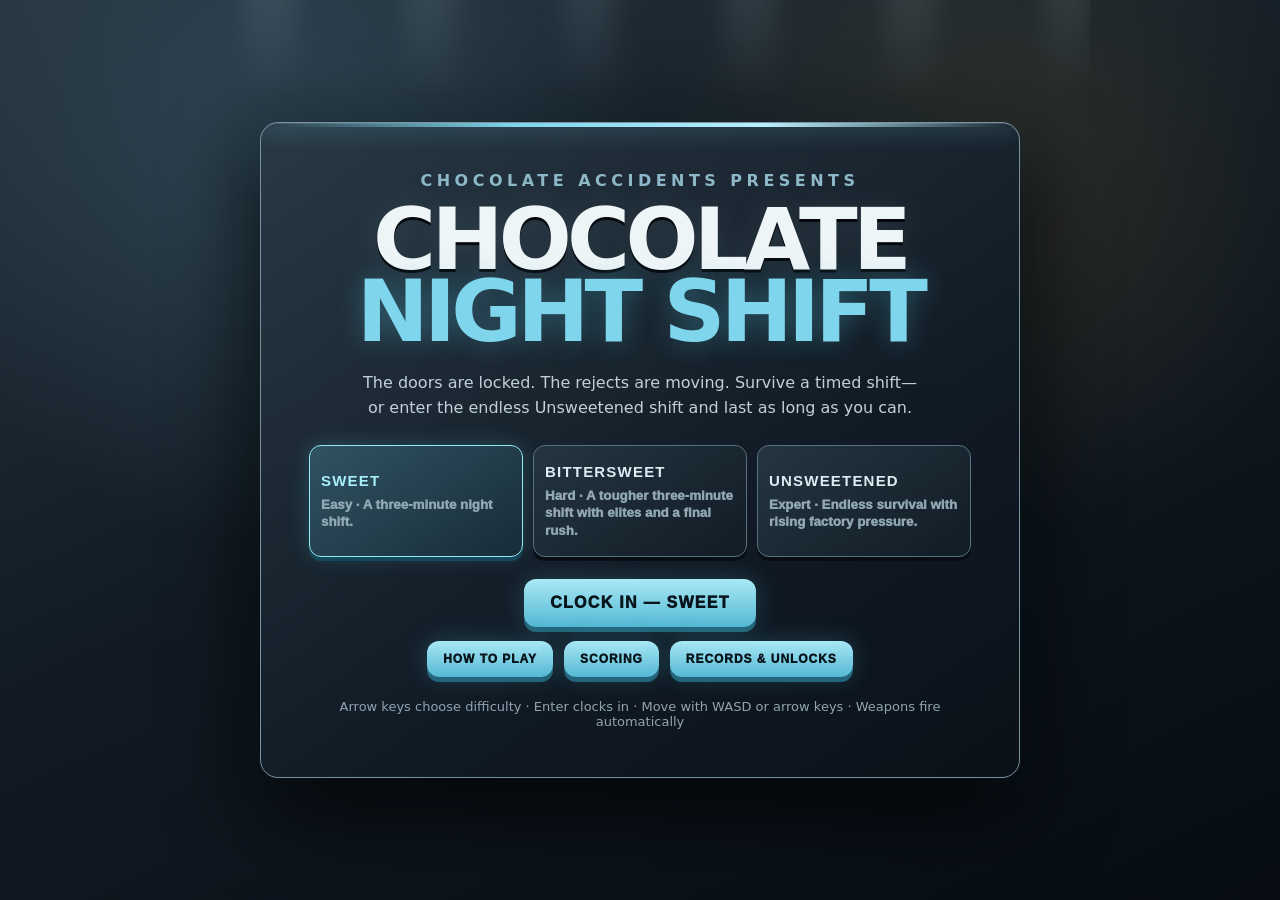
<file: minigames/chocolate-night-shift/index.html>
<!doctype html>
<html lang="en">
<head>
  <meta charset="utf-8" />
  <meta name="viewport" content="width=device-width,initial-scale=1,maximum-scale=1,user-scalable=no" />
  <title>Chocolate Night Shift</title>
  <style>
    :root{--cream:#f7e8c9;--amber:#ffb229;--red:#bd3939;--brown:#2a1415;--panel:#261719e8;--cyan:#33d8df;--magenta:#ec4d9d;--yellow:#ffd84a}
    *{box-sizing:border-box}html,body{width:100%;height:100%;margin:0;overflow:hidden;background:#120b0d;color:var(--cream);font-family:Inter,ui-sans-serif,system-ui,sans-serif;touch-action:none}
    canvas{display:block;width:100%;height:100%;background:#1a1114}
    #hud{position:fixed;inset:0;pointer-events:none;padding:14px;display:grid;grid-template-columns:1fr auto 1fr;align-items:start;text-shadow:0 2px 3px #000}
    .brand{font-weight:950;text-transform:uppercase;letter-spacing:.08em;font-size:clamp(14px,2vw,22px)}.brand small{display:block;color:var(--amber);font-size:.55em;letter-spacing:.26em}.score-panel{margin-top:10px;padding:8px 10px;width:max-content;min-width:155px;background:#07111ad9;border:1px solid #52717e;border-radius:8px;text-shadow:none}.score-line{display:flex;justify-content:space-between;gap:16px;color:#a9eef9;font:900 13px/1 ui-monospace,monospace}.score-line b{color:#fff;font-size:16px}.quota-line{margin-top:7px;color:#9dafb8;font:800 9px/1.2 ui-monospace,monospace;letter-spacing:.04em}.quota-line.met{color:#82e8a0}.quota-progress{height:4px;margin-top:4px;border-radius:4px;background:#18313d;overflow:hidden}.quota-progress i{display:block;height:100%;width:0;background:#65d5e8;transition:width .2s}
    #timer{font:900 clamp(22px,4vw,38px)/1 ui-monospace,monospace;background:#1a0f11cc;border:1px solid #805148;padding:9px 15px;border-radius:12px}
    #chainHud{position:fixed;left:50%;top:72px;transform:translateX(-50%);z-index:4;width:min(290px,70vw);pointer-events:none;text-align:center;text-transform:uppercase;text-shadow:0 3px 12px #000}.chain-count{font-weight:950;font-size:clamp(18px,3vw,28px);letter-spacing:.08em;color:#89e8f5}.chain-multiplier{display:inline-block;margin-top:3px;padding:4px 9px;border:1px solid #5cb7c8;border-radius:999px;background:#07131cdb;color:#a9eff8;font:900 12px/1 ui-monospace,monospace}.chain-timer{height:6px;margin-top:7px;border:1px solid #5c7884;border-radius:7px;background:#07131c;overflow:hidden}.chain-timer i{display:block;height:100%;width:100%;background:#66dbea;transition:width .08s linear}.chain-warm .chain-count,.chain-warm .chain-multiplier{color:#ffe17a}.chain-warm .chain-timer i{background:#f2ce54}.chain-hot .chain-count,.chain-hot .chain-multiplier{color:#ffbd61}.chain-hot .chain-timer i{background:#f49a3f}.chain-max .chain-count,.chain-max .chain-multiplier{color:#ff78c3}.chain-max .chain-timer i{background:linear-gradient(90deg,#ff66bd,#62e4f1)}
    #effectHud{position:fixed;z-index:4;top:122px;right:18px;padding:8px 12px;border:1px solid #d9b84e;border-radius:9px;background:#09141de8;color:#ffe582;font:900 12px/1 system-ui;text-transform:uppercase;box-shadow:0 0 16px #e4bd4238}
    #pickupFeed{position:fixed;z-index:4;top:164px;right:18px;width:min(250px,42vw);display:flex;flex-direction:column;gap:7px;pointer-events:none}.pickup-note{display:grid;grid-template-columns:42px 1fr;align-items:center;gap:8px;min-height:48px;padding:4px 10px 4px 5px;border:1px solid #56717e;border-radius:10px;background:#07131ceb;box-shadow:0 5px 18px #0009;animation:pickupIn .18s ease-out,pickupOut .35s 3.45s forwards}.pickup-note img{width:42px;height:42px;object-fit:contain}.pickup-note b{display:block;color:#f2fbfd;font-size:11px;text-transform:uppercase;letter-spacing:.04em}.pickup-note small{display:block;color:#b9cbd2;font-size:10px;line-height:1.25}@keyframes pickupIn{from{opacity:0;transform:translateX(25px)}to{opacity:1;transform:none}}@keyframes pickupOut{to{opacity:0;transform:translateX(18px)}}
    #stats{justify-self:end;text-align:right;font-weight:800}.meter{margin:6px 0 9px}.meter-label{display:flex;justify-content:space-between;align-items:center;gap:14px;font-size:10px;letter-spacing:.13em;text-transform:uppercase;margin-bottom:3px}.meter-label b{font-size:11px}.meter-label span:last-child{font:800 10px/1 ui-monospace,monospace;letter-spacing:.03em}.bar{width:min(30vw,260px);overflow:hidden}.fill{height:100%;transition:width .2s}.health-meter .meter-label{color:#ffd8d8}.health-meter .bar{height:16px;border:2px solid #ffd3d7;background:#310d15;border-radius:5px;box-shadow:0 0 0 1px #691d2a,0 2px 8px #000b}.hp{background:repeating-linear-gradient(135deg,#bd263d 0 10px,#ec5362 10px 20px);box-shadow:inset 0 1px #ffb3b8}.xp-meter .meter-label{color:#a9f4ff}.xp-meter .bar{height:10px;border:1px solid #a9f4ff;background:#071e2a;border-radius:10px;box-shadow:0 0 0 1px #1c6f82,0 0 10px #35d6ed33}.xp{background:linear-gradient(90deg,#1fb8d0,#74ecff);box-shadow:0 0 10px #62eaff}
    #start,#level,#end,#pauseMenu{position:fixed;inset:0;display:flex;align-items:center;justify-content:center;background:radial-gradient(circle at 50% 35%,#632b27dd,#110a0df5);padding:20px;z-index:5}
    .cardbox{width:min(760px,100%);border:1px solid #a27055;background:linear-gradient(145deg,#32191cf3,#180e11f8);border-radius:24px;padding:clamp(22px,5vw,48px);box-shadow:0 20px 80px #000b,inset 0 1px #ffffff18;text-align:center}
    #start{isolation:isolate;overflow:hidden;background:radial-gradient(circle at 22% 18%,#4f7f9638 0 8%,transparent 31%),radial-gradient(circle at 78% 20%,#8e723128 0 7%,transparent 29%),linear-gradient(155deg,#26343f 0%,#111a23 48%,#070c13 100%)}
    #start::before{content:"";position:absolute;inset:0;z-index:-2;background:linear-gradient(90deg,transparent 49.7%,#7691a011 50%,transparent 50.3%),linear-gradient(0deg,transparent 49.7%,#7691a00e 50%,transparent 50.3%);background-size:112px 112px;transform:perspective(700px) rotateX(58deg) scale(1.65) translateY(17%);transform-origin:center bottom;opacity:.7}
    #start::after{content:"";position:absolute;z-index:-1;width:min(900px,90vw);height:190px;left:50%;top:-88px;transform:translateX(-50%);background:repeating-linear-gradient(90deg,transparent 0 54px,#d5edf660 55px 105px,transparent 106px 160px);filter:blur(13px);opacity:.43;mask-image:linear-gradient(#000,transparent)}
    #start .cardbox{position:relative;border:1px solid #7992a0;background:linear-gradient(145deg,#293945f2,#111b25f8 62%,#0a1119fa);box-shadow:0 28px 90px #000d,0 0 45px #4fa9ca18,inset 0 1px #e5f7ff24;border-radius:18px;overflow:hidden}
    #start .cardbox::before{content:"";position:absolute;left:0;right:0;top:0;height:4px;background:linear-gradient(90deg,#7fd5eb00,#7fd5eb,#b9efff,#7fd5eb00);box-shadow:0 0 22px #7fd5ebaa}
    #start .kicker{color:#8eb8c9}#start h1{color:#eef5f7;text-shadow:0 3px 0 #05090e,0 0 32px #a9d7e41f}#start h1 span{color:#7fd5eb;text-shadow:0 0 26px #51bad75c}#start .story{color:#c1d0d8}#start .controls{color:#8fa5b0}
    #start button{background:linear-gradient(#a8e8f5,#54b8d3);color:#07141b;box-shadow:0 5px 0 #23657a,0 0 24px #56c8e63b}#start button:active{box-shadow:0 1px 0 #23657a}
    .difficulty-grid{display:grid;grid-template-columns:repeat(3,1fr);gap:10px;margin:22px 0}.difficulty{min-height:112px;padding:14px 11px;text-align:left;background:linear-gradient(145deg,#243541,#111c25)!important;border:1px solid #58717e!important;color:#dcecf2!important;box-shadow:0 4px 0 #080e13!important;letter-spacing:0!important;text-transform:none!important}.difficulty b{display:block;text-transform:uppercase;letter-spacing:.08em;font-size:15px}.difficulty small{display:block;margin-top:7px;color:#91a8b3;line-height:1.3}.difficulty.selected{border-color:#94e8f8!important;background:linear-gradient(145deg,#315262,#172c38)!important;box-shadow:0 4px 0 #15485a,0 0 20px #60d5eb36!important}.difficulty.selected b{color:#a8effb}.difficulty:disabled{opacity:.42;cursor:not-allowed;filter:grayscale(.5)}.difficulty:disabled::after{content:"Coming Soon";display:block;margin-top:8px;color:#b6c1c6;text-transform:uppercase;font-size:9px;letter-spacing:.12em}.difficulty:active{transform:none!important}
    #level,#end{background:radial-gradient(circle at 50% 35%,#3b60755c,#050a11ed);backdrop-filter:blur(5px)}
    #level .cardbox,#end .cardbox{position:relative;border:1px solid #738c99;background:linear-gradient(145deg,#293944f5,#111b24fa 64%,#091018fc);border-radius:18px;box-shadow:0 28px 90px #000d,0 0 40px #4ca9c51a,inset 0 1px #e6f8ff20;overflow:hidden}#end .cardbox{max-height:92vh;overflow:auto}
    #level .cardbox::before,#end .cardbox::before{content:"";position:absolute;left:0;right:0;top:0;height:3px;background:linear-gradient(90deg,#69cbe400,#69cbe4,#c0f3ff,#69cbe400);box-shadow:0 0 18px #62cde6a6}
    #level .upgrade-title,#end h1{color:#eff7fa;text-shadow:0 2px #04080d}#end h1 span{color:#7fd5eb}#level .sub,#end .story{color:#bdcdd5}#end .kicker{color:#89b7ca}
    #level .choice{background:linear-gradient(145deg,#263c49,#14232e);border:1px solid #607e8d;box-shadow:0 7px 0 #070d12;color:#eaf4f7}#level .choice:hover{border-color:#83dff2;box-shadow:0 7px 0 #070d12,0 0 18px #5bcce538}#level .choice.selected{border-color:#9cecff;outline:3px solid #68d8ef;outline-offset:3px;transform:translateY(-4px);box-shadow:0 9px 0 #070d12,0 0 28px #5bdcf080;background:linear-gradient(145deg,#315267,#172f3e)}#level .choice.selected b{color:#c8f7ff}#level .choice b{color:#88def0}#level .choice small{color:#afc3cc}.upgrade-controls{margin:18px auto 0;max-width:520px;color:#c5d6dd;font-size:12px;font-weight:800;letter-spacing:.03em}.upgrade-controls strong{color:#9cecff}.hold-track{height:8px;margin-top:9px;border:1px solid #557482;border-radius:8px;background:#07131b;overflow:hidden}.hold-track i{display:block;width:0;height:100%;background:linear-gradient(90deg,#55c9e1,#b7f4ff);box-shadow:0 0 12px #75e7ff;transition:width .05s linear}.level-actions{display:flex;justify-content:center;margin-top:18px}.reroll{padding:11px 18px!important;font-size:12px!important;background:linear-gradient(#8599a3,#536772)!important;color:#f1f7f9!important;box-shadow:0 4px 0 #253640!important}.reroll:disabled{opacity:.4;cursor:not-allowed}
    #end .report div{background:#0b151e;border:1px solid #496877}#end .report b{color:#8be2f2}#end .report small{color:#93aab5}#level button,#end button{background:linear-gradient(#a8e8f5,#54b8d3);color:#07141b;box-shadow:0 5px 0 #23657a}#level button:active,#end button:active{box-shadow:0 1px 0 #23657a}
    h1{font-size:clamp(42px,9vw,86px);line-height:.84;margin:0;text-transform:uppercase;letter-spacing:-.055em;color:#fff1cc}h1 span{display:block;color:var(--amber)}
    .kicker{text-transform:uppercase;letter-spacing:.28em;color:#d98f73;font-weight:900;margin-bottom:13px}.story{max-width:560px;margin:24px auto;color:#e5cdb6;line-height:1.55}.report{display:grid;grid-template-columns:repeat(4,1fr);gap:10px;margin:24px 0}#end .report{grid-template-columns:repeat(3,1fr)}.report div{background:#180e11;border:1px solid #70473f;border-radius:12px;padding:13px 7px}.report b{display:block;color:#ffca58;font-size:24px}.report small{text-transform:uppercase;letter-spacing:.08em;color:#bda395;font-size:10px}
    button{border:0;border-radius:12px;background:linear-gradient(#ffd467,#e99822);color:#30150f;font-weight:950;text-transform:uppercase;letter-spacing:.08em;padding:15px 26px;font-size:16px;box-shadow:0 5px 0 #8d4817;cursor:pointer}button:active{transform:translateY(4px);box-shadow:0 1px 0 #8d4817}.welcome-actions,.end-actions{display:flex;justify-content:center;gap:11px;flex-wrap:wrap;margin-top:14px}.welcome-actions button,.end-actions button{font-size:12px;padding:11px 16px}.welcome-actions .secondary{background:linear-gradient(#718894,#485e69);color:#eff8fa;box-shadow:0 5px 0 #263943}.end-actions{margin-top:0}
    .controls{margin-top:22px;color:#bda395;font-size:13px}.hidden{display:none!important}
    #level{background:radial-gradient(circle at 50% 35%,#3b60755c,#050a11ed)}.upgrade-title{margin:0 0 8px;font-size:clamp(26px,5vw,46px)}.sub{color:#d5b99f;margin-bottom:20px}.choices{display:grid;grid-template-columns:repeat(3,1fr);gap:12px}.choice{min-height:180px;text-align:left;background:linear-gradient(145deg,#452227,#251418);border:1px solid #89584b;box-shadow:0 7px 0 #10090b;color:#f8e6c8;padding:18px;letter-spacing:0;text-transform:none}.choice:hover{border-color:#ffcb58;transform:translateY(-2px)}.choice b{display:block;color:#ffca58;text-transform:uppercase;letter-spacing:.05em;font-size:17px;margin:9px 0}.choice .icon{font-size:30px}.choice small{color:#cdb09b;line-height:1.4;display:block}
    #message{position:fixed;left:50%;top:24%;transform:translate(-50%,-50%);font-weight:950;text-transform:uppercase;letter-spacing:.12em;color:#ffd46b;font-size:clamp(22px,5vw,42px);text-shadow:0 4px 15px #000;opacity:0;pointer-events:none;transition:opacity .25s;z-index:3;text-align:center}
    #joystick{position:fixed;left:22px;bottom:22px;width:126px;height:126px;border-radius:50%;background:#f1dbc21c;border:2px solid #f7dcb04a;display:none;z-index:2}.stick{position:absolute;width:54px;height:54px;border-radius:50%;background:#f5c56f99;left:34px;top:34px;border:2px solid #fff7}
    #pause{position:fixed;right:16px;bottom:18px;z-index:3;padding:11px 14px;pointer-events:auto;display:block}
    #pauseMenu{z-index:6;background:#080c1370;backdrop-filter:blur(2px)}.pausebox{width:min(500px,100%);border:1px solid #71818c;background:linear-gradient(145deg,#263039f5,#11171df8);border-radius:22px;padding:30px;box-shadow:0 22px 80px #000d;text-align:center}.pausebox h2{font-size:clamp(30px,7vw,48px);margin:0 0 8px;text-transform:uppercase}.brightness-setting{margin:26px 0 22px;text-align:left;background:#0c1218b8;border:1px solid #52616b;border-radius:15px;padding:18px}.brightness-heading{display:flex;justify-content:space-between;gap:12px;font-weight:900;text-transform:uppercase;letter-spacing:.07em;margin-bottom:13px}.brightness-heading output{color:#8dd8ee}.brightness-setting input{width:100%;accent-color:#75cbe5}.range-labels{display:flex;justify-content:space-between;color:#9eb0ba;font-size:11px;text-transform:uppercase;margin-top:7px}.pause-actions{display:grid;grid-template-columns:repeat(2,minmax(0,1fr));gap:12px;margin-top:24px}.pause-actions button{width:100%;min-height:56px;padding:12px 14px;font-size:12px;line-height:1.2}.pause-actions .wide{grid-column:1/-1}.pause-option{background:linear-gradient(#7d929d,#506570);color:#f5f8f9;box-shadow:0 5px 0 #273943}.pause-primary{background:linear-gradient(#a8e8f5,#54b8d3);color:#07141b;box-shadow:0 5px 0 #23657a}.secondary{background:linear-gradient(#7d8f99,#52636d);color:#f5f0df;box-shadow:0 5px 0 #27343b}
    #infoModal{position:fixed;inset:0;z-index:8;display:flex;align-items:center;justify-content:center;padding:20px;background:#02070ddd;backdrop-filter:blur(7px)}.infobox{width:min(780px,100%);max-height:90vh;overflow:auto;text-align:left;border:1px solid #7494a3;border-radius:18px;background:linear-gradient(145deg,#263944,#0c151e);box-shadow:0 25px 90px #000;padding:clamp(22px,5vw,40px)}.infobox h2{margin:0;color:#b7f2ff;text-transform:uppercase;font-size:clamp(28px,6vw,46px);line-height:1}.info-intro{color:#bdcdd5;line-height:1.5}.info-grid{display:grid;grid-template-columns:repeat(2,1fr);gap:12px;margin:20px 0}.info-section{border:1px solid #415f6d;border-radius:12px;background:#08131b;padding:15px}.info-section h3{margin:0 0 9px;color:#82deef;text-transform:uppercase;font-size:13px;letter-spacing:.08em}.info-section p,.info-section li{color:#c5d2d8;font-size:13px;line-height:1.45}.info-section p{margin:6px 0}.info-section ul{margin:6px 0;padding-left:18px}.ring-key{display:grid;grid-template-columns:auto 1fr;gap:12px;align-items:center;margin:11px 0}.ring-demo{width:38px;height:38px;border:4px solid;border-radius:50%;box-sizing:border-box}.ring-demo.orange{border-color:#ffb14f;box-shadow:0 0 12px #ffb14f}.ring-demo.purple{border-color:#a879ff;box-shadow:0 0 14px #a879ff}.ring-key b{display:block;color:#f2f8fa;font-size:13px}.ring-key small{color:#aebfc7;line-height:1.35}.pickup-guide{display:grid;grid-template-columns:repeat(3,1fr);gap:9px}.pickup-guide div{padding:8px;border:1px solid #294451;border-radius:9px;text-align:center}.pickup-guide img{display:block;width:55px;height:55px;object-fit:contain;margin:auto}.pickup-guide b{display:block;color:#f4fbfd;font-size:11px}.pickup-guide small{color:#aebfc7;font-size:10px;line-height:1.25}.score-table{width:100%;border-collapse:collapse;font-size:12px;color:#c9d8de}.score-table th,.score-table td{padding:7px;border-bottom:1px solid #294451;text-align:left}.score-table th{color:#85e0ef;text-transform:uppercase;font-size:10px}.score-table td:first-child{font-weight:900;color:#f1f8fa}.info-close{display:block;margin:8px auto 0}
    @media(pointer:coarse),(max-width:700px){#joystick{display:block}.choices,.info-grid{grid-template-columns:1fr}.choice{min-height:105px}.cardbox{max-height:92vh;overflow:auto}#stats{font-size:12px}.bar{width:28vw}.brand{max-width:34vw}.score-panel{min-width:0;width:34vw;padding:6px}.score-line{font-size:9px}.score-line b{font-size:12px}.quota-line{font-size:7px}#chainHud{top:66px;width:52vw}.chain-count{font-size:15px}.chain-multiplier{font-size:9px}.report,#end .report{grid-template-columns:repeat(2,1fr)}.difficulty-grid{grid-template-columns:1fr}.difficulty{min-height:80px}.pause-actions{grid-template-columns:1fr}.pause-actions .wide{grid-column:auto}}
    @media(max-width:520px){.pickup-guide{grid-template-columns:repeat(2,1fr)}#effectHud{top:112px;right:8px;font-size:10px}#pickupFeed{top:148px;right:8px;width:min(210px,55vw)}.pickup-note{grid-template-columns:34px 1fr;min-height:40px}.pickup-note img{width:34px;height:34px}}
  </style>
</head>
<body>
  <canvas id="game"></canvas>
  <div id="hud" class="hidden"><div class="brand">Chocolate <small>Night Shift</small><div class="score-panel"><div class="score-line"><span>Score</span><b id="scoreText">0</b></div><div id="quotaText" class="quota-line">Quota 0 / 10 · 0:30</div><div class="quota-progress"><i id="quotaFill"></i></div></div></div><div id="timer">03:00</div><div id="stats"><div id="levelText">LEVEL 1</div><div class="meter health-meter"><div class="meter-label"><b>♥ Health</b><span id="hpText">100 / 100</span></div><div class="bar"><div id="hpFill" class="fill hp" style="width:100%"></div></div></div><div class="meter xp-meter"><div class="meter-label"><b>✦ Experience</b><span id="xpText">0 / 8</span></div><div class="bar"><div id="xpFill" class="fill xp" style="width:0%"></div></div></div><div id="kills">0 REJECTS</div></div></div>
  <div id="chainHud" class="hidden"><div id="chainCount" class="chain-count">2 Kill Chain</div><div id="chainMultiplier" class="chain-multiplier">×1 Score</div><div class="chain-timer"><i id="chainFill"></i></div></div>
  <div id="effectHud" class="hidden">⚡ Espresso Boost · 8.0s</div>
  <div id="pickupFeed" aria-live="polite" aria-label="Collected power-ups"></div>
  <div id="message"></div>
  <div id="start"><div class="cardbox"><div class="kicker">Chocolate Accidents presents</div><h1>Chocolate <span>Night Shift</span></h1><p class="story">The doors are locked. The rejects are moving. Survive a timed shift—or enter the endless Unsweetened shift and last as long as you can.</p><div class="difficulty-grid" aria-label="Difficulty"><button class="difficulty selected" data-mode="sweet"><b>Sweet</b><small>Easy · A three-minute night shift.</small></button><button class="difficulty" data-mode="bittersweet"><b>Bittersweet</b><small>Hard · A tougher three-minute shift with elites and a final rush.</small></button><button class="difficulty" data-mode="unsweetened"><b>Unsweetened</b><small>Expert · Endless survival with rising factory pressure.</small></button></div><button id="clockIn">Clock In — Sweet</button><div class="welcome-actions"><button id="howToPlay" class="secondary">How to Play</button><button id="welcomeScoring" class="secondary">Scoring</button><button id="progressButton" class="secondary">Records & Unlocks</button></div><div class="controls">Arrow keys choose difficulty · Enter clocks in · Move with WASD or arrow keys · Weapons fire automatically</div></div></div>
  <div id="level" class="hidden"><div class="cardbox"><h2 class="upgrade-title">Management Approved an Upgrade</h2><div class="sub">Choose responsibly. This decision will be used against you.</div><div id="choices" class="choices"></div><div class="upgrade-controls"><div id="holdInstruction">Use <strong>Left / Right</strong> to highlight · Press <strong>Enter</strong> or hold <strong>Up for 1 second</strong> to select</div><div class="hold-track" aria-hidden="true"><i id="holdFill"></i></div></div><div class="level-actions"><button id="reroll" class="reroll hidden">Reroll Options · 1 Left</button></div></div></div>
  <div id="end" class="hidden"><div class="cardbox"><div class="kicker" id="endKicker">Shift Report</div><h1 id="endTitle">Clocked <span>Out</span></h1><div id="report" class="report"></div><p id="endText" class="story"></p><div id="detailedReport" class="info-section"></div><div class="end-actions"><button id="restart">Work Another Shift</button><button id="endScoring" class="secondary">Score Explanation</button></div></div></div>
  <div id="pauseMenu" class="hidden"><div class="pausebox"><div id="pauseMain"><div class="kicker">Shift Paused</div><h2>Night Shift Paused</h2><div class="sub">Take a breath. The rejects will wait. Press Enter to resume.</div><div class="pause-actions"><button id="resume" class="pause-primary">Resume Shift</button><button id="openBrightness" class="pause-option">Brightness Settings</button><button id="restartShift" class="pause-option">Restart Shift</button><button id="homeScreen" class="pause-option">Return to Home Screen</button></div></div><div id="brightnessPanel" class="hidden"><div class="kicker">Pause Settings</div><h2>Brightness</h2><div class="sub">Adjust room visibility without changing the HUD.</div><div class="brightness-setting"><div class="brightness-heading"><label for="brightness">Screen Brightness</label><output id="brightnessValue">100%</output></div><input id="brightness" type="range" min="70" max="150" step="5" value="100"><div class="range-labels"><span>Darker</span><span>Normal</span><span>Brighter</span></div></div><div class="pause-actions"><button id="backFromBrightness" class="pause-primary">Back to Pause Menu</button><button id="normalBrightness" class="pause-option">Reset to Normal</button></div></div></div></div>
  <div id="infoModal" class="hidden" role="dialog" aria-modal="true" aria-labelledby="infoTitle"><div class="infobox"><div class="kicker">Employee Handbook</div><h2 id="infoTitle">How to Play</h2><div id="infoBody"></div><button id="resetProgress" class="secondary hidden">Reset Unlocks & Records</button><button id="closeInfo" class="info-close">Close</button></div></div>
  <div id="joystick"><div class="stick"></div></div><button id="pause" class="hidden">Pause</button>
<script>
(() => {
  const cvs=document.querySelector('#game'),ctx=cvs.getContext('2d'); let W,H,dpr;
  const $=s=>document.querySelector(s), hud=$('#hud'), levelUI=$('#level'), startUI=$('#start'), endUI=$('#end');
  let running=false,paused=false,last=0,time=0,spawnClock=0,shotClock=0,whipClock=0,splashClock=0,shake=0,messageT=0,nextWave=1,lastPressureMinute=2,brightness=1,selectedMode='sweet',rerolls=0,eliteClock=0,lastOffered=[],currentOptions=[],selectedUpgradeIndex=0,upgradeHoldArmed=true,upgradeHoldStart=0,upgradeHoldToken=0,suppressUpUntilRelease=false,score=0,chainKills=0,chainTime=0,chainWindow=4,quotaKills=0,quotaClock=30,quotaIndex=0,quotaSuccess=0;
  let player,enemies,shots,enemyShots,gems,pickups,particles,vents,puddles,hazards,containment,floats,kills,damageDone,damageTaken,level,xp,xpNeed,upgrades,floorPattern,ceilingLights,keys={},killStats,weaponDamage,highestChain,highestMultiplier,miniBossesDefeated,combatClock,antiKite,nextHazard,nextContainment,nextBoss,activeBoss,phaseIndex,dashClock,dashCooldown,speedBoost,barrierHits,evolutions,progress,audioCtx,pickupNotifications=[];
  const world={w:2600,h:1800},mobScale=.7; const colors=['#33d8df','#ec4d9d','#ffd84a','#181416','#65e36e','#a879ff'];
  const maxLevels={marks:5,cannon:5,whip:5,splash:5,whipRange:3,whipWidth:3,whipStrike:2,shoes:5,dash:3,armor:4,regen:4,barrier:3,espresso:5,recipe:5,sample:4,snack:4,chain:3,multiplier:3,quota:3};
  const loadSprite=src=>{let img=new Image();img.src=src;return img};
  const pickupSprites={health:loadSprite('assets/pickup_health.png'),magnet:loadSprite('assets/pickup_magnet.png'),speed:loadSprite('assets/pickup_speed.png'),score:loadSprite('assets/pickup_score.png'),perfect:loadSprite('assets/pickup_perfect.png'),upgrade:loadSprite('assets/pickup_upgrade.png')};
  const pickupNames={health:'First Aid',magnet:'Experience Magnet',speed:'Espresso Boost',score:'Approval Token',perfect:'Perfect Batch',upgrade:'Boss Upgrade'};
  const chrisSprites={
    idle:loadSprite('assets/chris_idle.png'),
    down:['assets/chris_walk1.png','assets/chris_walk2.png'].map(loadSprite),
    up:['assets/chris_away1.png','assets/chris_away2.png'].map(loadSprite),
    left:['assets/chris_left1.png','assets/chris_left2.png','assets/chris_left3.png','assets/chris_left4.png'].map(loadSprite),
    right:['assets/chris_right1.png','assets/chris_right2.png','assets/chris_right3.png','assets/chris_right4.png'].map(loadSprite)
  };
  const enemySprites={
    truffle:{
      idle:loadSprite('assets/rejected_truffle_idle.png'),
      down:['assets/rejected_truffle_fwd1.png','assets/rejected_truffle_fwd2.png'].map(loadSprite),
      up:['assets/rejected_truffle_away1.png','assets/rejected_truffle_away2.png'].map(loadSprite),
      left:['assets/rejected_truffle_left1.png','assets/rejected_truffle_left2.png'].map(loadSprite),
      right:['assets/rejected_truffle_right1.png','assets/rejected_truffle_right2.png'].map(loadSprite)
    },
    gummy:{
      idle:loadSprite('assets/gummy_misprint_idle.png'),
      down:['assets/gummy_misprint_fwd1.png','assets/gummy_misprint_fwd2.png'].map(loadSprite),
      up:['assets/gummy_misprint_away1.png','assets/gummy_misprint_away2.png'].map(loadSprite),
      left:['assets/gummy_misprint_left1.png','assets/gummy_misprint_left2.png'].map(loadSprite),
      right:['assets/gummy_misprint_right1.png','assets/gummy_misprint_right2.png'].map(loadSprite)
    },
    blob:{
      down:['assets/ganache_blob_fwd1.png','assets/ganache_blob_fwd2.png','assets/ganache_blob_fwd3.png','assets/ganache_blob_fwd4.png'].map(loadSprite),
      up:['assets/ganache_blob_away1.png','assets/ganache_blob_away2.png','assets/ganache_blob_away3.png','assets/ganache_blob_away4.png'].map(loadSprite),
      left:['assets/ganache_blob_left1.png','assets/ganache_blob_left2.png','assets/ganache_blob_left3.png','assets/ganache_blob_left4.png'].map(loadSprite),
      right:['assets/ganache_blob_right1.png','assets/ganache_blob_right2.png','assets/ganache_blob_right3.png','assets/ganache_blob_right4.png'].map(loadSprite)
    }
  };
  const floorTileSize=128;
  const floorTiles=['assets/tiles1.png','assets/tiles2.png','assets/tiles3.png','assets/tiles4.png','assets/tiles5.png'].map(loadSprite);
  function resize(){dpr=Math.min(devicePixelRatio||1,2);W=innerWidth;H=innerHeight;cvs.width=W*dpr;cvs.height=H*dpr;ctx.setTransform(dpr,0,0,dpr,0,0)} addEventListener('resize',resize);resize();
  const rnd=(a,b)=>a+Math.random()*(b-a), clamp=(v,a,b)=>Math.max(a,Math.min(b,v));
  const isExpert=()=>selectedMode==='unsweetened',isHardMode=()=>selectedMode!=='sweet',modeName=()=>isExpert()?'Unsweetened':selectedMode==='bittersweet'?'Bittersweet':'Sweet',formatTime=value=>`${Math.floor(value/60)}:${String(Math.floor(value%60)).padStart(2,'0')}`;
  function loadProgress(){let base={best:{sweet:0,bittersweet:0,unsweetened:0},achievements:[],records:{truffle:0,gummy:0,blob:0,ranged:0,boss:0},unlocks:['standard'],palette:'standard',challenge:false};try{return Object.assign(base,JSON.parse(localStorage.getItem('cnsProgressV44'))||{})}catch(e){return base}}
  function tone(freq=440,duration=.08,volume=.025){try{audioCtx=audioCtx||new (window.AudioContext||window.webkitAudioContext)();let o=audioCtx.createOscillator(),g=audioCtx.createGain();o.frequency.value=freq;o.type='triangle';g.gain.setValueAtTime(volume,audioCtx.currentTime);g.gain.exponentialRampToValueAtTime(.0001,audioCtx.currentTime+duration);o.connect(g).connect(audioCtx.destination);o.start();o.stop(audioCtx.currentTime+duration)}catch(e){}}
  function showPickupNotification(type,effect){pickupNotifications.push({type,effect,life:3.8});if(pickupNotifications.length>8)pickupNotifications.shift();renderPickupFeed()}
  function renderPickupFeed(){const feed=$('#pickupFeed');feed.innerHTML=pickupNotifications.map(n=>`<div class="pickup-note"><img src="assets/pickup_${n.type}.png" alt=""><span><b>${pickupNames[n.type]}</b><small>${n.effect}</small></span></div>`).join('')}
  function updatePickupNotifications(dt){if(!pickupNotifications.length)return;let before=pickupNotifications.length;pickupNotifications.forEach(n=>n.life-=dt);pickupNotifications=pickupNotifications.filter(n=>n.life>0);if(pickupNotifications.length!==before)renderPickupFeed()}
  function saveProgress(){try{localStorage.setItem('cnsProgressV44',JSON.stringify(progress))}catch(e){}}
  function unlock(id,label){if(!progress.achievements.includes(id)){progress.achievements.push(id);flash(`Achievement: ${label}`);saveProgress()}}
  function expertPhase(){return time<180?0:time<360?1:time<540?2:3}
  function evolutionName(){return evolutions.cyclone?'Ribbon Cyclone':evolutions.sweep?'Factory Sweep':evolutions.barrier?'Tempered Barrier':''}
  function reset(){
    pickupNotifications=[];$('#pickupFeed').innerHTML='';
    progress=loadProgress();player={x:world.w/2,y:world.h/2,r:15.3,hp:100,maxHp:100,speed:235,ifr:0,pickup:85,damage:1,direction:'down',moving:false};
    enemies=[];shots=[];enemyShots=[];gems=[];pickups=[];particles=[];vents=[];puddles=[];hazards=[];containment=null;floats=[];suppressUpUntilRelease=false;kills=0;damageDone=0;damageTaken=0;killStats={truffle:0,gummy:0,blob:0,ranged:0,boss:0};weaponDamage={marks:0,cannon:0,whip:0,splash:0};highestChain=0;highestMultiplier=1;miniBossesDefeated=0;combatClock=0;antiKite=0;nextHazard=210;nextContainment=145;nextBoss=rnd(190,250);activeBoss=null;phaseIndex=0;dashClock=0;dashCooldown=0;speedBoost=0;barrierHits=0;evolutions={cyclone:false,sweep:false,barrier:false};level=1;xp=0;xpNeed=8;time=0;spawnClock=0;shotClock=0;whipClock=1;splashClock=2;nextWave=1;lastPressureMinute=2;rerolls=isHardMode()?1:0;eliteClock=isExpert()?32:38;lastOffered=[];currentOptions=[];score=0;chainKills=0;chainTime=0;chainWindow=4;quotaKills=0;quotaClock=30;quotaIndex=0;quotaSuccess=0;$('#chainHud').classList.add('hidden');
    upgrades={marks:1,cannon:0,whip:0,splash:0,whipRange:0,whipWidth:0,whipStrike:0,shoes:0,dash:0,armor:0,regen:0,barrier:0,espresso:0,recipe:0,sample:0,snack:0,chain:0,multiplier:0,quota:0};
    const floorCols=Math.ceil(world.w/floorTileSize),floorRows=Math.ceil(world.h/floorTileSize);
    floorPattern=Array.from({length:floorCols*floorRows},()=>Math.floor(Math.random()*floorTiles.length));
    ceilingLights=Array.from({length:16},()=>({type:'normal',base:rnd(.72,1.04),phase:rnd(0,Math.PI*2),speed:rnd(.35,.8),next:0,flicker:0,flickerLevel:1,glitchTime:0,toggle:0,on:true}));
    const lightOrder=Array.from({length:16},(_,i)=>i).sort(()=>Math.random()-.5),flickerRanges=[[2.2,4.1],[3.8,6.7],[6.2,10.5]];
    lightOrder.slice(0,3).forEach((index,i)=>Object.assign(ceilingLights[index],{type:'flicker',interval:flickerRanges[i],next:rnd(...flickerRanges[i])}));
    Object.assign(ceilingLights[lightOrder[3]],{type:'glitch',next:rnd(4.5,8.5)});
    for(let row=0;row<3;row++)for(let col=0;col<3;col++)vents.push({x:(col+1)*world.w/4,y:(row+1)*world.h/4,t:rnd(2,9),enemyTick:0});
    $('#reroll').classList.toggle('hidden',!isHardMode());$('#reroll').disabled=rerolls<=0;$('#reroll').textContent=`Reroll Options · ${rerolls} Left`;
    updateHud();
  }
  function begin(){reset();startUI.classList.add('hidden');endUI.classList.add('hidden');$('#pauseMenu').classList.add('hidden');hud.classList.remove('hidden');$('#pause').classList.remove('hidden');running=true;paused=false;$('#pause').textContent='Pause';last=performance.now();requestAnimationFrame(loop);}
  function spawn(forcedType='',interceptor=false){
    const a=Math.random()*Math.PI*2,dist=interceptor?rnd(330,470):Math.max(W,H)*.68+100,lead=interceptor?150:0,cx=player.x+Math.cos(a)*dist+(player.moving?(player.direction==='right'?lead:player.direction==='left'?-lead:0):0),cy=player.y+Math.sin(a)*dist+(player.moving?(player.direction==='down'?lead:player.direction==='up'?-lead:0):0);
    let type=forcedType||'truffle';if(!forcedType){if(time>65&&Math.random()<.34)type='gummy';if(time>120&&Math.random()<.22)type='blob';if(isExpert()&&time>185&&Math.random()<.12)type='ranged'}
    let data=type==='gummy'?{r:11,hp:8,s:112,c:'#db314d'}:type==='blob'?{r:27,hp:58,s:35,c:'#6f351f'}:type==='ranged'?{r:14,hp:32,s:48,c:'#3d8da1'}:{r:12.75,hp:20,s:54,c:'#432017'},elite=isHardMode()&&time>35&&eliteClock<=0&&!forcedType;data.r*=mobScale;
    if(isHardMode()){data={...data,hp:Math.ceil(data.hp*1.25),s:data.s*1.08};if(isExpert()){let minute=Math.floor(time/60);data.hp=Math.ceil(data.hp*(1+minute*.12));data.s*=Math.min(1.45,1+minute*.05)}if(elite){data.r*=1.22;data.hp=Math.ceil(data.hp*2.4);data.s*=1.12;let pressure=isExpert()?Math.floor(time/60):0,center=Math.max(11,27-pressure*1.8);eliteClock=rnd(center*.82,center*1.18)}}
    enemies.push({x:clamp(cx,30,world.w-30),y:clamp(cy,30,world.h-30),type,...data,max:data.hp,hit:0,vx:0,vy:0,direction:'down',animOffset:Math.random()*2,elite,age:0,ability:rnd(.8,2.2),puddleClock:rnd(2.5,4),interceptor});
  }
  function spawnBoss(){let minute=Math.floor(time/60),hp=850*(1+minute*.18);activeBoss={x:clamp(player.x+rnd(-500,500),100,world.w-100),y:clamp(player.y+rnd(-500,500),100,world.h-100),type:'boss',name:['The Seized Depositor','Boiler Bloom','The Night Foreman'][miniBossesDefeated%3],r:42,hp,max:hp,s:48+minute*2,c:'#b4559a',hit:0,vx:0,vy:0,direction:'down',animOffset:0,elite:true,age:0,ability:2,puddleClock:3};enemies.push(activeBoss);tone(120,.35,.05);flash(`MINI-BOSS: ${activeBoss.name}`)}
  function startHazard(){let x=clamp(player.x+rnd(-360,360),140,world.w-140),y=clamp(player.y+rnd(-260,260),140,world.h-140);hazards.push({x,y,r:rnd(90,135),warn:2.2,life:5,tick:0});flash('Warning: floor overload incoming')}
  function startContainment(){containment={x:clamp(player.x+rnd(-220,220),150,world.w-150),y:clamp(player.y+rnd(-220,220),150,world.h-150),r:115,warn:2,life:10,held:0};flash('Containment zone: stand inside for a reward')}
  function fire(){if(!upgrades.cannon||!enemies.length)return;let target=enemies[0],best=1e9;for(const e of enemies){let d=(e.x-player.x)**2+(e.y-player.y)**2;if(d<best){best=d;target=e}}let a=Math.atan2(target.y-player.y,target.x-player.x),n=upgrades.cannon>=4?2:1;for(let i=0;i<n;i++){let aa=a+(i-(n-1)/2)*.16;shots.push({x:player.x,y:player.y,vx:Math.cos(aa)*520,vy:Math.sin(aa)*520,r:6+upgrades.cannon,life:1.35,d:11+upgrades.cannon*5})}}
  function quotaTarget(){if(isExpert())return Math.min(40,14+quotaIndex*3);return(selectedMode==='bittersweet'?12:8)+quotaIndex*(selectedMode==='bittersweet'?4:3)}
  function chainMultiplier(){let base=chainKills>=20?2:chainKills>=10?1.5:chainKills>=5?1.25:1;return base+upgrades.multiplier*.1}
  function awardKill(e){combatClock=0;antiKite=Math.max(0,antiKite-2);chainKills=chainTime>0?chainKills+1:1;let multiplier=chainMultiplier(),base=e.type==='boss'?350:e.elite?100:e.type==='ranged'?35:e.type==='blob'?40:e.type==='gummy'?20:10;if(isHardMode())base=Math.round(base*1.5);let points=Math.round(base*multiplier);score+=points;quotaKills++;chainWindow=(multiplier>=2?5:4)+upgrades.chain*.8;chainTime=chainWindow;highestChain=Math.max(highestChain,chainKills);highestMultiplier=Math.max(highestMultiplier,multiplier);killStats[e.type]=(killStats[e.type]||0)+1;floats.push({x:e.x,y:e.y-25,text:`+${points}${e.elite?' ELITE':''}`,life:1,score:true,c:e.elite?'#c9a7ff':multiplier>=2?'#ff78c3':'#8fe9f5'})}
  function completeQuota(){let target=quotaTarget(),met=quotaKills>=target,reward=100+upgrades.quota*50;if(met){score+=reward;quotaSuccess++;flash(`Production quota met: +${reward}`)}else flash('Production quota missed');quotaIndex++;quotaKills=0;quotaClock=30}
  function dropPickup(e){if(e.type==='boss'){pickups.push({x:e.x,y:e.y,type:'upgrade',r:15});return}let roll=Math.random();if(roll<.025)pickups.push({x:e.x,y:e.y,type:'health',r:11});else if(roll<.04)pickups.push({x:e.x,y:e.y,type:'magnet',r:11});else if(roll<.055)pickups.push({x:e.x,y:e.y,type:'speed',r:11});else if(roll<.08)pickups.push({x:e.x,y:e.y,type:'score',r:11});else if(roll<.086)pickups.push({x:e.x,y:e.y,type:'perfect',r:13})}
  function hurtEnemy(e,d,kx=0,ky=0,source='marks'){let dealt=Math.min(e.hp,Math.round(source==='vent'?d:d*player.damage));e.hp-=dealt;damageDone+=dealt;if(source in weaponDamage)weaponDamage[source]+=dealt;e.hit=.08;e.vx+=kx;e.vy+=ky;floats.push({x:e.x,y:e.y-12,text:dealt,life:.65});for(let i=0;i<3&&particles.length<240;i++)particles.push({x:e.x,y:e.y,vx:rnd(-80,80),vy:rnd(-80,80),life:.35,c:e.elite?'#a879ff':'#ffd06a'});if(e.hp<=0){kills++;awardKill(e);dropPickup(e);gems.push({x:e.x,y:e.y,r:e.elite?10:e.type==='blob'?8:6,v:e.elite?4:e.type==='blob'?3:1});if(e.type==='boss'){miniBossesDefeated++;activeBoss=null;player.hp=Math.min(player.maxHp,player.hp+20);score+=500;flash('Mini-boss cleared: upgrade, +20 health, +500')}return true}return false}
  function gain(v){xp+=v;while(xp>=xpNeed){xp-=xpNeed;level++;xpNeed=Math.floor(xpNeed*1.28+3);if(pool.some(o=>upgrades[o[0]]<maxLevels[o[0]]))showLevel();else{player.hp=Math.min(player.maxHp,player.hp+10);score+=50;flash('Max loadout: +10 health, +50 score')}break}updateHud()}
  const pool=[
    ['marks','◉','Registration Marks','WEAPON · More damage, speed, and another uniquely colored mark.'],['cannon','●','Cocoa Cannon','WEAPON · Auto-fire cocoa at the nearest reject.'],['whip','➰','Ribbon Whip','WEAPON · Increase ribbon damage. Evolves with max Speed or Range.'],['splash','◌','Molten Splash','WEAPON · Drop hot chocolate puddles that damage crowds.'],['whipRange','↔','Ribbon Reach','WEAPON · Longer whip. Max with Ribbon Whip unlocks Factory Sweep.'],['whipWidth','▰','Wide Ribbon','WEAPON · A wider, easier-to-land whip strike.'],['whipStrike','×2','Double Pull','WEAPON · Add another alternating ribbon strike.'],['shoes','↟','Comfortable Shoes','MOVEMENT · Move 10% faster.'],['dash','➤','Emergency Dash','MOVEMENT · Double-tap a direction to dash with brief invulnerability.'],['armor','◆','Apron Armor','DEFENSE · Reduce incoming damage by 8% per level.'],['regen','＋','First Aid','DEFENSE · Slowly restore health during the shift.'],['barrier','⬡','Safety Barrier','DEFENSE · Block occasional hits. Max with Marks unlocks Tempered Barrier.'],['espresso','⚡','Espresso Shot','WEAPON · Weapons attack 12% faster. Max with Ribbon Whip unlocks Ribbon Cyclone.'],['recipe','✦','Recipe Card','WEAPON · All attacks deal 15% more damage.'],['sample','◎','Sample Cup','UTILITY · Increase pickup range and cocoa-bean value.'],['snack','♥','Emergency Snack','DEFENSE · Add 20 max health and heal 20.'],['chain','⛓','Chain Clipboard','SCORING · Extend the kill-chain window.'],['multiplier','×','Premium Batch','SCORING · Add 0.1 to active score multipliers.'],['quota','✓','Quota Bonus','SCORING · Add 50 points to every completed quota.']
  ];
  const weaponKeys=new Set(['marks','cannon','whip','splash','whipRange','whipWidth','whipStrike','espresso','recipe']);
  function shuffled(list){let a=[...list];for(let i=a.length-1;i>0;i--){let j=Math.floor(Math.random()*(i+1));[a[i],a[j]]=[a[j],a[i]]}return a}
  function buildOptions(avoid=[]){let available=pool.filter(o=>upgrades[o[0]]<maxLevels[o[0]]),candidates=available.filter(o=>!avoid.includes(o[0]));if(candidates.length<3)candidates=available;let chosen=[],add=o=>{if(o&&!chosen.includes(o))chosen.push(o)},weapons=candidates.filter(o=>weaponKeys.has(o[0])),damageBehind=combatClock>8||kills<Math.max(2,level*2);if(level<=3||damageBehind)add(shuffled(weapons.filter(o=>upgrades[o[0]]>0)).at(0)||shuffled(weapons).at(0));if(isHardMode()){let owned=weapons.filter(o=>upgrades[o[0]]>0);if(owned.length&&Math.random()<.72)add(shuffled(owned).at(0));if(!chosen.some(o=>weaponKeys.has(o[0])))add(shuffled(weapons).at(0))}let weighted=[];for(const o of candidates){let weight=weaponKeys.has(o[0])?2:1;if(upgrades[o[0]]>0)weight+=1;for(let i=0;i<weight;i++)weighted.push(o)}for(const o of shuffled(weighted))if(chosen.length<3)add(o);for(const o of shuffled(available))if(chosen.length<3)add(o);return chosen.slice(0,3)}
  function updateHoldInstruction(message=''){if(message){$('#holdInstruction').innerHTML=message;return}$('#holdInstruction').innerHTML=upgradeHoldArmed?'Use <strong>Left / Right</strong> to highlight · Press <strong>Enter</strong> or hold <strong>Up for 1 second</strong> to select':'Release <strong>Up</strong>, then hold it for 1 second to select'}
  function cancelUpgradeHold(){upgradeHoldStart=0;upgradeHoldToken++;$('#holdFill').style.width='0%';updateHoldInstruction()}
  function startUpgradeHold(){if(!upgradeHoldArmed||upgradeHoldStart||levelUI.classList.contains('hidden'))return;upgradeHoldStart=performance.now();let token=++upgradeHoldToken;function tick(now){if(token!==upgradeHoldToken||!upgradeHoldStart||levelUI.classList.contains('hidden'))return;let elapsed=now-upgradeHoldStart,progress=Math.min(1,elapsed/1000),remaining=Math.max(0,(1000-elapsed)/1000);$('#holdFill').style.width=`${progress*100}%`;updateHoldInstruction(`Keep holding <strong>Up</strong> · ${remaining.toFixed(1)} seconds`);if(progress>=1){upgradeHoldStart=0;upgradeHoldArmed=false;suppressUpUntilRelease=true;keys.ArrowUp=false;confirmUpgradeSelection();return}requestAnimationFrame(tick)}requestAnimationFrame(tick)}
  function updateChoiceHighlight(){document.querySelectorAll('#choices .choice').forEach((button,index)=>{let selected=index===selectedUpgradeIndex;button.classList.toggle('selected',selected);button.setAttribute('aria-selected',selected);if(selected)button.scrollIntoView({block:'nearest',inline:'nearest'})})}
  function moveUpgradeSelection(direction){if(levelUI.classList.contains('hidden')||!currentOptions.length)return;cancelUpgradeHold();selectedUpgradeIndex=(selectedUpgradeIndex+direction+currentOptions.length)%currentOptions.length;updateChoiceHighlight()}
  function confirmUpgradeSelection(){if(levelUI.classList.contains('hidden')||!currentOptions[selectedUpgradeIndex])return;choose(currentOptions[selectedUpgradeIndex][0])}
  function renderChoices(avoid=[]){cancelUpgradeHold();currentOptions=buildOptions(avoid);selectedUpgradeIndex=0;lastOffered=currentOptions.map(o=>o[0]);$('#choices').innerHTML='';currentOptions.forEach((o,index)=>{let b=document.createElement('button');b.className='choice';b.innerHTML=`<span class="icon">${o[1]}</span><b>${o[2]}</b><small>${o[3]}<br><br>Level ${upgrades[o[0]]} / ${maxLevels[o[0]]}</small>`;b.onclick=()=>choose(o[0]);b.onmouseenter=()=>{cancelUpgradeHold();selectedUpgradeIndex=index;updateChoiceHighlight()};b.onfocus=()=>{selectedUpgradeIndex=index;updateChoiceHighlight()};$('#choices').appendChild(b)});updateChoiceHighlight();$('#reroll').disabled=rerolls<=0;$('#reroll').textContent=`Reroll Options · ${rerolls} Left`}
  function showLevel(){paused=true;upgradeHoldArmed=!keys.ArrowUp;levelUI.classList.remove('hidden');renderChoices(lastOffered)}
  function checkEvolutions(){if(upgrades.whip>=5&&upgrades.espresso>=5&&!evolutions.cyclone){evolutions.cyclone=true;flash('EVOLUTION: Ribbon Cyclone')}else if(upgrades.whip>=5&&upgrades.whipRange>=3&&!evolutions.sweep){evolutions.sweep=true;flash('EVOLUTION: Factory Sweep')}if(upgrades.marks>=5&&upgrades.barrier>=3&&!evolutions.barrier){evolutions.barrier=true;barrierHits=Math.max(barrierHits,3);flash('EVOLUTION: Tempered Barrier')}}
  function choose(k){cancelUpgradeHold();upgrades[k]++;tone(660,.14,.035);if(k==='shoes')player.speed*=1.1;if(k==='recipe')player.damage*=1.15;if(k==='sample')player.pickup+=35;if(k==='snack'){player.maxHp+=20;player.hp=Math.min(player.maxHp,player.hp+20)}if(k==='barrier')barrierHits=Math.max(barrierHits,1+upgrades.barrier);checkEvolutions();levelUI.classList.add('hidden');paused=false;last=performance.now();updateHud()}
  function updateCeilingLights(dt){for(const light of ceilingLights||[]){light.flicker=Math.max(0,light.flicker-dt);if(light.type==='flicker'){light.next-=dt;if(light.next<=0){light.flicker=rnd(.07,.18);light.flickerLevel=rnd(.22,.55);light.next=rnd(...light.interval)}}else if(light.type==='glitch'){if(light.glitchTime>0){light.glitchTime-=dt;light.toggle-=dt;if(light.toggle<=0){light.on=!light.on;light.toggle=rnd(.055,.16)}if(light.glitchTime<=0){light.on=true;light.next=rnd(4.5,9)}}else{light.next-=dt;if(light.next<=0){light.glitchTime=rnd(.38,.85);light.toggle=.01;light.on=false}}}}}
  function update(dt){
    time+=dt;combatClock+=dt;updatePickupNotifications(dt);updateCeilingLights(dt);if(isHardMode())eliteClock-=dt;if(chainTime>0){chainTime=Math.max(0,chainTime-dt);if(chainTime===0)chainKills=0}quotaClock-=dt;if(quotaClock<=0)completeQuota();player.ifr=Math.max(0,player.ifr-dt);dashCooldown=Math.max(0,dashCooldown-dt);speedBoost=Math.max(0,speedBoost-dt);if(upgrades.regen&&player.hp>0)player.hp=Math.min(player.maxHp,player.hp+dt*upgrades.regen*.18);messageT-=dt;if(messageT<=0)$('#message').style.opacity=0;
    let dx=(keys.ArrowRight||keys.d?1:0)-(keys.ArrowLeft||keys.a?1:0)+joy.x,dy=(keys.ArrowDown||keys.s?1:0)-(keys.ArrowUp||keys.w?1:0)+joy.y,rawLen=Math.hypot(dx,dy),l=rawLen||1;player.moving=rawLen>.08;if(player.moving){if(Math.abs(dx)>Math.abs(dy))player.direction=dx<0?'left':'right';else player.direction=dy<0?'up':'down'}
    if(upgrades.dash&&player.moving&&(keys[' ']||keys.Shift)&&dashCooldown<=0){dashClock=.16;dashCooldown=Math.max(1.5,3.4-upgrades.dash*.55);player.ifr=Math.max(player.ifr,.28);keys[' ']=false;keys.Shift=false;flash('Emergency dash')}
    dashClock=Math.max(0,dashClock-dt);let moveSpeed=player.speed*(speedBoost>0?1.35:1)*(dashClock>0?2.8:1);player.x=clamp(player.x+dx/l*moveSpeed*dt,40,world.w-40);player.y=clamp(player.y+dy/l*moveSpeed*dt,40,world.h-40);
    if(nextWave===1&&time>35){flash('Rush order: double production!');nextWave++}else if(nextWave===2&&time>65){flash('Gummy swarm released!');nextWave++}else if(nextWave===3&&time>120){flash('Chocolate blobs detected!');nextWave++}else if(nextWave===4&&time>(isHardMode()?150:160)){flash(isExpert()?'Endless pressure engaged!':selectedMode==='bittersweet'?'Final rush: inspection is coming!':'Final inspection!');nextWave++}if(isExpert()){let pressureMinute=Math.floor(time/60);if(pressureMinute>=3&&pressureMinute>lastPressureMinute){lastPressureMinute=pressureMinute;flash(`Pressure level ${pressureMinute}: production escalating`)}}
    if(isExpert()){let phase=expertPhase();if(phase!==phaseIndex){phaseIndex=phase;flash(['','Phase 2: mixed rush','Phase 3: hazardous production','Phase 4: critical overrun'][phase])}antiKite=clamp(antiKite+(combatClock>7?dt*(combatClock>14?1.3:.55):-dt),0,12);if(antiKite>4&&Math.random()<dt*(.2+antiKite*.035))spawn('gummy',true);if(time>=nextHazard&&phase>=2){startHazard();nextHazard=time+rnd(34,52)}if(time>=nextContainment){startContainment();nextContainment=time+rnd(70,95)}if(time>=nextBoss&&!activeBoss){spawnBoss();nextBoss=time+rnd(190,290)}}
    spawnClock-=dt;let hard=isHardMode(),expert=isExpert(),gap=Math.max(expert?.1:.12,(hard?.62:.72)-time/(expert?520:hard?450:400)),burst=expert?(time>480?5:time>300?4:time>150?3:time>35?2:1):hard?(time>150?3:time>35?2:1):(time>35?2:1),maxEnemies=expert?Math.min(360,125+Math.floor(time/60)*30):240;if(expert&&progress.challenge)gap*=.88;if(spawnClock<=0){for(let i=0;i<burst&&enemies.length<maxEnemies;i++)spawn();spawnClock=gap}
    shotClock-=dt;if(shotClock<=0){fire();shotClock=Math.max(.18,.84*Math.pow(.88,upgrades.espresso))}
    whipClock-=dt;if(upgrades.whip&&whipClock<=0){let strikes=1+upgrades.whipStrike+(evolutions.cyclone?2:0),dirX=Math.abs(dx)+Math.abs(dy)?dx/l:1,dirY=Math.abs(dx)+Math.abs(dy)?dy/l:0;for(let strike=0;strike<strikes;strike++){let side=(Math.floor(time*2)+strike)%2?1:-1,len=(115+upgrades.whip*24+upgrades.whipRange*38)*(evolutions.sweep?1.35:1),nx=-dirY*side,ny=dirX*side;for(let ei=enemies.length-1;ei>=0;ei--){let e=enemies[ei],rx=e.x-player.x,ry=e.y-player.y,along=rx*nx+ry*ny,across=Math.abs(rx*dirX+ry*dirY);if(along>0&&along<len&&across<22+upgrades.whip*3+upgrades.whipWidth*10){if(hurtEnemy(e,14+upgrades.whip*7,nx*190,ny*190,'whip'))enemies.splice(ei,1)}}if(particles.length<240)particles.push({x:player.x+nx*len*.55,y:player.y+ny*len*.55,vx:nx*80,vy:ny*80,life:.42,maxLife:.42,c:'#f45ab0',r:len,w:9+upgrades.whip*1.4+upgrades.whipWidth*3,kind:'ribbon'})}whipClock=Math.max(.32,(evolutions.cyclone?.7:1.55)*Math.pow(.88,upgrades.espresso))}
    splashClock-=dt;if(upgrades.splash&&splashClock<=0){puddles.push({x:player.x+rnd(-100,100),y:player.y+rnd(-100,100),r:34+upgrades.splash*7,life:2.5+upgrades.splash*.35,tick:0});splashClock=Math.max(1.1,3.8*Math.pow(.88,upgrades.espresso))}
    for(const v of vents){v.t-=dt;v.enemyTick-=dt;if(v.t<-1.2){v.t=rnd(7,12);v.enemyTick=0}if(v.t<0&&v.t>-.85){if(Math.hypot(v.x-player.x,v.y-player.y)<55&&player.ifr<=0)damagePlayer(14);if(v.enemyTick<=0){for(let ei=enemies.length-1;ei>=0;ei--){let e=enemies[ei];if(Math.hypot(v.x-e.x,v.y-e.y)<58+e.r&&hurtEnemy(e,18,0,0,'vent'))enemies.splice(ei,1)}v.enemyTick=.42}}}
    const markCount=Math.min(6,3+Math.floor(upgrades.marks/2)),orbit=55+upgrades.marks*3;
    for(let pi=puddles.length-1;pi>=0;pi--){let p=puddles[pi];p.life-=dt;p.tick-=dt;if(p.hostile){if(p.tick<=0&&Math.hypot(player.x-p.x,player.y-p.y)<player.r+p.r&&player.ifr<=0){damagePlayer(6);p.tick=.6}}else if(p.tick<=0){for(let ei=enemies.length-1;ei>=0;ei--){let e=enemies[ei];if(Math.hypot(e.x-p.x,e.y-p.y)<e.r+p.r&&hurtEnemy(e,4+upgrades.splash*2,0,0,'splash'))enemies.splice(ei,1)}p.tick=.28}if(p.life<=0)puddles.splice(pi,1)}
    for(let ei=enemies.length-1;ei>=0;ei--){let e=enemies[ei],a=Math.atan2(player.y-e.y,player.x-e.x),distance=Math.hypot(player.x-e.x,player.y-e.y),moveX=Math.cos(a),moveY=Math.sin(a);e.age+=dt;e.ability-=dt;e.puddleClock-=dt;if(e.type==='gummy'){let flank=Math.sin(e.age*1.7+e.animOffset)*.72,fx=-moveY*flank,fy=moveX*flank;moveX=moveX*.72+fx;moveY=moveY*.72+fy}else if(e.type==='ranged'){let desired=distance<250?-1:distance>390?1:0;moveX*=desired;moveY*=desired;if(e.ability<=0&&distance<520){enemyShots.push({x:e.x,y:e.y,vx:Math.cos(a)*185,vy:Math.sin(a)*185,r:9,life:3,warn:.65});e.ability=rnd(2.2,3.4)}}else if(e.type==='boss'){moveX+=Math.sin(e.age*1.4)*.45;moveY+=Math.cos(e.age*1.2)*.45;if(e.ability<=0){for(let n=0;n<6;n++){let ba=n*Math.PI/3;enemyShots.push({x:e.x,y:e.y,vx:Math.cos(ba)*155,vy:Math.sin(ba)*155,r:11,life:4,warn:.8})}e.ability=3.2}}if(e.type==='blob'&&e.puddleClock<=0){puddles.push({x:e.x,y:e.y,r:30,life:5,tick:0,hostile:true});e.puddleClock=rnd(3.8,5.5)}let agingBoost=isHardMode()?clamp((e.age-12)/10,0,.35):0,pursuit=e.s*(1+agingBoost);e.direction=Math.abs(moveX)>Math.abs(moveY)?(moveX<0?'left':'right'):(moveY<0?'up':'down');e.x+=(moveX*pursuit+e.vx)*dt;e.y+=(moveY*pursuit+e.vy)*dt;e.vx*=Math.pow(.03,dt);e.vy*=Math.pow(.03,dt);e.hit=Math.max(0,e.hit-dt);
      if(Math.hypot(e.x-player.x,e.y-player.y)<e.r+player.r&&player.ifr<=0){let contact=e.type==='blob'?18:10;if(isHardMode())contact=Math.ceil(contact*(isExpert()?1.3:1.2));if(e.elite)contact=Math.ceil(contact*1.5);damagePlayer(contact)}
      for(let m=0;m<markCount;m++){let ma=time*2.4+m*Math.PI*2/markCount,mx=player.x+Math.cos(ma)*orbit,my=player.y+Math.sin(ma)*orbit;if(Math.hypot(e.x-mx,e.y-my)<e.r+10){if(!e.mark||time-e.mark>.32){e.mark=time;if(hurtEnemy(e,7+upgrades.marks*3,Math.cos(ma)*120,Math.sin(ma)*120,'marks')){enemies.splice(ei,1);break}}}}
    }
    for(let i=shots.length-1;i>=0;i--){let s=shots[i];s.x+=s.vx*dt;s.y+=s.vy*dt;s.life-=dt;let gone=s.life<=0;for(let ei=enemies.length-1;ei>=0&&!gone;ei--){let e=enemies[ei];if(Math.hypot(s.x-e.x,s.y-e.y)<s.r+e.r){if(hurtEnemy(e,s.d,0,0,'cannon'))enemies.splice(ei,1);gone=true}}if(gone)shots.splice(i,1)}
    for(let i=enemyShots.length-1;i>=0;i--){let s=enemyShots[i];s.warn-=dt;if(s.warn<=0){s.x+=s.vx*dt;s.y+=s.vy*dt;s.life-=dt;if(Math.hypot(s.x-player.x,s.y-player.y)<s.r+player.r&&player.ifr<=0){damagePlayer(12);enemyShots.splice(i,1);continue}}if(s.life<=0)enemyShots.splice(i,1)}
    for(let i=hazards.length-1;i>=0;i--){let h=hazards[i];h.warn-=dt;if(h.warn<=0){h.life-=dt;h.tick-=dt;if(h.tick<=0&&Math.hypot(h.x-player.x,h.y-player.y)<h.r+player.r&&player.ifr<=0){damagePlayer(9);h.tick=.65}}if(h.life<=0)hazards.splice(i,1)}
    if(containment){containment.warn-=dt;if(containment.warn<=0){containment.life-=dt;if(Math.hypot(player.x-containment.x,player.y-containment.y)<containment.r)containment.held+=dt;if(containment.held>=6){score+=350;player.hp=Math.min(player.maxHp,player.hp+18);pickups.push({x:containment.x,y:containment.y,type:'perfect',r:13});flash('Containment complete: +350 and +18 health');containment=null}else if(containment.life<=0){flash('Containment opportunity expired');containment=null}}}
    for(let i=pickups.length-1;i>=0;i--){let p=pickups[i],d=Math.hypot(p.x-player.x,p.y-player.y);if(d<player.pickup){let a=Math.atan2(player.y-p.y,player.x-p.x);p.x+=Math.cos(a)*330*dt;p.y+=Math.sin(a)*330*dt}if(d<24){tone(p.type==='perfect'?880:520,.1,.025);let effect='';if(p.type==='health'){player.hp=Math.min(player.maxHp,player.hp+20);effect='Restored 20 Health'}else if(p.type==='magnet'){for(const g of gems){g.x=player.x;g.y=player.y}effect='Pulled in every cocoa bean'}else if(p.type==='speed'){speedBoost=8;effect='+35% movement for 8 seconds'}else if(p.type==='score'){score+=250;effect='+250 points'}else if(p.type==='perfect'){chainTime=Math.max(chainTime,chainWindow+3);effect='Kill chain extended by 3 seconds'}else if(p.type==='upgrade'){gain(xpNeed);effect='Upgrade choice unlocked'}showPickupNotification(p.type,effect);pickups.splice(i,1)}}
    for(let i=gems.length-1;i>=0;i--){let g=gems[i],d=Math.hypot(g.x-player.x,g.y-player.y);if(d<player.pickup){let a=Math.atan2(player.y-g.y,player.x-g.x),sp=d<35?600:300;g.x+=Math.cos(a)*sp*dt;g.y+=Math.sin(a)*sp*dt}if(d<22){let value=g.v;if(isHardMode()&&upgrades.sample>=2)value+=Math.floor(upgrades.sample/2);gain(value);gems.splice(i,1)}}
    for(let i=particles.length-1;i>=0;i--){let p=particles[i];p.x+=p.vx*dt;p.y+=p.vy*dt;p.life-=dt;if(p.life<=0)particles.splice(i,1)}for(let i=floats.length-1;i>=0;i--){floats[i].y-=(floats[i].score?48:35)*dt;floats[i].life-=dt;if(floats[i].life<=0)floats.splice(i,1)}
    if(!isExpert()&&time>=180)finish(true); updateHud();updateEffectHud();
  }
  function damagePlayer(n){if(barrierHits>0){barrierHits--;player.ifr=.55;flash(`Safety barrier blocked damage${barrierHits?` · ${barrierHits} left`:''}`);return}n=Math.max(1,Math.ceil(n*(1-upgrades.armor*.08)));player.hp-=n;damageTaken+=n;player.ifr=.72;shake=8;flash(player.hp/player.maxHp<.25?'LOW HEALTH — find a health drop!':'Quality control violation!');if(player.hp<=0)finish(false)}
  function flash(t){$('#message').textContent=t;$('#message').style.opacity=1;messageT=1.1}
  function updateEffectHud(){let effect=$('#effectHud');effect.classList.toggle('hidden',speedBoost<=0);if(speedBoost>0)effect.textContent=`⚡ Espresso Boost · ${speedBoost.toFixed(1)}s`}
  function updateHud(){if(!player)return;$('#timer').textContent=isExpert()?formatTime(time):`${String(Math.max(0,Math.floor((180-time)/60))).padStart(2,'0')}:${String(Math.max(0,Math.ceil(180-time)%60)).padStart(2,'0')}`;$('#hpFill').style.width=`${100*player.hp/player.maxHp}%`;$('#hpText').textContent=`${Math.max(0,Math.ceil(player.hp))} / ${player.maxHp}`;$('#xpFill').style.width=`${100*xp/xpNeed}%`;$('#xpText').textContent=`${Math.floor(xp)} / ${xpNeed}`;$('#levelText').textContent=`LEVEL ${level} · ${modeName().toUpperCase()}${isExpert()?' · ENDLESS':''}`;$('#kills').textContent=`${kills} REJECTS`;$('#scoreText').textContent=Math.floor(score).toLocaleString();let target=quotaTarget(),quota=$('#quotaText');quota.textContent=`Quota ${quotaKills} / ${target} · 0:${String(Math.max(0,Math.ceil(quotaClock))).padStart(2,'0')}`;quota.classList.toggle('met',quotaKills>=target);$('#quotaFill').style.width=`${Math.min(100,100*quotaKills/target)}%`;let chain=$('#chainHud'),showChain=chainKills>=2&&chainTime>0,multiplier=chainMultiplier();chain.classList.toggle('hidden',!showChain);chain.classList.remove('chain-warm','chain-hot','chain-max');if(chainKills>=20)chain.classList.add('chain-max');else if(chainKills>=10)chain.classList.add('chain-hot');else if(chainKills>=5)chain.classList.add('chain-warm');$('#chainCount').textContent=`${chainKills} Kill Chain`;$('#chainMultiplier').textContent=`×${multiplier} Score`;$('#chainFill').style.width=`${100*chainTime/chainWindow}%`}
  function scoreRating(){let letters=['D','C','B','A','S'];if(isExpert()){let requirements=[[3500,120],[7500,240],[14000,360],[24000,480]],i=0;while(i<requirements.length&&score>=requirements[i][0]&&time>=requirements[i][1])i++;return letters[i]}let cuts=selectedMode==='bittersweet'?[2500,4500,7000,10000]:[1600,3000,5000,7500],i=0;while(i<cuts.length&&score>=cuts[i])i++;return letters[i]}
  function ratingName(letter){return({D:'Survived by Running',C:'Shift Completed',B:'Productive',A:'Quality-Control Specialist',S:'Reject Eradicator'})[letter]}
  function openGuide(type){let expert=isExpert(),hard=isHardMode(),mode=modeName();$('#infoTitle').textContent=type==='how'?'How to Play':`${mode} Scoring`;if(type==='how'){$('#infoBody').innerHTML=`<p class="info-intro">${expert?'Unsweetened is endless: the timer counts upward, factory pressure rises every minute, and the run ends only when Health reaches zero.':'Survive the full three-minute shift while your weapons automatically clean up escaped chocolate rejects.'}</p><div class="info-grid"><section class="info-section"><h3>Move & Survive</h3><ul><li>Move with WASD, arrow keys, or the mobile joystick.</li><li>Attacks fire automatically—your job is positioning and crowd control.</li><li>Avoid rejects and active steam vents. If Health reaches zero, the shift ends.</li></ul></section><section class="info-section"><h3>Level Up</h3><ul><li>Defeated rejects drop cyan cocoa beans. Collect them for Experience.</li><li>Choose upgrades with the mouse or touch.</li><li>Keyboard: Left/Right highlights a card; press Enter or hold Up for one second to select.</li></ul></section><section class="info-section"><h3>${expert?'Endless Pressure':'Build Your Loadout'}</h3><p>${expert?'Enemy health, speed, group size, and elite frequency increase as the endless shift continues. Quotas repeat every 30 seconds with a capped target.':'Improve Registration Marks or add the Cocoa Cannon, Ribbon Whip, and Molten Splash. Utility upgrades improve speed, attack rate, damage, pickup range, or Health.'}</p></section><section class="info-section"><h3>Play for Score</h3><p>Keep killing to build chains and meet each 30-second production quota. Simply outrunning the rejects earns a much lower rating.</p></section></div>`}else{let values=hard?['15','30','60','150']:['10','20','40','—'],ranges=expert?['Any run','3,500 + 2:00','7,500 + 4:00','14,000 + 6:00','24,000 + 8:00']:selectedMode==='bittersweet'?['Below 2,500','2,500–4,499','4,500–6,999','7,000–9,999','10,000+']:['Below 1,600','1,600–2,999','3,000–4,999','5,000–7,499','7,500+'];$('#infoBody').innerHTML=`<p class="info-intro">${expert?'Unsweetened ratings require both the listed score and survival time. Enemy values match Bittersweet, while a small time bonus rewards endurance without replacing active play.':`The final D–S rating is based on total score. ${hard?'Bittersweet enemies award 50% more points, but its rating requirements are higher.':'Sweet uses the standard enemy values and rating requirements.'}`}</p><div class="info-grid"><section class="info-section"><h3>Reject Values</h3><table class="score-table"><tr><th>Reject</th><th>Base Points</th></tr><tr><td>Rejected Truffle</td><td>${values[0]}</td></tr><tr><td>Gummy Misprint</td><td>${values[1]}</td></tr><tr><td>Ganache Blob</td><td>${values[2]}</td></tr><tr><td>Elite Reject</td><td>${values[3]}</td></tr></table></section><section class="info-section"><h3>Kill Chains</h3><table class="score-table"><tr><th>Chain</th><th>Multiplier</th></tr><tr><td>1–4 kills</td><td>1×</td></tr><tr><td>5–9 kills</td><td>1.25×</td></tr><tr><td>10–19 kills</td><td>1.5×</td></tr><tr><td>20+ kills</td><td>2×</td></tr></table><p>Keep defeating rejects before the chain timer expires.</p></section><section class="info-section"><h3>Bonuses</h3><ul><li>Production quota met: +100 every 30 seconds</li><li>${expert?'Endurance: +25 per completed 30 seconds':'Survive the shift: +500'}</li><li>Player level: +50 per level</li><li>Remaining Health: up to +200</li></ul></section><section class="info-section"><h3>${mode} Ratings</h3><table class="score-table"><tr><th>Grade</th><th>${expert?'Requirement':'Final Score'}</th></tr>${['D','C','B','A','S'].map((grade,index)=>`<tr><td>${grade}</td><td>${ranges[index]}</td></tr>`).join('')}</table></section></div>`}$('#infoModal').classList.remove('hidden');$('#closeInfo').focus()}
  function closeGuide(){$('#infoModal').classList.add('hidden')}
  function guideWithRings(type){enhancedGuide(type);if(type==='how')$('#infoBody').insertAdjacentHTML('beforeend',`<section class="info-section"><h3>Enemy Warning Rings</h3><div class="ring-key"><span class="ring-demo orange"></span><span><b>Orange Aging Ring</b><small>Appears when a non-elite reject survives longer than 12 seconds in Bittersweet or Unsweetened. Its pursuit speed then rises gradually, reaching a 35% bonus. Defeat older rejects before they become difficult to outrun.</small></span></div><div class="ring-key"><span class="ring-demo purple"></span><span><b>Purple Elite Ring</b><small>Marks an elite reject. Elites are 22% larger, have 2.4× health, move 12% faster, inflict 50% more contact damage, award 150 Expert points before multipliers, and drop four Experience.</small></span></div><p>The glowing rings pulse around the enemy. They are different from orange floor-hazard warnings and the large cyan containment circle.</p></section>`)}
  function guideWithPickups(type){guideWithRings(type);if(type==='how')$('#infoBody').insertAdjacentHTML('beforeend',`<section class="info-section"><h3>Factory Power-Up Key</h3><p>Collected power-ups appear in separate stacked notifications, so several rewards can be read at once.</p><div class="pickup-guide"><div><img src="assets/pickup_health.png"><b>First Aid</b><small>Red medical tin · Restores 20 Health, up to maximum.</small></div><div><img src="assets/pickup_magnet.png"><b>Experience Magnet</b><small>Symmetrical cyan cocoa magnet · Pulls every Experience bean on the floor to Chris.</small></div><div><img src="assets/pickup_speed.png"><b>Espresso Boost</b><small>Yellow espresso cup · Raises movement speed 35% for 8 seconds; remaining time appears in the HUD.</small></div><div><img src="assets/pickup_score.png"><b>Approval Token</b><small>Upright green inspection stamp and seal · Immediately adds 250 points.</small></div><div><img src="assets/pickup_perfect.png"><b>Perfect Batch</b><small>Segmented milk-chocolate bar with quality band · Extends the active kill-chain window by 3 seconds.</small></div><div><img src="assets/pickup_upgrade.png"><b>Boss Upgrade</b><small>Purple industrial clipboard · Grants enough Experience to open an upgrade choice.</small></div></div></section>`)}
  function enhancedGuide(type){if(type==='progress'){progress=loadProgress();$('#infoTitle').textContent='Records & Unlocks';$('#infoBody').innerHTML=`<div class="info-grid"><section class="info-section"><h3>Personal Bests</h3><p>Sweet: ${Math.floor(progress.best.sweet||0).toLocaleString()} points<br>Bittersweet: ${Math.floor(progress.best.bittersweet||0).toLocaleString()} points<br>Unsweetened: ${formatTime(progress.best.unsweetened||0)}</p></section><section class="info-section"><h3>Enemy Records</h3><p>Truffles ${progress.records.truffle||0} · Gummies ${progress.records.gummy||0} · Blobs ${progress.records.blob||0} · Ranged ${progress.records.ranged||0} · Bosses ${progress.records.boss||0}</p></section><section class="info-section"><h3>Achievements</h3><p>${progress.achievements.length?progress.achievements.join(' · '):'No achievements yet.'}</p></section><section class="info-section"><h3>Cosmetics & Challenges</h3><p>${progress.unlocks.includes('cyan')?'Cyan ceiling-light palette unlocked.':'Survive six Expert minutes to unlock a cyan palette.'}</p><button class="secondary" data-progress="palette" ${progress.unlocks.includes('cyan')?'':'disabled'}>${progress.palette==='cyan'?'Use Standard Palette':'Use Cyan Palette'}</button><p>${progress.unlocks.includes('challenge')?'Overtime modifier unlocked: 12% faster Expert spawning, with no score advantage.':'Defeat two mini-bosses in one run to unlock Overtime.'}</p><button class="secondary" data-progress="challenge" ${progress.unlocks.includes('challenge')?'':'disabled'}>Overtime: ${progress.challenge?'On':'Off'}</button></section></div>`;$('#infoModal').classList.remove('hidden');$('#resetProgress').classList.remove('hidden');return}openGuide(type);$('#resetProgress').classList.remove('hidden');let body=$('#infoBody');if(type==='how')body.insertAdjacentHTML('beforeend',`<div class="info-grid"><section class="info-section"><h3>Enemy Roles</h3><ul><li>Truffles pursue directly; Gummies flank; Blobs leave dangerous ganache.</li><li>Cyan ranged rejects telegraph shots before firing.</li><li>Expert mini-bosses arrive every 3–5 minutes with a visible health bar and guaranteed reward.</li></ul></section><section class="info-section"><h3>Expert Events</h3><ul><li>Avoiding combat gradually calls interceptors—active fighting lowers the pressure.</li><li>Orange floor warnings activate after a safe delay.</li><li>Remain in a cyan containment ring for six seconds to earn health and score.</li></ul></section><section class="info-section"><h3>Pickups & Dash</h3><p>Health, magnets, speed boosts, score tokens, and rare Perfect Batches may drop. With Emergency Dash, press Space or Shift while moving.</p></section><section class="info-section"><h3>Evolutions</h3><p>Max Ribbon + Espresso: Ribbon Cyclone. Max Ribbon + Ribbon Reach: Factory Sweep. Max Marks + Safety Barrier: Tempered Barrier.</p></section></div>`);else body.insertAdjacentHTML('beforeend',`<div class="info-section"><h3>Additional Expert Scoring</h3><p>Ranged Rejects: 53 base points. Mini-bosses: 525 base points plus a 500-point clear bonus. Containment completion: 350. Score Token: 250. Quota Bonus upgrades add 50 per level. Final reports track survival, damage, enemy types, chains, quotas, mini-bosses, best weapon, and personal best.</p></div><div class="info-section"><h3>Local Unlocks</h3><p>Achievements, enemy records, palettes, and challenge modifiers are stored only in this browser. They never increase base stats.</p></div>`)}
  function finish(win){if(!running)return;running=false;paused=true;let expert=isExpert(),completionBonus=!expert&&win?500:0,timeBonus=expert?Math.floor(time/30)*25:0,levelBonus=level*50,healthBonus=expert?0:Math.round(200*Math.max(0,player.hp)/player.maxHp),oldBest=progress.best[selectedMode]||0;score+=completionBonus+timeBonus+levelBonus+healthBonus;progress.best[selectedMode]=Math.max(oldBest,expert?time:score);for(const k of Object.keys(killStats))progress.records[k]=(progress.records[k]||0)+killStats[k];if(kills>=100)unlock('reject100','Reject Recall');if(highestChain>=20)unlock('chain20','Perfect Production Run');if(expert&&time>=360){unlock('expert6','Six Minutes After Midnight');if(!progress.unlocks.includes('cyan'))progress.unlocks.push('cyan')}if(miniBossesDefeated>=2){unlock('boss2','Accident Investigator');if(!progress.unlocks.includes('challenge'))progress.unlocks.push('challenge')}saveProgress();$('#chainHud').classList.add('hidden');$('#pauseMenu').classList.add('hidden');$('#pause').classList.add('hidden');hud.classList.add('hidden');endUI.classList.remove('hidden');let name=modeName(),rating=scoreRating(),mostWeapon=Object.entries(weaponDamage).sort((a,b)=>b[1]-a[1])[0];$('#endKicker').textContent=expert?`${name} Endless Run Ended`:win?`${name} Shift Survived`:`${name} Incident Report`;$('#endTitle').innerHTML=expert?'Factory <span>Overrun</span>':win?'Clocked <span>Out</span>':'Shift <span>Failed</span>';$('#report').innerHTML=`<div><b>${level}</b><small>Level</small></div><div><b>${kills}</b><small>Rejects</small></div><div><b>${Math.floor(score).toLocaleString()}</b><small>Score</small></div><div><b>${rating}</b><small>${ratingName(rating)}</small></div><div><b>${damageDone}</b><small>Damage</small></div><div><b>${formatTime(time)}</b><small>${expert?'Time Survived':'Worked'}</small></div>`;let owned=pool.filter(o=>upgrades[o[0]]).map(o=>`${o[2]} ${upgrades[o[0]]}`).join(' · '),quotaSummary=expert?`${quotaSuccess} across ${quotaIndex} completed quota periods`:`${quotaSuccess} of 6`,personal=expert?(time>oldBest?`New best by ${formatTime(time-oldBest)}!`:`Best: ${formatTime(oldBest)}`):(score>oldBest?'New high score!':`Best: ${Math.floor(oldBest).toLocaleString()}`);$('#endText').textContent=`${name} loadout: ${owned}. ${evolutionName()?`Evolution: ${evolutionName()}. `:''}Bonuses: ${completionBonus} shift, ${timeBonus} time, ${levelBonus} level, ${healthBonus} health.`;$('#detailedReport').innerHTML=`<h3>Detailed Shift Report</h3><table class="score-table"><tr><td>Defeated by type</td><td>Truffle ${killStats.truffle} · Gummy ${killStats.gummy} · Blob ${killStats.blob} · Ranged ${killStats.ranged}</td></tr><tr><td>Damage taken</td><td>${damageTaken}</td></tr><tr><td>Highest chain / multiplier</td><td>${highestChain} / ×${highestMultiplier.toFixed(2)}</td></tr><tr><td>Quotas completed</td><td>${quotaSummary}</td></tr><tr><td>Mini-bosses defeated</td><td>${miniBossesDefeated}</td></tr><tr><td>Most effective weapon</td><td>${mostWeapon[0]} · ${mostWeapon[1].toLocaleString()} damage</td></tr><tr><td>Personal best</td><td>${personal}</td></tr></table>`}
  function draw(){
    ctx.clearRect(0,0,W,H);let camX=player?player.x-W/2:world.w/2-W/2,camY=player?player.y-H/2:world.h/2-H/2;if(shake){camX+=rnd(-shake,shake);camY+=rnd(-shake,shake);shake*=.82}
    ctx.save();ctx.translate(-camX,-camY);ctx.fillStyle='#45515e';ctx.fillRect(0,0,world.w,world.h);
    const floorCols=Math.ceil(world.w/floorTileSize),floorRows=Math.ceil(world.h/floorTileSize);
    if(floorPattern)for(let row=0;row<floorRows;row++)for(let col=0;col<floorCols;col++){const tile=floorTiles[floorPattern[row*floorCols+col]];if(tile.complete&&tile.naturalWidth)ctx.drawImage(tile,col*floorTileSize,row*floorTileSize,floorTileSize+1,floorTileSize+1)}
    ctx.save();ctx.globalAlpha=.53;ctx.fillStyle='#8b3f3d';for(let x=180;x<world.w;x+=520){ctx.fillRect(x,100,130,world.h-200);ctx.fillStyle='rgba(45,24,28,.55)';ctx.fillRect(x+14,100,8,world.h-200);ctx.fillStyle='#8b3f3d'}ctx.restore();
    for(const v of vents){ctx.fillStyle='#3e3535';ctx.beginPath();ctx.arc(v.x,v.y,22,0,7);ctx.fill();ctx.strokeStyle='#71615d';ctx.lineWidth=3;for(let i=-12;i<=12;i+=8){ctx.beginPath();ctx.moveTo(v.x+i,v.y-14);ctx.lineTo(v.x+i,v.y+14);ctx.stroke()}if(v.t<1.2&&v.t>0){ctx.strokeStyle='#ffb12b';ctx.lineWidth=5;ctx.beginPath();ctx.arc(v.x,v.y,38+Math.sin(time*14)*5,0,7);ctx.stroke()}if(v.t<0){ctx.fillStyle='#ece3d044';ctx.beginPath();ctx.arc(v.x,v.y,60,0,7);ctx.fill()}}
    for(const h of hazards){ctx.save();ctx.globalAlpha=h.warn>0?.28+.18*Math.sin(time*12):.42;ctx.fillStyle=h.warn>0?'#ffb33b':'#ff4b42';ctx.strokeStyle='#ffd88a';ctx.lineWidth=5;ctx.beginPath();ctx.arc(h.x,h.y,h.r,0,7);ctx.fill();ctx.stroke();ctx.restore()}if(containment){ctx.save();ctx.globalAlpha=.35+.15*Math.sin(time*5);ctx.strokeStyle=containment.warn>0?'#8be8ff':'#76ffb0';ctx.lineWidth=7;ctx.setLineDash([18,12]);ctx.beginPath();ctx.arc(containment.x,containment.y,containment.r,0,7);ctx.stroke();ctx.restore()}
    for(const g of gems){ctx.fillStyle='#55e2dc';ctx.save();ctx.translate(g.x,g.y);ctx.rotate(time*2);ctx.fillRect(-g.r,-g.r,g.r*2,g.r*2);ctx.restore()}
    for(const p of puddles){ctx.globalAlpha=Math.min(.75,p.life);ctx.fillStyle='#7d351e';ctx.beginPath();ctx.arc(p.x,p.y,p.r*(1+Math.sin(time*5)*.03),0,7);ctx.fill();ctx.strokeStyle='#d37434';ctx.lineWidth=3;ctx.stroke();ctx.globalAlpha=1}
    for(const s of shots){ctx.fillStyle='#6b311e';ctx.beginPath();ctx.arc(s.x,s.y,s.r,0,7);ctx.fill();ctx.strokeStyle='#d29052';ctx.stroke()}
    for(const s of enemyShots){ctx.save();ctx.globalAlpha=s.warn>0?.25+.25*Math.sin(time*16):1;ctx.fillStyle=s.warn>0?'#ffdc70':'#53d9f2';ctx.strokeStyle='#dffbff';ctx.lineWidth=2;ctx.beginPath();ctx.arc(s.x,s.y,s.r+(s.warn>0?6:0),0,7);ctx.fill();ctx.stroke();ctx.restore()}
    for(const p of particles){let particleAlpha=clamp(p.life/(p.maxLife||.35),0,1);ctx.globalAlpha=particleAlpha;ctx.fillStyle=p.c;if(p.kind==='ribbon'){let speed=Math.hypot(p.vx,p.vy)||1,ux=p.vx/speed,uy=p.vy/speed,half=p.r*.5,bend=Math.sin((1-particleAlpha)*Math.PI)*18,startX=p.x-ux*half,startY=p.y-uy*half,endX=p.x+ux*half,endY=p.y+uy*half,controlX=p.x-uy*bend,controlY=p.y+ux*bend;ctx.save();ctx.lineCap='round';ctx.lineJoin='round';const ribbonPath=()=>{ctx.beginPath();ctx.moveTo(startX,startY);ctx.quadraticCurveTo(controlX,controlY,endX,endY)};ctx.strokeStyle='#4a163d';ctx.lineWidth=p.w+7;ribbonPath();ctx.stroke();ctx.strokeStyle=p.c;ctx.lineWidth=p.w;ribbonPath();ctx.stroke();ctx.globalAlpha=particleAlpha*.78;ctx.strokeStyle='#ffd9ef';ctx.lineWidth=2.5;ribbonPath();ctx.stroke();ctx.restore()}else ctx.fillRect(p.x,p.y,4,4);ctx.globalAlpha=1}
    if(player){ctx.save();ctx.globalCompositeOperation='screen';let floorGlow=ctx.createRadialGradient(player.x,player.y+12,8,player.x,player.y+12,190);floorGlow.addColorStop(0,'rgba(255,207,126,.52)');floorGlow.addColorStop(.36,'rgba(231,157,76,.25)');floorGlow.addColorStop(1,'rgba(231,157,76,0)');ctx.fillStyle=floorGlow;ctx.fillRect(player.x-190,player.y-178,380,380);ctx.restore();
      let mc=Math.min(6,3+Math.floor(upgrades.marks/2)),orb=55+upgrades.marks*3;for(let m=0;m<mc;m++){let a=time*2.4+m*Math.PI*2/mc,x=player.x+Math.cos(a)*orb,y=player.y+Math.sin(a)*orb;ctx.strokeStyle=colors[m%colors.length];ctx.lineWidth=4;ctx.beginPath();ctx.arc(x,y,9,0,7);ctx.moveTo(x-14,y);ctx.lineTo(x+14,y);ctx.moveTo(x,y-14);ctx.lineTo(x,y+14);ctx.stroke()}}
    ctx.restore();
    const ambientAlpha=clamp(.65-(brightness-1)*.5,.35,.78);ctx.fillStyle=`rgba(1,4,10,${ambientAlpha})`;ctx.fillRect(0,0,W,H);
    ctx.save();ctx.globalCompositeOperation='screen';for(let row=0;row<4;row++)for(let col=0;col<4;col++){const light=ceilingLights?.[row*4+col],lightX=(col+.5)*world.w/4-camX,lightY=(row+.5)*world.h/4-camY,radius=255;if(light&&lightX>-radius&&lightX<W+radius&&lightY>-radius&&lightY<H+radius){let strength=light.base*(.9+Math.sin(time*light.speed+light.phase)*.1)*brightness;if(light.flicker>0)strength*=light.flickerLevel;if(light.type==='glitch'&&light.glitchTime>0)strength*=(light.on ? .72 : .06);let ceilingGlow=ctx.createRadialGradient(lightX,lightY,18,lightX,lightY,radius),cyan=progress?.palette==='cyan';ceilingGlow.addColorStop(0,cyan?`rgba(160,242,255,${.28*strength})`:`rgba(214,229,236,${.27*strength})`);ceilingGlow.addColorStop(.22,cyan?`rgba(94,213,239,${.19*strength})`:`rgba(184,211,224,${.18*strength})`);ceilingGlow.addColorStop(.64,`rgba(132,175,198,${.07*strength})`);ceilingGlow.addColorStop(1,'rgba(112,158,184,0)');ctx.fillStyle=ceilingGlow;ctx.fillRect(lightX-radius,lightY-radius,radius*2,radius*2)}}ctx.restore();
    const edgeAlpha=clamp(.94-(brightness-1)*.25,.72,.98);let grad=ctx.createRadialGradient(W/2,H/2,90,W/2,H/2,Math.max(W,H)*.68);grad.addColorStop(0,'rgba(0,0,0,0)');grad.addColorStop(.42,'rgba(1,4,9,.24)');grad.addColorStop(1,`rgba(0,2,7,${edgeAlpha})`);ctx.fillStyle=grad;ctx.fillRect(0,0,W,H);
    ctx.save();ctx.translate(-camX,-camY);for(const e of enemies){let boss=e.type==='boss',blob=e.type==='blob',shadowW=boss?54:blob?31:Math.max(14,e.r*1.35),shadowH=boss?15:blob?10:Math.max(6,e.r*.48);ctx.save();ctx.globalAlpha=boss?.4:.32;ctx.fillStyle='#00030a';ctx.shadowColor='#000';ctx.shadowBlur=boss?14:9;ctx.beginPath();ctx.ellipse(e.x,e.y+(boss?28:blob?20:e.r*.72),shadowW,shadowH,0,0,Math.PI*2);ctx.fill();ctx.restore()}if(player){ctx.save();ctx.globalAlpha=.38;ctx.fillStyle='#00030a';ctx.shadowColor='#000';ctx.shadowBlur=10;ctx.beginPath();ctx.ellipse(player.x,player.y+26,20,7,0,0,Math.PI*2);ctx.fill();ctx.restore()}ctx.restore();
    ctx.save();ctx.translate(-camX,-camY);for(const p of pickups){let pc={health:'#ff6477',magnet:'#75f3ff',speed:'#ffdc63',score:'#9eff79',perfect:'#fff4b0',upgrade:'#c99bff'}[p.type],sprite=pickupSprites[p.type],size=p.type==='upgrade'?58:p.type==='perfect'?50:46,bob=Math.sin(time*3+p.x*.01)*3;ctx.save();ctx.shadowColor=pc;ctx.shadowBlur=p.type==='upgrade'?22:15;if(sprite&&sprite.complete&&sprite.naturalWidth)ctx.drawImage(sprite,p.x-size/2,p.y-size/2+bob,size,size);else{ctx.fillStyle=pc;ctx.beginPath();ctx.arc(p.x,p.y+bob,p.r,0,7);ctx.fill()}if(player&&Math.hypot(p.x-player.x,p.y-player.y)<115){ctx.shadowBlur=5;ctx.fillStyle='#f5fbff';ctx.font='900 11px system-ui';ctx.textAlign='center';ctx.fillText(pickupNames[p.type],p.x,p.y-size/2-9+bob)}ctx.restore()}ctx.restore();
    ctx.save();ctx.translate(-camX,-camY);for(const e of enemies){const set=enemySprites[e.type],frames=set&&set[e.direction],fps=e.type==='gummy'?7:e.type==='blob'?6:5,sprite=frames&&frames[Math.floor((time+e.animOffset)*fps)%frames.length],eliteScale=e.elite?1.22:1,aged=isHardMode()&&e.age>12&&!e.elite;if(e.elite||aged){const aging=aged?clamp((e.age-12)/10,0,1):0,aura=aged?'#ffb14f':'#a879ff';ctx.save();ctx.strokeStyle=aura;ctx.globalAlpha=aged?.35+aging*.3:.78;ctx.lineWidth=aged?2.5:3;ctx.shadowColor=aura;ctx.shadowBlur=aged?8+aging*8:14;ctx.beginPath();ctx.arc(e.x,e.y,e.r+7+Math.sin(time*(aged?3.5:5)+e.animOffset)*2,0,7);ctx.stroke();ctx.restore()}if(sprite&&sprite.complete&&sprite.naturalWidth){const width=(e.type==='gummy'?54:e.type==='blob'?82:51)*mobScale*eliteScale,height=(e.type==='blob'?72:e.type==='gummy'?54:51)*mobScale*eliteScale;ctx.save();if(e.hit>0){ctx.globalAlpha=.55;ctx.globalCompositeOperation='screen'}ctx.drawImage(sprite,e.x-width/2,e.y-height*.58,width,height);ctx.restore()}else{ctx.save();ctx.fillStyle=e.hit?'#fff0c4':e.c;ctx.shadowColor=e.c;ctx.shadowBlur=e.type==='ranged'?10:4;ctx.beginPath();e.type==='ranged'?ctx.rect(e.x-e.r,e.y-e.r,e.r*2,e.r*2):ctx.arc(e.x,e.y,e.r,0,7);ctx.fill();if(e.type==='ranged'){ctx.strokeStyle='#b9f2ff';ctx.lineWidth=3;ctx.stroke();ctx.fillStyle='#e7fbff';ctx.fillRect(e.x-3,e.y-e.r-8,6,10)}ctx.restore()}if(e.type==='boss'){ctx.fillStyle='#160e1b';ctx.fillRect(e.x-62,e.y-e.r-23,124,9);ctx.fillStyle='#ff72c8';ctx.fillRect(e.x-60,e.y-e.r-21,120*e.hp/e.max,5);ctx.fillStyle='#fff';ctx.font='800 11px system-ui';ctx.textAlign='center';ctx.fillText(e.name,e.x,e.y-e.r-29)}}for(const f of floats){ctx.globalAlpha=clamp(f.life/(f.score?1:.65),0,1);ctx.fillStyle=f.c||'#fff2b8';ctx.font=f.score?'900 17px system-ui':'900 15px system-ui';ctx.textAlign='center';ctx.shadowColor=f.score?f.c||'#8fe9f5':'transparent';ctx.shadowBlur=f.score?8:0;ctx.fillText(f.text,f.x,f.y);ctx.globalAlpha=1;ctx.shadowBlur=0}if(player){ctx.globalAlpha=player.ifr>0&&Math.floor(time*15)%2?.35:1;let frames=chrisSprites[player.direction],sprite=player.moving?frames[Math.floor(time*8)%frames.length]:(player.direction==='down'?chrisSprites.idle:frames[0]),forwardScale=player.direction==='down'?.9:1,playerWidth=51*forwardScale,playerHeight=73.1*forwardScale;if(sprite.complete&&sprite.naturalWidth){ctx.drawImage(sprite,player.x-playerWidth/2,player.y-playerHeight/2,playerWidth,playerHeight)}else{ctx.fillStyle='#e9c19a';ctx.beginPath();ctx.arc(player.x,player.y,player.r,0,7);ctx.fill()}ctx.globalAlpha=1}ctx.restore();
  }
  function loop(now){if(!running)return;let dt=Math.min(.033,(now-last)/1000);last=now;if(!paused)update(dt);draw();requestAnimationFrame(loop)}
  function selectDifficulty(button){if(!button||button.disabled)return;selectedMode=button.dataset.mode;document.querySelectorAll('.difficulty').forEach(option=>option.classList.toggle('selected',option===button));$('#clockIn').textContent=`Clock In — ${modeName()}${isExpert()?' Endless':''}`}
  function moveDifficultySelection(direction){let options=[...document.querySelectorAll('.difficulty:not(:disabled)')],index=options.findIndex(option=>option.dataset.mode===selectedMode);selectDifficulty(options[(Math.max(0,index)+direction+options.length)%options.length])}
  addEventListener('keydown',e=>{if(!$('#infoModal').classList.contains('hidden')){if(e.key==='Escape'){e.preventDefault();closeGuide()}return}if(e.key==='ArrowUp'&&suppressUpUntilRelease){e.preventDefault();return}if(!levelUI.classList.contains('hidden')&&['ArrowLeft','ArrowRight','ArrowUp','Enter'].includes(e.key)){e.preventDefault();if(e.key==='ArrowLeft')moveUpgradeSelection(-1);else if(e.key==='ArrowRight')moveUpgradeSelection(1);else if(e.key==='Enter'&&!e.repeat)confirmUpgradeSelection();else if(e.key==='ArrowUp'&&!e.repeat)startUpgradeHold();return}if(paused&&!$('#pauseMenu').classList.contains('hidden')&&e.key==='Enter'){e.preventDefault();if(!$('#pauseMain').classList.contains('hidden')&&!e.repeat)togglePause();return}if(!running&&!startUI.classList.contains('hidden')&&['ArrowLeft','ArrowRight','ArrowUp','ArrowDown','Enter'].includes(e.key)){e.preventDefault();if(e.key==='Enter'){if(!e.repeat)begin()}else moveDifficultySelection(e.key==='ArrowLeft'||e.key==='ArrowUp'?-1:1);return}keys[e.key]=true;keys[e.key.toLowerCase()]=true;if(['ArrowUp','ArrowDown','ArrowLeft','ArrowRight',' '].includes(e.key))e.preventDefault();if(e.key==='Escape')togglePause()});addEventListener('keyup',e=>{keys[e.key]=false;keys[e.key.toLowerCase()]=false;if(e.key==='ArrowUp'){suppressUpUntilRelease=false;if(!levelUI.classList.contains('hidden')){upgradeHoldArmed=true;cancelUpgradeHold()}}});
  function setBrightness(percent,save=true){const value=clamp(Number(percent)||100,70,150);brightness=value/100;$('#brightness').value=value;$('#brightnessValue').textContent=`${value}%`;if(save)try{localStorage.setItem('cnsBrightness',String(value))}catch(e){}}
  function showPauseMain(){$('#pauseMain').classList.remove('hidden');$('#brightnessPanel').classList.add('hidden')}
  function showBrightnessPanel(){$('#pauseMain').classList.add('hidden');$('#brightnessPanel').classList.remove('hidden')}
  function togglePause(){if(!running||!levelUI.classList.contains('hidden'))return;if(paused&&!$('#brightnessPanel').classList.contains('hidden')){showPauseMain();return}paused=!paused;if(paused)showPauseMain();$('#pauseMenu').classList.toggle('hidden',!paused);$('#pause').textContent=paused?'Resume':'Pause';flash(paused?'Shift paused':'Back to work')}
  function restartCurrentShift(){if(!running)return;keys={};joy.x=joy.y=0;stick.style.transform='';reset();showPauseMain();$('#pauseMenu').classList.add('hidden');paused=false;$('#pause').textContent='Pause';last=performance.now();flash('Shift restarted')}
  function returnHome(){running=false;paused=false;keys={};joy.x=joy.y=0;stick.style.transform='';levelUI.classList.add('hidden');endUI.classList.add('hidden');$('#pauseMenu').classList.add('hidden');showPauseMain();hud.classList.add('hidden');$('#pause').classList.add('hidden');$('#pause').textContent='Pause';startUI.classList.remove('hidden');reset();draw()}
  const joy={x:0,y:0};let joyId=null,base=$('#joystick'),stick=base.querySelector('.stick');function moveJoy(e){let t=[...e.touches].find(t=>t.identifier===joyId);if(!t)return;let r=base.getBoundingClientRect(),dx=t.clientX-(r.left+r.width/2),dy=t.clientY-(r.top+r.height/2),l=Math.hypot(dx,dy),m=Math.min(40,l);joy.x=l?dx/l:0;joy.y=l?dy/l:0;stick.style.transform=`translate(${joy.x*m}px,${joy.y*m}px)`}base.addEventListener('touchstart',e=>{joyId=e.changedTouches[0].identifier;moveJoy(e)},{passive:false});base.addEventListener('touchmove',e=>{e.preventDefault();moveJoy(e)},{passive:false});base.addEventListener('touchend',()=>{joyId=null;joy.x=joy.y=0;stick.style.transform=''},{passive:false});
  document.querySelectorAll('.difficulty:not(:disabled)').forEach(button=>button.onclick=()=>selectDifficulty(button));
  $('#reroll').onclick=()=>{if(!isHardMode()||rerolls<=0)return;let avoid=currentOptions.map(o=>o[0]);rerolls--;renderChoices(avoid)};
  $('#clockIn').onclick=begin;$('#restart').onclick=begin;$('#howToPlay').onclick=()=>enhancedGuide('how');$('#welcomeScoring').onclick=()=>enhancedGuide('score');$('#progressButton').onclick=()=>enhancedGuide('progress');$('#endScoring').onclick=()=>enhancedGuide('score');$('#resetProgress').onclick=()=>{if(confirm('Reset all Night Shift achievements, records, palettes, and challenge unlocks?')){try{localStorage.removeItem('cnsProgressV44')}catch(e){}progress=loadProgress();flash('Local progress reset');closeGuide()}};$('#infoBody').onclick=e=>{let action=e.target.dataset.progress;if(!action)return;if(action==='palette')progress.palette=progress.palette==='cyan'?'standard':'cyan';if(action==='challenge')progress.challenge=!progress.challenge;saveProgress();enhancedGuide('progress')};$('#closeInfo').onclick=closeGuide;$('#infoModal').onclick=e=>{if(e.target.id==='infoModal')closeGuide()};$('#pause').onclick=togglePause;$('#resume').onclick=togglePause;$('#openBrightness').onclick=showBrightnessPanel;$('#backFromBrightness').onclick=showPauseMain;$('#restartShift').onclick=restartCurrentShift;$('#homeScreen').onclick=returnHome;$('#brightness').oninput=e=>setBrightness(e.target.value);$('#normalBrightness').onclick=()=>setBrightness(100);let savedBrightness=100;try{savedBrightness=Number(localStorage.getItem('cnsBrightness'))||100}catch(e){}setBrightness(savedBrightness,false);reset();draw();
  $('#howToPlay').onclick=()=>guideWithPickups('how');
})();
</script>
</body>
</html>
</file>
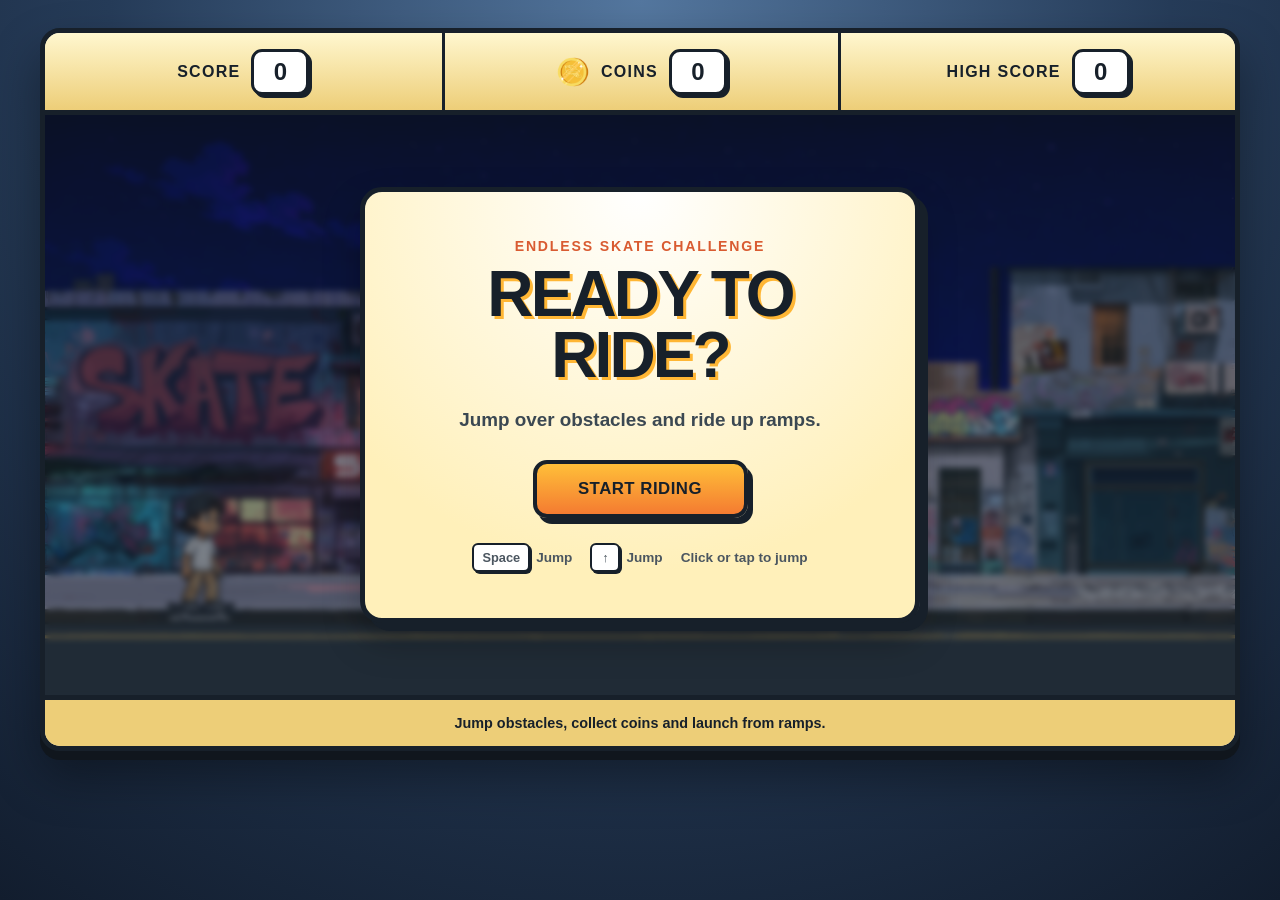
<file: minigames/fredo-skates/index.html>
<!DOCTYPE html>
<html lang="en">
<head>
  <meta charset="UTF-8">

  <meta
    name="viewport"
    content="width=device-width, initial-scale=1.0"
  >

  <title>Fredo Skates</title>
    <link rel="icon" type="image/x-icon" href="images/favicon.ico">
  <link rel="stylesheet" href="style.css">
</head>

<body>

  <main class="page">

    <div id="game-container">

      <!-- Scoreboard -->

      <section id="scoreboard">

        <div class="score-item">
          <span class="score-label">Score</span>
          <span id="score" class="score-value">0</span>
        </div>

        <div class="score-item coin-score">

          <img
            class="score-coin"
            src="images/coin.png"
            alt=""
            draggable="false"
          >

          <span class="score-label">Coins</span>
          <span id="coin-count" class="score-value">0</span>

        </div>

        <div class="score-item">
          <span class="score-label">High Score</span>
          <span id="high-score" class="score-value">0</span>
        </div>

      </section>

      <!-- Game -->

      <section
        id="game-area"
        class="game-paused"
        tabindex="0"
        aria-label="Fredo Skates game"
      >

        <!-- Parallax background: distant skyline -->

        <div
          id="far-city-scroll"
          class="scroll-layer far-city-scroll"
          aria-hidden="true"
        >
          <div class="scroll-copy far-background-copy"></div>
          <div class="scroll-copy far-background-copy"></div>
        </div>

        <!-- Parallax background: neighborhood storefronts -->

        <div
          id="city-scroll"
          class="city-scroll building-layer"
          aria-hidden="true"
        ></div>

        <!-- Reserved extra parallax layer -->

        <div
          id="street-scroll"
          class="scroll-layer street-scroll"
          aria-hidden="true"
        >
          <div class="scroll-copy"></div>
          <div class="scroll-copy"></div>
        </div>

        <!-- Scrolling sidewalk and road -->

        <div
          id="foreground-scroll"
          class="scroll-layer foreground-scroll"
          aria-hidden="true"
        >
          <div class="scroll-copy sidewalk-copy"></div>
          <div class="scroll-copy sidewalk-copy"></div>
        </div>

        <!-- Obstacles created by JavaScript -->

        <div id="obstacles"></div>

        <!-- Player -->

        <div id="player">

          <div class="player-shadow"></div>

<img
  id="player-sprite"
  class="player-sprite"
  src="images/player/idle-0.png"
  alt="Skateboarder"
  draggable="false"
>

        </div>

        <!-- Coin reward -->

        <div id="coin-effect" aria-hidden="true">

          <img
            src="images/coin.png"
            alt=""
            draggable="false"
          >

          <span>+1</span>

        </div>

        <!-- Start and game-over screen -->

        <div id="start-screen">

          <div class="start-card">

            <p class="start-eyebrow">
              Endless Skate Challenge
            </p>

            <h1 id="screen-title">
              Ready to Ride?
            </h1>

            <p id="screen-message">
              Jump over obstacles and ride up ramps.
            </p>

            <button
              id="start-button"
              type="button"
            >
              Start Riding
            </button>

            <div class="controls">

              <span>
                <kbd>Space</kbd>
                Jump
              </span>

              <span>
                <kbd>↑</kbd>
                Jump
              </span>

              <span>
                Click or tap to jump
              </span>

            </div>

          </div>

        </div>

      </section>

      <footer id="game-footer">
        Jump obstacles, collect coins and launch from ramps.
      </footer>

    </div>

  </main>

  <script src="script.js"></script>
  <script>
    window.addEventListener('keydown', (event) => {
      if (event.key === 'Escape' && window.parent && window.parent !== window) {
        event.preventDefault();
        event.stopPropagation();
        window.parent.postMessage({ type: 'arcade-game-exit', game: 'fredo-skates' }, '*');
      }
    }, true);
  </script>


<script>
(function(){
  window.addEventListener('keydown', function(e){
    if(e.key === 'Escape' || e.code === 'Escape'){
      if(window.parent && window.parent !== window){
        e.preventDefault();
        e.stopPropagation();
        if(e.stopImmediatePropagation) e.stopImmediatePropagation();
        window.parent.postMessage({type:'arcade-game-exit'}, '*');
      }
    }
  }, true);
})();
</script>

</body>
</html>
</file>
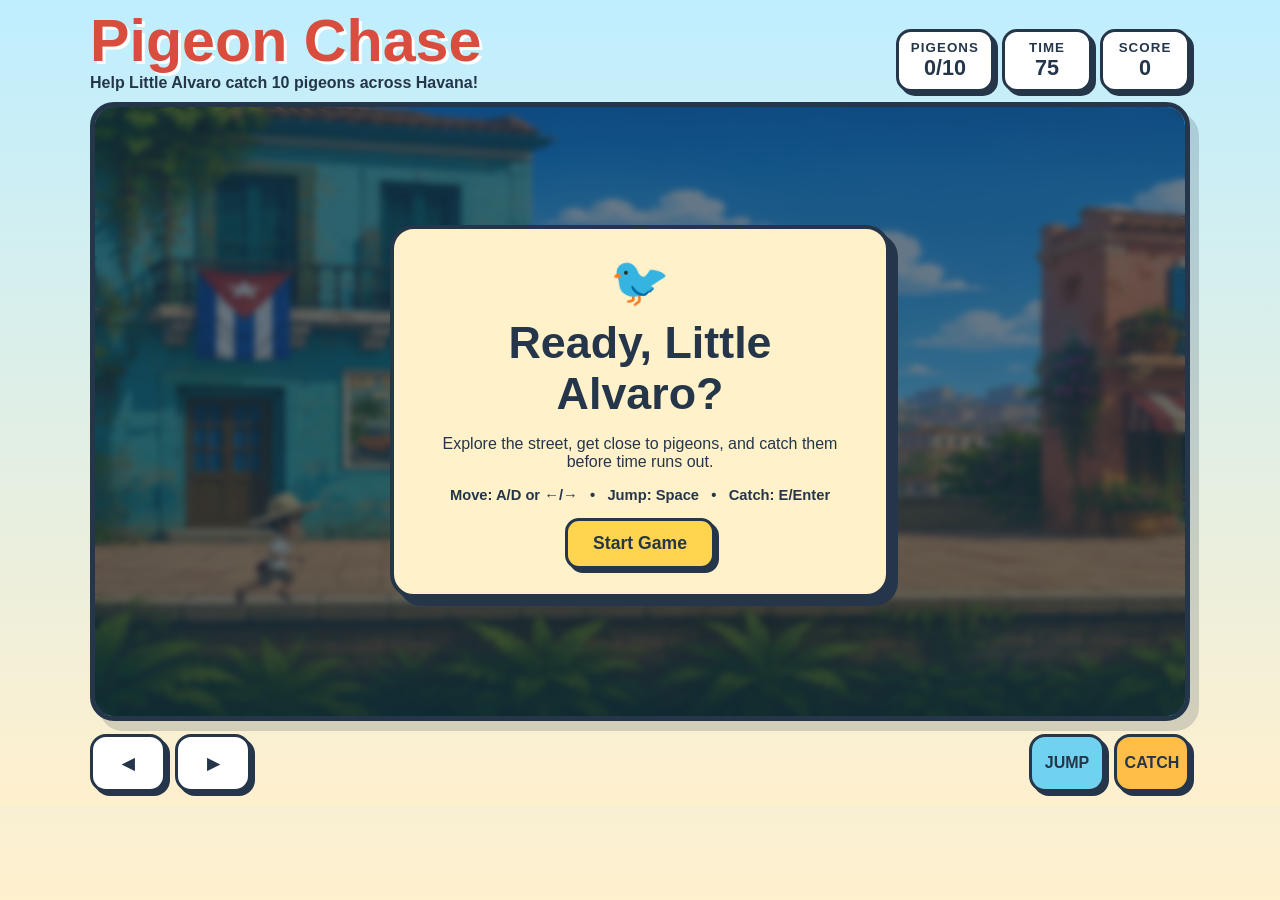
<file: minigames/pigeon-chase/index.html>
<!DOCTYPE html>
<html lang="en">
<head>
  <meta charset="UTF-8">
  <meta name="viewport" content="width=device-width, initial-scale=1, maximum-scale=1, user-scalable=no">
  <title>Pigeon Chase — Little Alvaro</title>
  <link rel="stylesheet" href="style.css">
</head>
<body>
<main class="shell">
  <section class="game-wrap">
    <header class="topbar">
      <div><h1>Pigeon Chase</h1><p>Help Little Alvaro catch 10 pigeons across Havana!</p></div>
      <div class="hud">
        <div><small>Pigeons</small><strong><span id="caught">0</span>/10</strong></div>
        <div><small>Time</small><strong id="time">75</strong></div>
        <div><small>Score</small><strong id="score">0</strong></div>
      </div>
    </header>

    <div id="game" class="game" aria-label="Pigeon Chase game">
      <div id="world" class="world">
        <div class="level-background"></div>
        <div id="finish" class="finish"><span>FINISH</span></div>
        <div id="player" class="player" aria-label="Little Alvaro">
          <div class="shadow"></div>
          <img id="playerSprite" src="images/alvaro/run-1.png" alt="Little Alvaro">
          <div class="catch-ring"></div>
        </div>
      </div>
      <div id="message" class="message"></div>
      <div id="start" class="overlay">
        <div class="panel"><div class="big">🐦</div><h2>Ready, Little Alvaro?</h2>
          <p>Explore the street, get close to pigeons, and catch them before time runs out.</p>
          <p class="keys">Move: A/D or ←/→ &nbsp; • &nbsp; Jump: Space &nbsp; • &nbsp; Catch: E/Enter</p>
          <button id="startBtn">Start Game</button></div>
      </div>
      <div id="end" class="overlay hidden"><div class="panel"><div id="endIcon" class="big">🎉</div>
        <h2 id="endTitle">Great job!</h2><p id="endText"></p><p>Score: <strong id="finalScore">0</strong></p>
        <button id="restartBtn">Play Again</button></div></div>
    </div>

    <div class="controls">
      <div><button id="leftBtn">◀</button><button id="rightBtn">▶</button></div>
      <div><button id="jumpBtn" class="jump">JUMP</button><button id="catchBtn" class="catch">CATCH</button></div>
    </div>
  </section>
</main>
<script src="game.js"></script>
<script>
  window.addEventListener('keydown', (event) => {
    if (event.key === 'Escape' && window.parent && window.parent !== window) {
      event.preventDefault();
      event.stopPropagation();
      window.parent.postMessage({ type: 'arcade-game-exit', game: 'pigeon-chase' }, '*');
    }
  }, true);
</script>

<script>
(function(){
  window.addEventListener('keydown', function(e){
    if(e.key === 'Escape' || e.code === 'Escape'){
      if(window.parent && window.parent !== window){
        e.preventDefault();
        e.stopPropagation();
        if(e.stopImmediatePropagation) e.stopImmediatePropagation();
        window.parent.postMessage({type:'arcade-game-exit'}, '*');
      }
    }
  }, true);
})();
</script>

</body>
</html>
</file>
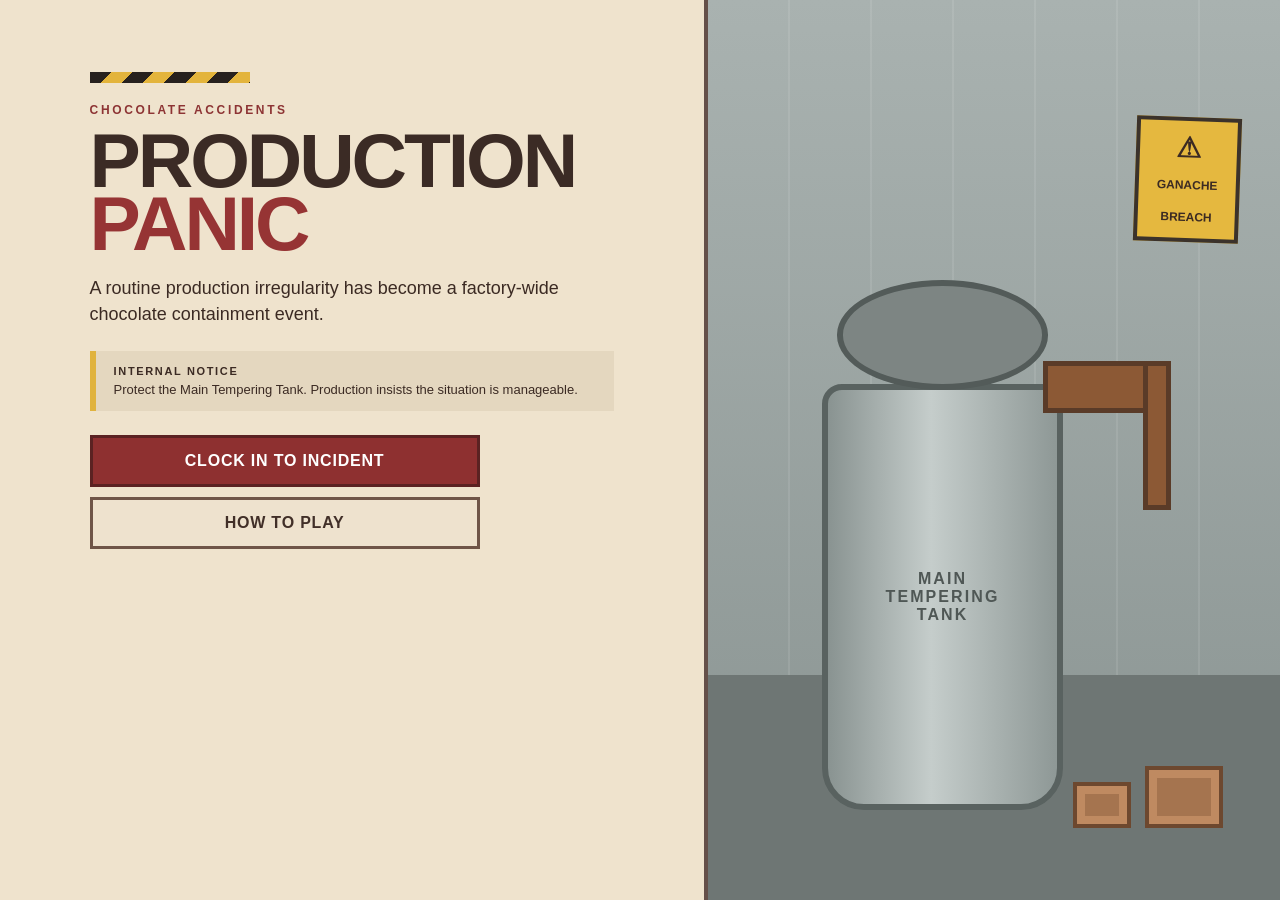
<file: minigames/production-panic/index.html>
<!doctype html>
<html lang="en">
<head>
  <meta charset="utf-8" />
  <meta name="viewport" content="width=device-width,initial-scale=1" />
  <title>Chocolate Accidents: Production Panic</title>
  <link rel="stylesheet" href="styles.css" />
</head>
<body>
  <main id="app">
    <section id="shell">
      <header id="hud" class="hidden">
        <div class="brand"><span class="brand-small">CHOCOLATE ACCIDENTS</span><strong>PRODUCTION PANIC</strong></div>
        <div class="hud-core">
          <div class="hud-stat batch-stat"><span>BATCH INTEGRITY</span><b id="batchValue">100%</b></div>
          <div class="hud-stat pp-stat"><span>POINTS</span><b id="ppValue">400</b></div>
          <div class="hud-stat wave-stat"><span>WAVE</span><b id="waveValue">1/10</b></div>
          <div class="hud-stat incident-stat"><span>CURRENT INCIDENT</span><b id="incidentValue">PREPARING</b></div>
        </div>
        <button id="fullBtn" class="icon-btn" title="Fullscreen">⛶</button><button id="pauseBtn" class="icon-btn" title="Pause">Ⅱ</button>
        <button id="musicBtn" class="icon-btn" title="Music">♫</button>
        <button id="sfxBtn" class="icon-btn" title="SFX">FX</button>
      </header>

      <section id="gameWrap" class="hidden">
        <canvas id="game" width="1280" height="720"></canvas>

        <aside id="equipmentPanel">
          <div class="panel-title">EQUIPMENT BAY <small>SELECT A MACHINE</small></div>
          <div id="towerButtons" class="tower-list"></div>
        </aside>

        <div id="abilityDock" class="ability-dock">
          <button id="nextWaveBtn" class="next-wave-btn" title="Start the next wave early"><b>NEXT WAVE</b><small id="nextWaveText">Ready</small></button>
          <button id="shutdownBtn" class="ability-btn compact-ability" title="Emergency Shutdown"><span>1</span><b>STOP</b><small id="shutdownCd">Ready</small></button>
          <button id="espressoBtn" class="ability-btn compact-ability" title="Espresso Break"><span>2</span><b>ESP</b><small id="espressoCd">Ready</small></button>
        </div>

        <aside id="inspectPanel" class="inspect hidden">
          <button id="inspectClose" class="close">×</button>
          <div class="inspect-kicker">SELECTED EQUIPMENT</div>
          <h2 id="inspectName"></h2>
          <div id="inspectLevel" class="level-tag"></div>
          <p id="inspectDesc"></p>
          <div id="inspectStats" class="stats"></div>
          <button id="upgradeBtn" class="inspect-action">UPGRADE</button>
          <button id="branchABtn" class="inspect-action branch hidden"></button>
          <button id="branchBBtn" class="inspect-action branch hidden"></button>
          <button id="sellBtn" class="inspect-action sell">REMOVE EQUIPMENT</button>
        </aside>

        <div id="announcement" class="announcement hidden"></div>
        <div id="toast" class="toast hidden"></div>
      </section>

      <section id="menu" class="screen menu-screen">
        <div class="menu-card">
          <div class="hazard-stripe"></div>
          <p class="eyebrow">CHOCOLATE ACCIDENTS</p>
          <h1>PRODUCTION<br><em>PANIC</em></h1>
          <p class="menu-copy">A routine production irregularity has become a factory-wide chocolate containment event.</p>
          <div class="notice">
            <b>INTERNAL NOTICE</b>
            <span>Protect the Main Tempering Tank. Production insists the situation is manageable.</span>
          </div>
          <button id="playBtn" class="primary">CLOCK IN TO INCIDENT</button>
          <button id="howBtn" class="secondary">HOW TO PLAY</button>
        </div>
        <div class="menu-art" aria-hidden="true">
          <div class="tank">
            <div class="tank-top"></div><div class="tank-body"><span>MAIN<br>TEMPERING<br>TANK</span></div><div class="pipe p1"></div><div class="pipe p2"></div>
          </div>
          <div class="warning-sign">⚠<br><span>GANACHE<br>BREACH</span></div>
          <div class="crate c1"></div><div class="crate c2"></div>
        </div>
      </section>

      <section id="how" class="screen hidden info-screen">
        <div class="info-card">
          <p class="eyebrow">SHIFT ORIENTATION</p>
          <h2>HOW TO CONTAIN PRODUCTION</h2>
          <div class="how-grid">
            <div><b>1. INSTALL EQUIPMENT</b><p>Choose factory equipment, then move the ghost machine over open factory floor and click to install. Green range means valid; red means blocked. There is no placement grid.</p></div>
            <div><b>2. STOP DEFECTS</b><p>Defects follow the yellow production route toward the Main Tempering Tank. Destroy them before Batch Integrity reaches 0%.</p></div>
            <div><b>3. IMPROVISE</b><p>Upgrade machines, remove bad placements, and use Emergency Shutdown or Espresso Break when production gets unreasonable.</p></div>
            <div><b>4. SURVIVE 10 INCIDENTS</b><p>The final incident contains a major manufacturing disaster. Management would prefer the tank remain usable.</p></div>
          </div>
          <div class="controls-note"><b>Controls:</b> Mouse to build/select • Esc cancels placement/selection, then pauses • 1 Emergency Shutdown • 2 Espresso Break</div>
          <button id="howBack" class="primary">BACK TO CLOCK-IN</button>
        </div>
      </section>

      <section id="pauseScreen" class="overlay hidden">
        <div class="overlay-card"><p class="eyebrow">PRODUCTION HOLD</p><h2>PAUSED</h2><p>No defects are currently advancing. This may be the calmest the factory has been all day.</p><button id="resumeBtn" class="primary">RESUME PRODUCTION</button><button id="restartBtn" class="secondary">RESTART SHIFT</button></div>
      </section>

      <section id="endScreen" class="overlay hidden">
        <div class="overlay-card"><p id="endKicker" class="eyebrow"></p><h2 id="endTitle"></h2><p id="endText"></p><button id="endRestart" class="primary">CLOCK IN AGAIN</button></div>
      </section>
    </section>
  </main>
  <script src="game.js"></script>
</body>
</html>
</file>
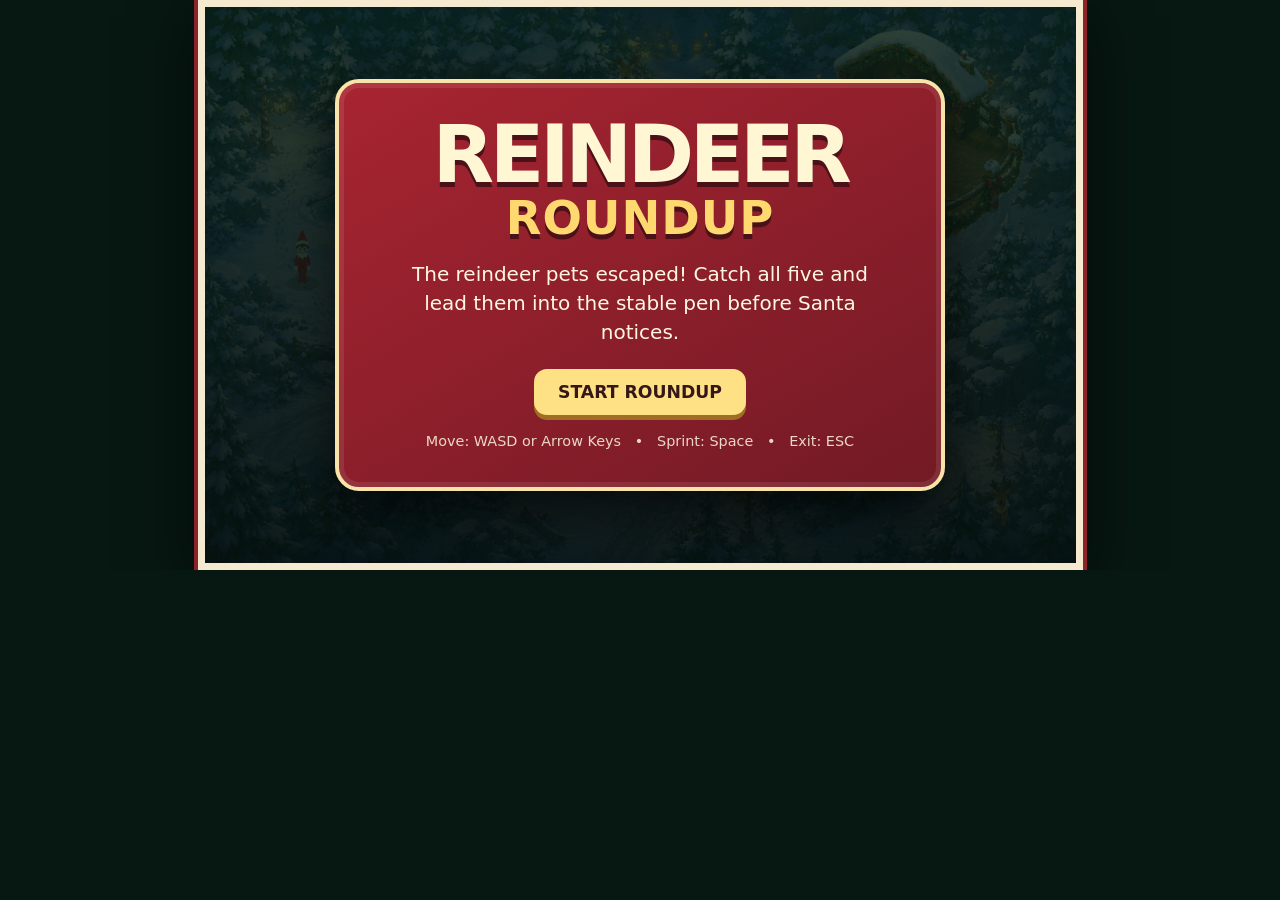
<file: minigames/reindeer-roundup/index.html>
<!doctype html>
<html lang="en">
<head>
  <meta charset="utf-8" />
  <meta name="viewport" content="width=device-width,initial-scale=1,maximum-scale=1,user-scalable=no" />
  <title>Reindeer Roundup V1</title>
  <style>
    :root{color-scheme:dark;--red:#b92e36;--gold:#ffd66b;--cream:#fff8df;--ink:#18251e}
    *{box-sizing:border-box} html,body{margin:0;min-height:100%;background:#071711;font-family:Trebuchet MS,system-ui,sans-serif;overflow:hidden;touch-action:none;user-select:none}
    body{display:grid;place-items:center;color:var(--cream)}
    #shell{position:relative;width:min(100vw,885px);height:min(100vh,570px);overflow:hidden;background:#dff4f7;border:clamp(0px,1vw,7px) solid #f5ead0;box-shadow:0 0 0 4px #8d232a,0 15px 60px #0009}
    canvas{display:block;width:100%;height:100%;background:#dff4f7}
    #snowfall{position:absolute;inset:0;overflow:hidden;pointer-events:none;z-index:2}
    .snowflake{position:absolute;top:-30px;color:#fff;line-height:1;text-shadow:0 1px 3px #5b8298aa;animation:snowfallFall linear infinite;will-change:top,transform}
    @keyframes snowfallFall{to{top:calc(100% + 30px);transform:translateX(var(--drift)) rotate(360deg)}}
    #hud{position:absolute;left:16px;right:16px;top:14px;display:flex;gap:10px;justify-content:space-between;pointer-events:none;z-index:4}
    .badge{min-width:116px;padding:8px 13px;background:#11291fd9;border:2px solid #f8df9a;border-radius:12px;box-shadow:0 4px 12px #0005;font-weight:900;text-align:center;letter-spacing:.03em}
    .badge span{color:var(--gold);font-size:1.25rem}
    #message{position:absolute;top:76px;left:50%;transform:translateX(-50%);padding:7px 15px;border-radius:999px;background:#12271ee8;border:2px solid #fff5;color:#fff;font-weight:900;opacity:0;transition:opacity .2s;white-space:nowrap;pointer-events:none;z-index:5}
    #message.show{opacity:1}
    .screen{position:absolute;inset:0;display:grid;place-items:center;padding:24px;background:linear-gradient(#092219d9,#06120feb);text-align:center;z-index:6}
    .panel{width:min(610px,94%);padding:clamp(20px,5vw,38px);border:4px solid #f8e4a8;border-radius:24px;background:linear-gradient(150deg,#a82431,#721a25);box-shadow:0 18px 50px #000a,inset 0 0 0 5px #ffffff17}
    h1{margin:0;color:#fff6d4;font-size:clamp(2.4rem,8vw,5rem);line-height:.84;text-transform:uppercase;letter-spacing:-.055em;text-shadow:0 5px 0 #4b1118} h1 em{display:block;color:#ffd96f;font-style:normal;font-size:.58em;letter-spacing:.02em;margin-top:10px}
    .lead{font-size:clamp(1rem,2.5vw,1.25rem);line-height:1.45;margin:22px auto;max-width:470px}
    button{border:0;border-radius:13px;padding:13px 24px;background:#ffe185;color:#351719;font:900 1.08rem Trebuchet MS,system-ui;box-shadow:0 5px 0 #9f6e24;cursor:pointer}button:hover{filter:brightness(1.08);transform:translateY(-1px)}button:active{transform:translateY(4px);box-shadow:0 1px 0 #9f6e24}
    .controls{font-size:.9rem;opacity:.85;margin:18px 0 0}.hidden{display:none!important}
    #touch{position:absolute;inset:auto 0 12px 0;display:none;justify-content:space-between;align-items:end;padding:0 16px;pointer-events:none;z-index:5}
    #pad{display:grid;grid-template-columns:repeat(3,58px);grid-template-rows:repeat(3,58px);gap:4px;pointer-events:auto}.dir{padding:0;border-radius:50%;font-size:1.4rem;background:#10271ddd;color:#fff;box-shadow:none;border:2px solid #fff8}.dir[data-k="up"]{grid-column:2}.dir[data-k="left"]{grid-row:2;grid-column:1}.dir[data-k="down"]{grid-row:2;grid-column:2}.dir[data-k="right"]{grid-row:2;grid-column:3}
    #boost{pointer-events:auto;width:84px;height:84px;border-radius:50%;padding:4px;background:#bb2d38dd;color:white;border:3px solid #fff9;box-shadow:none;font-size:.8rem}
    @media(pointer:coarse),(max-width:800px){#touch{display:flex}.badge{min-width:90px;padding:7px;font-size:.78rem}.badge span{font-size:1.05rem}#hud{top:8px;left:8px;right:8px}.panel{margin-bottom:64px}}
  </style>
</head>
<body>
<main id="shell" aria-label="Reindeer Roundup game">
  <canvas id="game" width="1160" height="740"></canvas>
  <div id="snowfall" aria-hidden="true"></div>
  <div id="hud" class="hidden"><div class="badge">TIME<br><span id="time">60</span></div><div class="badge">IN PEN<br><span id="score">0 / 5</span></div><div class="badge">FOLLOWING<br><span id="following">0</span></div></div>
  <div id="message"></div>
  <section id="start" class="screen"><div class="panel"><h1>Reindeer<em>Roundup</em></h1><p class="lead">The reindeer pets escaped! Catch all five and lead them into the stable pen before Santa notices.</p><button id="startBtn">START ROUNDUP</button><p class="controls">Move: WASD or Arrow Keys &nbsp; • &nbsp; Sprint: Space &nbsp; • &nbsp; Exit: ESC</p></div></section>
  <section id="finish" class="screen hidden"><div class="panel"><h1 id="endTitle">Roundup<em>Complete!</em></h1><p class="lead" id="endText"></p><button id="againBtn">PLAY AGAIN</button><p class="controls">Press ESC to return to game selection</p></div></section>
  <div id="touch"><div id="pad"><button class="dir" data-k="up">▲</button><button class="dir" data-k="left">◀</button><button class="dir" data-k="down">▼</button><button class="dir" data-k="right">▶</button></div><button id="boost">SPRINT</button></div>
</main>
<script>
(()=>{
const canvas=document.querySelector('#game'),ctx=canvas.getContext('2d'),W=canvas.width,H=canvas.height;
const $=s=>document.querySelector(s), hud=$('#hud'),start=$('#start'),finish=$('#finish'),msg=$('#message');
const backgroundImage=new Image();backgroundImage.src='assets/north-pole-wilderness.png';backgroundImage.onload=draw;
function createSnowflakes(){const snowfall=$('#snowfall'),count=28;for(let i=0;i<count;i++){const flake=document.createElement('span'),duration=6+Math.random()*10;flake.className='snowflake';flake.textContent='❄';flake.style.left=Math.random()*100+'%';flake.style.animationDuration=duration+'s';flake.style.animationDelay=-Math.random()*duration+'s';flake.style.fontSize=(.6+Math.random()*1.1)+'rem';flake.style.opacity=.4+Math.random()*.5;flake.style.setProperty('--drift',(-35+Math.random()*70)+'px');snowfall.appendChild(flake)}}
function loadDeerFrame(name){const image=new Image();image.src=`deer_walking/${name}.png`;image.onload=draw;return image}
const deerFrames={
  down:['fwd1','fwd2'].map(loadDeerFrame),
  left:['left1','left2'].map(loadDeerFrame),
  right:['right1','right2'].map(loadDeerFrame),
  up:['away1','away2'].map(loadDeerFrame)
};
function loadElfFrame(name){const image=new Image();image.src=`elf_walking/${name}.png`;image.onload=draw;return image}
const elfIdle=loadElfFrame('idle');
const elfFrames={
  down:['fwd1','fwd2'].map(loadElfFrame),
  left:['left1','left2','left3','left4'].map(loadElfFrame),
  right:['right1','right2','right3','right4'].map(loadElfFrame),
  up:['away1','away2'].map(loadElfFrame)
};
const stableImage=new Image();stableImage.src='stable_pen.png';stableImage.onload=draw;
const keys={}, names=['Nibbles','Zippy','Bashful','Tumbles','Trouble']; let state='title',last=0,timeLeft=60,delivered=0,raf,messageTimer=0;
const pen={x:750,y:18,size:348,cx:924,cy:205,rx:122,ry:108};
const ice=[{x:255,y:225,rx:112,ry:70}];
let player,reindeer,particles;
function reset(){player={x:130,y:350,r:20,vx:0,vy:0,sprint:100,facing:'down',moving:false};delivered=0;timeLeft=60;particles=[];reindeer=names.map((n,i)=>({name:n,x:[380,680,1060,560,930][i],y:[610,355,660,95,355][i],r:14,dir:Math.random()*6.28,speed:38+i*5,wander:0,following:false,home:false,homeTargetX:null,homeTargetY:null,trail:i+1,facing:'down',moving:false}));updateHud()}
function begin(){reset();state='play';start.classList.add('hidden');finish.classList.add('hidden');hud.classList.remove('hidden');last=performance.now();cancelAnimationFrame(raf);raf=requestAnimationFrame(loop)}
function end(win){state='end';hud.classList.add('hidden');finish.classList.remove('hidden');$('#endTitle').innerHTML=win?'Roundup<em>Complete!</em>':'Time’s Up!<em>Oh Deer.</em>';$('#endText').textContent=win?`All five are safe! You finished with ${Math.ceil(timeLeft)} seconds left.`:`You penned ${delivered} of 5. The others discovered the wrapping paper.`}
function exitGame(){keys.boost=false;if(window.parent!==window){window.parent.postMessage({type:'arcade-game-exit',game:'reindeer-roundup'},'*');return}state='title';cancelAnimationFrame(raf);hud.classList.add('hidden');finish.classList.add('hidden');start.classList.remove('hidden');reset();draw()}
function updateHud(){$('#time').textContent=Math.max(0,Math.ceil(timeLeft));$('#score').textContent=`${delivered} / 5`;$('#following').textContent=reindeer?reindeer.filter(r=>r.following&&!r.home).length:0}
function flash(t){msg.textContent=t;msg.classList.add('show');clearTimeout(messageTimer);messageTimer=setTimeout(()=>msg.classList.remove('show'),1300)}
function blocked(c){return c.x<c.r||c.x>W-c.r||c.y<c.r||c.y>H-c.r}
function insidePen(c,padding=0){return ((c.x-pen.cx)/(pen.rx-padding))**2+((c.y-pen.cy)/(pen.ry-padding))**2<=1}
function moveSafelyInsidePen(r,padding=r.r+7){const dx=r.x-pen.cx,dy=r.y-pen.cy,rx=pen.rx-padding,ry=pen.ry-padding,distance=Math.hypot(dx/rx,dy/ry);if(distance>1){r.x=pen.cx+dx/distance*.94;r.y=pen.cy+dy/distance*.94}}
function chooseHomeTarget(r){const angle=Math.random()*Math.PI*2,distance=Math.sqrt(Math.random())*.82;r.homeTargetX=pen.cx+Math.cos(angle)*(pen.rx-r.r-18)*distance;r.homeTargetY=pen.cy+Math.sin(angle)*(pen.ry-r.r-18)*distance}
function onIce(x,y){return ice.some(i=>((x-i.x)/i.rx)**2+((y-i.y)/i.ry)**2<1)}
function update(dt){timeLeft-=dt;if(timeLeft<=0)return end(false);let dx=(keys.ArrowRight||keys.d?1:0)-(keys.ArrowLeft||keys.a?1:0),dy=(keys.ArrowDown||keys.s?1:0)-(keys.ArrowUp||keys.w?1:0),len=Math.hypot(dx,dy)||1;
 const sprint=(keys[' ']||keys.boost)&&player.sprint>0;if(sprint)player.sprint=Math.max(0,player.sprint-dt*34);else player.sprint=Math.min(100,player.sprint+dt*16);let sp=sprint?255:175;if(onIce(player.x,player.y)){player.vx=player.vx*.93+dx/len*sp*.07;player.vy=player.vy*.93+dy/len*sp*.07}else{player.vx=dx/len*sp;player.vy=dy/len*sp}if(!dx&&!dy&&!onIce(player.x,player.y))player.vx=player.vy=0;
 let ox=player.x,oy=player.y;player.x+=player.vx*dt;if(blocked(player))player.x=ox;player.y+=player.vy*dt;if(blocked(player))player.y=oy;let pmx=player.x-ox,pmy=player.y-oy;player.moving=Math.hypot(pmx,pmy)>.05;if(player.moving){if(Math.abs(pmx)>Math.abs(pmy))player.facing=pmx<0?'left':'right';else player.facing=pmy<0?'up':'down'}
 const followers=reindeer.filter(r=>r.following&&!r.home);reindeer.forEach((r,i)=>{let prevX=r.x,prevY=r.y;if(r.home){moveSafelyInsidePen(r);prevX=r.x;prevY=r.y;if(r.homeTargetX===null||Math.hypot(r.homeTargetX-r.x,r.homeTargetY-r.y)<7)chooseHomeTarget(r);let angle=Math.atan2(r.homeTargetY-r.y,r.homeTargetX-r.x),homeSpeed=Math.max(28,r.speed*.72);r.x+=Math.cos(angle)*homeSpeed*dt;r.y+=Math.sin(angle)*homeSpeed*dt;if(!insidePen(r,r.r+7)){moveSafelyInsidePen(r);chooseHomeTarget(r)}let hmx=r.x-prevX,hmy=r.y-prevY;r.moving=Math.hypot(hmx,hmy)>.05;if(r.moving){if(Math.abs(hmx)>Math.abs(hmy))r.facing=hmx<0?'left':'right';else r.facing=hmy<0?'up':'down'}return}if(r.following){let target=i===reindeer.indexOf(followers[0])?player:followers[Math.max(0,followers.indexOf(r)-1)]||player;let a=Math.atan2(target.y-r.y,target.x-r.x),d=Math.hypot(target.x-r.x,target.y-r.y);if(d>45){r.x+=Math.cos(a)*155*dt;r.y+=Math.sin(a)*155*dt}}else{r.wander-=dt;if(r.wander<=0){r.dir+=(-1+Math.random()*2)*2.2;r.wander=.5+Math.random()*1.4}let old={x:r.x,y:r.y};r.x+=Math.cos(r.dir)*r.speed*dt;r.y+=Math.sin(r.dir)*r.speed*dt;if(blocked(r)){r.x=old.x;r.y=old.y;r.dir+=Math.PI*(.65+Math.random()*.7)}if(Math.hypot(player.x-r.x,player.y-r.y)<45){r.following=true;flash(`${r.name} is following you!`)}}
   let mx=r.x-prevX,my=r.y-prevY;r.moving=Math.hypot(mx,my)>.05;if(r.moving){if(Math.abs(mx)>Math.abs(my))r.facing=mx<0?'left':'right';else r.facing=my<0?'up':'down'}
   if(r.following&&insidePen(r,r.r+4)){r.home=true;r.following=false;moveSafelyInsidePen(r);chooseHomeTarget(r);delivered++;for(let p=0;p<18;p++)particles.push({x:r.x,y:r.y,vx:(Math.random()-.5)*150,vy:-30-Math.random()*100,life:1,c:p%2?'#ffe071':'#fff'});flash(`${r.name} is safe and roaming in the stable!`);if(delivered===reindeer.length)setTimeout(()=>end(true),500)}});particles.forEach(p=>{p.x+=p.vx*dt;p.y+=p.vy*dt;p.vy+=120*dt;p.life-=dt});particles=particles.filter(p=>p.life>0);updateHud()}
function snow(){if(backgroundImage.complete&&backgroundImage.naturalWidth)ctx.drawImage(backgroundImage,0,0,W,H);else{ctx.fillStyle='#dff3f5';ctx.fillRect(0,0,W,H)}}
function drawIce(i){}
function drawPen(){if(stableImage.complete&&stableImage.naturalWidth)ctx.drawImage(stableImage,pen.x,pen.y,pen.size,pen.size)}
function elfFallback(p){ctx.fillStyle='#bd3039';ctx.beginPath();ctx.ellipse(0,5,17,24,0,0,7);ctx.fill();ctx.fillStyle='#f4c99b';ctx.beginPath();ctx.arc(0,-15,13,0,7);ctx.fill();ctx.fillStyle='#23784b';ctx.beginPath();ctx.moveTo(-17,-18);ctx.lineTo(0,-50);ctx.lineTo(18,-18);ctx.fill();ctx.fillStyle='#ffe068';ctx.beginPath();ctx.arc(0,-48,5,0,7);ctx.fill()}
function elf(p){ctx.save();ctx.translate(p.x,p.y);ctx.fillStyle='#07171144';ctx.beginPath();ctx.ellipse(0,18,22,10,0,0,7);ctx.fill();const frames=elfFrames[p.facing]||elfFrames.down;const image=!p.moving&&p.facing==='down'?elfIdle:frames[p.moving?Math.floor(performance.now()/125)%frames.length:0];if(image.complete&&image.naturalWidth)ctx.drawImage(image,-36,-54,72,72);else elfFallback(p);ctx.restore()}
function deerFallback(r){ctx.strokeStyle='#6e3c25';ctx.lineWidth=4;ctx.lineCap='round';[[-8,-15],[8,-15]].forEach(([x,y])=>{ctx.beginPath();ctx.moveTo(x,y);ctx.lineTo(x*1.8,y-13);ctx.lineTo(x*2.5,y-19);ctx.moveTo(x*1.8,y-13);ctx.lineTo(x*.9,y-22);ctx.stroke()});ctx.fillStyle='#9b5d37';ctx.beginPath();ctx.ellipse(0,4,17,23,0,0,7);ctx.fill();ctx.beginPath();ctx.arc(0,-13,15,0,7);ctx.fill()}
function deer(r){ctx.save();ctx.translate(r.x,r.y);if(r.following&&!r.home){ctx.fillStyle='#ffe06e55';ctx.beginPath();ctx.ellipse(0,13,27,14,0,0,7);ctx.fill();ctx.strokeStyle='#ffe06e';ctx.lineWidth=2;ctx.stroke()}const frames=deerFrames[r.facing]||deerFrames.down;const frame=r.moving?Math.floor(performance.now()/150+r.trail)%frames.length:0;const image=frames[frame];if(image.complete&&image.naturalWidth)ctx.drawImage(image,-32,-32,64,64);else{ctx.scale(.7,.7);deerFallback(r)}ctx.restore()}
function draw(){snow();ice.forEach(drawIce);drawPen();reindeer.forEach(r=>deer(r));elf(player||{x:130,y:350,vx:0,vy:0});particles.forEach(p=>{ctx.globalAlpha=Math.max(0,p.life);ctx.fillStyle=p.c;ctx.fillRect(p.x,p.y,5,5)});ctx.globalAlpha=1;if(state==='play'){ctx.fillStyle='#10271dcc';ctx.fillRect(18,H-26,180,12);ctx.fillStyle=player.sprint>20?'#f5ce59':'#d04747';ctx.fillRect(20,H-24,176*player.sprint/100,8);ctx.fillStyle='#153329';ctx.font='900 13px Trebuchet MS';ctx.textAlign='left';ctx.fillText('SPRINT',20,H-32)}}
function loop(t){let dt=Math.min(.033,(t-last)/1000);last=t;if(state==='play')update(dt);draw();if(state==='play')raf=requestAnimationFrame(loop)}
document.addEventListener('keydown',e=>{let k=e.key.length===1?e.key.toLowerCase():e.key;keys[k]=true;if(['ArrowUp','ArrowDown','ArrowLeft','ArrowRight',' '].includes(e.key))e.preventDefault();if(e.key==='Escape'){e.preventDefault();if(!e.repeat)exitGame();return}});document.addEventListener('keyup',e=>keys[e.key.length===1?e.key.toLowerCase():e.key]=false);
document.querySelectorAll('.dir').forEach(b=>{let k=b.dataset.k;b.addEventListener('pointerdown',e=>{e.preventDefault();keys[k]=true});['pointerup','pointercancel','pointerleave'].forEach(ev=>b.addEventListener(ev,()=>keys[k]=false))});$('#boost').addEventListener('pointerdown',()=>keys.boost=true);['pointerup','pointercancel','pointerleave'].forEach(ev=>$('#boost').addEventListener(ev,()=>keys.boost=false));
$('#startBtn').onclick=begin;$('#againBtn').onclick=begin;createSnowflakes();reset();draw();
})();
</script>
</body>
</html>
</file>
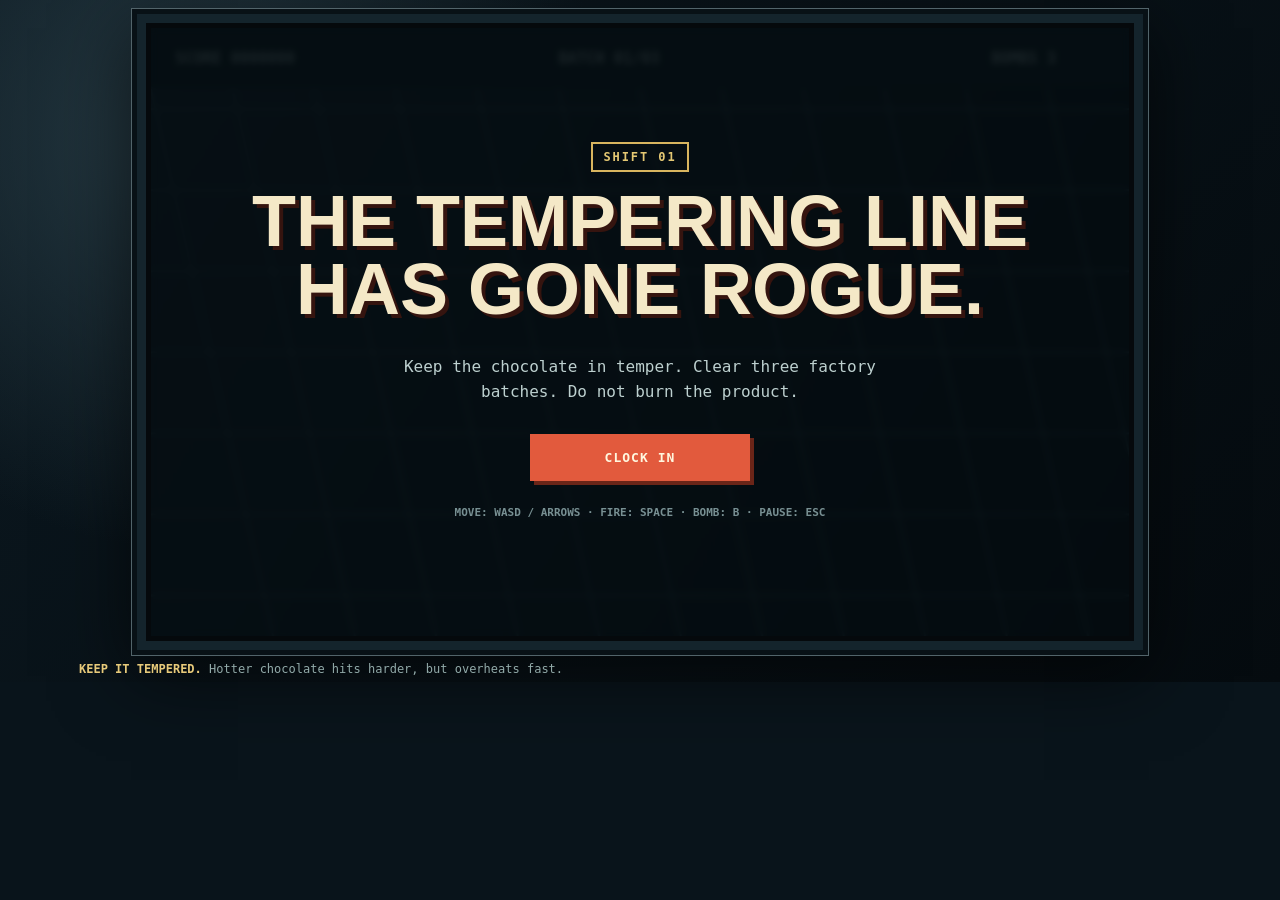
<file: minigames/temper-tantrum/index.html>
<!doctype html>
<html lang="en">
<head>
  <meta charset="utf-8">
  <meta name="viewport" content="width=device-width,initial-scale=1">
  <title>Temper Tantrum</title>
  <link rel="stylesheet" href="style.css">
  <style>.music-toggle{position:absolute;z-index:4;top:68px;right:10px;border:1px solid #d8b55f;background:#101b20cc;color:#e7ca7a;padding:7px 10px;font-size:10px;box-shadow:2px 2px #0008}.music-toggle:hover{background:#263a43}.overlay{z-index:2}</style>
</head>
<body>
  <main class="shell">
    <section class="cabinet">
      <div class="screen">
        <canvas id="game" width="960" height="600"></canvas>
        <audio id="music" src="assets/audio/80s-tv-theme.ogg" preload="auto" loop></audio>
        <button id="music-toggle" class="music-toggle hidden" type="button" aria-label="Turn music off">MUSIC ON</button>
        <div id="overlay" class="overlay">
          <span id="stamp">SHIFT 01</span><h2 id="title">THE TEMPERING LINE<br>HAS GONE ROGUE.</h2>
          <p id="message">Keep the chocolate in temper. Clear three factory batches. Do not burn the product.</p>
          <button id="primary">CLOCK IN</button><button id="secondary" class="secondary hidden">MAIN MENU</button>
          <small id="instructions">MOVE: WASD / ARROWS · FIRE: SPACE · BOMB: B · PAUSE: ESC</small>
        </div>
      </div>
      <div class="mobile-controls">
        <div class="dpad"><button data-key="ArrowLeft">←</button><div><button data-key="ArrowUp">↑</button><button data-key="ArrowDown">↓</button></div><button data-key="ArrowRight">→</button></div>
        <button class="fire" data-key="Space">FIRE</button><button id="bomb" class="bomb">COCOA<br>BOMB</button>
      </div>
    </section>
    <footer><b>KEEP IT TEMPERED.</b> Hotter chocolate hits harder, but overheats fast.</footer>
  </main>
  <script src="game.js"></script>
</body>
</html>
</file>
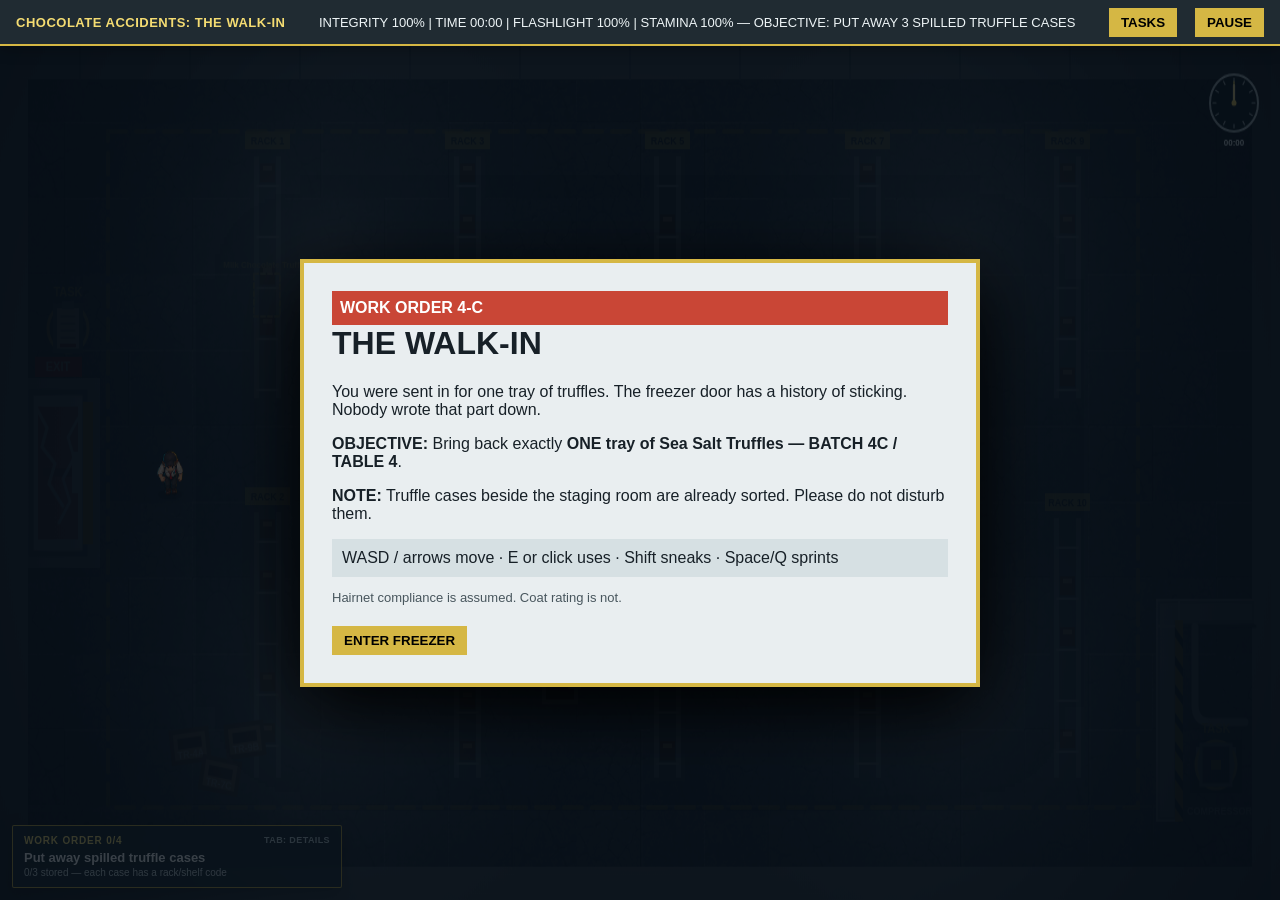
<file: minigames/the-walk-in/index.html>
<!doctype html><html><head><meta charset='utf-8'><meta name='viewport' content='width=device-width,initial-scale=1'><title>Chocolate Accidents: The Walk-In</title><link rel='stylesheet' href='style.css'></head><body><div id='wrap'><header><b>CHOCOLATE ACCIDENTS: THE WALK-IN</b><span id='hud'></span><button id='tasksBtn'>TASKS</button><button id='pauseBtn'>PAUSE</button></header><div id='gameArea'><canvas id='game' width='1280' height='720'></canvas><aside id='taskPanel'></aside></div><div id='overlay' class='show'><div class='card' id='card'></div></div></div><script src='game.js'></script></body></html>
</file>
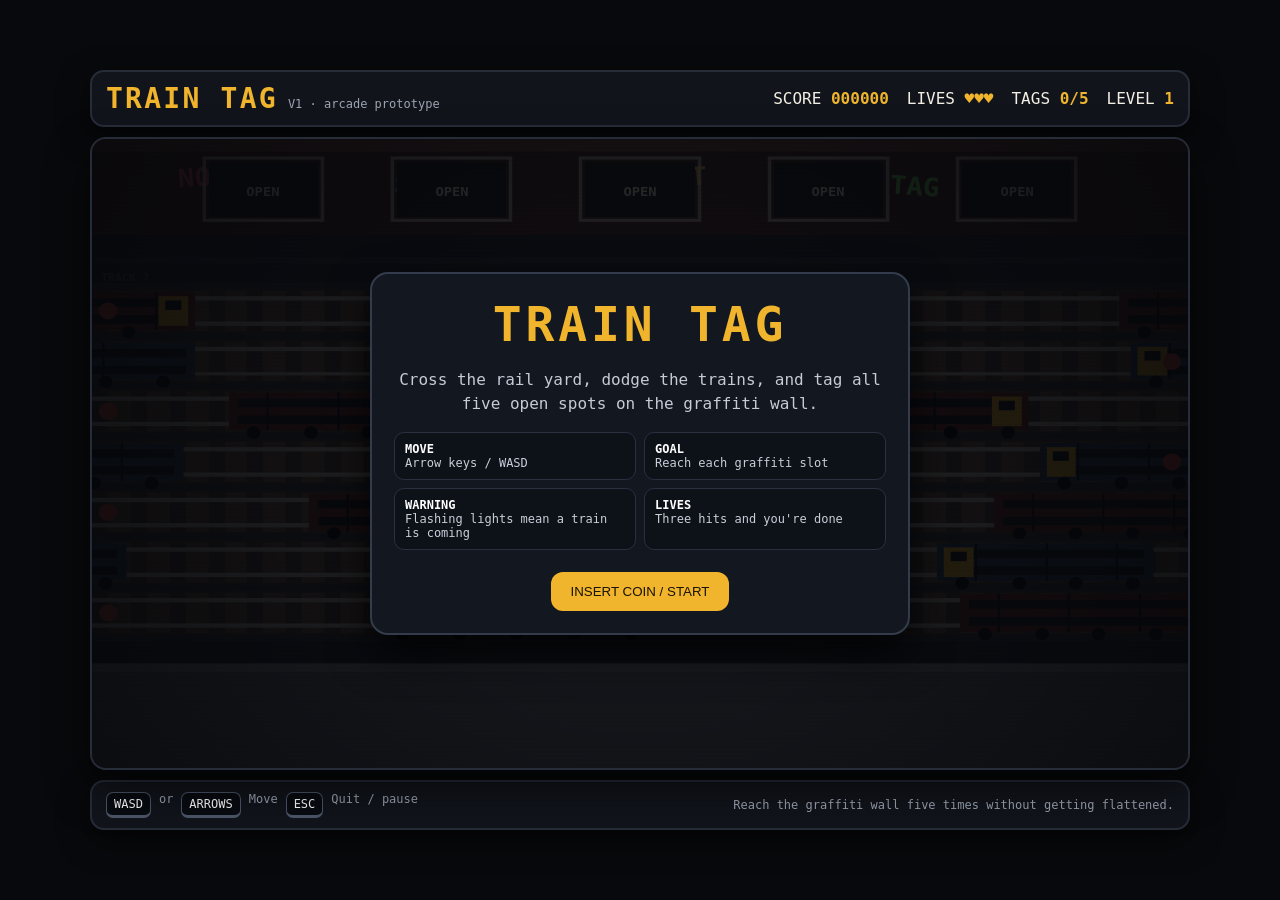
<file: minigames/train-tag/index.html>
<!doctype html>
<html lang="en">
<head>
<meta charset="utf-8">
<meta name="viewport" content="width=device-width,initial-scale=1,maximum-scale=1,user-scalable=no">
<title>Train Tag V1</title>
<style>
:root{--bg:#08090c;--panel:#11141b;--line:#262c38;--text:#f4efe4;--muted:#9ca4b2;--accent:#f0b52d;--danger:#e55245;--good:#59d36e}*{box-sizing:border-box}html,body{height:100%;margin:0;background:var(--bg);color:var(--text);font-family:ui-monospace,SFMono-Regular,Menlo,Consolas,monospace;overflow:hidden}body{display:flex;align-items:center;justify-content:center;padding:12px}#shell{width:min(100%,1100px);height:min(100%,760px);display:grid;grid-template-rows:auto minmax(0,1fr) auto;gap:10px}.topbar,.bottombar{display:flex;align-items:center;justify-content:space-between;gap:12px;background:var(--panel);border:2px solid var(--line);border-radius:14px;padding:10px 14px;box-shadow:0 10px 30px #0008}.brand{display:flex;align-items:baseline;gap:10px}.brand strong{font-size:clamp(18px,3vw,28px);letter-spacing:.08em;color:var(--accent)}.brand span{font-size:12px;color:var(--muted)}.hud{display:flex;gap:18px;flex-wrap:wrap;justify-content:flex-end}.hud b{color:var(--accent)}.stage{position:relative;min-height:0;background:#05070a;border:2px solid var(--line);border-radius:16px;overflow:hidden;box-shadow:0 18px 42px #0009}canvas{display:block;width:100%;height:100%;image-rendering:pixelated;outline:none}#overlay{position:absolute;inset:0;display:flex;align-items:center;justify-content:center;background:#05070ad9;padding:18px;z-index:5}#overlay.hidden{display:none}.card{width:min(92%,540px);background:#121720;border:2px solid #343c4b;border-radius:18px;padding:22px;text-align:center;box-shadow:0 18px 42px #000b}.card h1{margin:0 0 8px;color:var(--accent);font-size:clamp(28px,6vw,48px);letter-spacing:.08em}.card p{color:#c6cbd4;line-height:1.5}.card button{appearance:none;border:0;border-radius:12px;background:var(--accent);color:#1a1305;font:900 16px inherit;padding:12px 20px;cursor:pointer;margin-top:8px}.tips{display:grid;grid-template-columns:repeat(2,minmax(0,1fr));gap:8px;text-align:left;margin:14px 0}.tip{background:#0d1118;border:1px solid #293141;border-radius:10px;padding:9px 10px;font-size:12px;color:#c9cfda}.tip b{color:white}.bottombar{font-size:12px;color:var(--muted)}.keys{display:flex;gap:8px;flex-wrap:wrap}kbd{background:#080b10;border:1px solid #4b5669;border-bottom-width:3px;border-radius:7px;padding:4px 7px;color:white;font:700 12px inherit}#touch{display:none;position:absolute;left:12px;bottom:12px;grid-template-columns:52px 52px 52px;grid-template-rows:52px 52px;gap:5px;z-index:3}#touch button{border:1px solid #657086;background:#0d121bdd;color:white;border-radius:12px;font-size:22px;font-weight:900}#touch .up{grid-column:2}.left{grid-column:1;grid-row:2}.down{grid-column:2;grid-row:2}.right{grid-column:3;grid-row:2}@media (pointer:coarse),(max-width:760px){body{padding:4px}#shell{height:100%;gap:4px}.topbar,.bottombar{padding:7px 9px;border-radius:10px}.brand span,.bottombar .long{display:none}#touch{display:grid}}
</style>
</head>
<body>
<div id="shell">
<div class="topbar"><div class="brand"><strong>TRAIN TAG</strong><span>V1 · arcade prototype</span></div><div class="hud"><span>SCORE <b id="score">000000</b></span><span>LIVES <b id="lives">♥♥♥</b></span><span>TAGS <b id="tags">0/5</b></span><span>LEVEL <b id="level">1</b></span></div></div>
<div class="stage" id="stage"><canvas id="game" tabindex="0"></canvas><div id="touch"><button class="up" data-dir="up">▲</button><button class="left" data-dir="left">◀</button><button class="down" data-dir="down">▼</button><button class="right" data-dir="right">▶</button></div><div id="overlay"><div class="card"><h1>TRAIN TAG</h1><p>Cross the rail yard, dodge the trains, and tag all five open spots on the graffiti wall.</p><div class="tips"><div class="tip"><b>MOVE</b><br>Arrow keys / WASD</div><div class="tip"><b>GOAL</b><br>Reach each graffiti slot</div><div class="tip"><b>WARNING</b><br>Flashing lights mean a train is coming</div><div class="tip"><b>LIVES</b><br>Three hits and you're done</div></div><button id="startBtn">INSERT COIN / START</button></div></div></div>
<div class="bottombar"><div class="keys"><kbd>WASD</kbd><span>or</span><kbd>ARROWS</kbd><span>Move</span><kbd>ESC</kbd><span>Quit / pause</span></div><div class="long">Reach the graffiti wall five times without getting flattened.</div></div>
</div>
<script>
(()=>{
const canvas=document.getElementById('game'),ctx=canvas.getContext('2d'),stage=document.getElementById('stage'),overlay=document.getElementById('overlay'),startBtn=document.getElementById('startBtn'),scoreEl=document.getElementById('score'),livesEl=document.getElementById('lives'),tagsEl=document.getElementById('tags'),levelEl=document.getElementById('level');
const W=960,H=600,START_Y=548,GOAL_Y=68,STEP_X=48,STEP_Y=48;
const colors={asphalt:'#252934',railBed:'#4a4037',rail:'#b9b5aa',sleeper:'#715842',wall:'#4d2d2c',wallTop:'#7b4b43',yellow:'#f0b52d',red:'#e55245',green:'#59d36e',white:'#f5eee1'};
let running=false,paused=false,score=0,lives=3,level=1,tagged=[false,false,false,false,false],freeze=0,flashText='',flashTimer=0,gameTime=0;
const player={x:W/2,y:START_Y,w:26,h:38,facing:'up',moveCooldown:0,invuln:0};
const lanes=[{y:452,dir:1,speed:150,length:260,gap:250,offset:0},{y:404,dir:-1,speed:210,length:190,gap:260,offset:220},{y:356,dir:1,speed:125,length:320,gap:280,offset:510},{y:308,dir:-1,speed:245,length:150,gap:300,offset:130},{y:260,dir:1,speed:180,length:240,gap:220,offset:360},{y:212,dir:-1,speed:135,length:300,gap:260,offset:610},{y:164,dir:1,speed:275,length:130,gap:340,offset:90}];
const goalSlots=[{x:150},{x:315},{x:480},{x:645},{x:810}];
function resize(){const r=stage.getBoundingClientRect();canvas.width=Math.max(1,Math.floor(r.width*Math.min(devicePixelRatio||1,2)));canvas.height=Math.max(1,Math.floor(r.height*Math.min(devicePixelRatio||1,2)));ctx.setTransform(canvas.width/W,0,0,canvas.height/H,0,0)}addEventListener('resize',resize);resize();
function resetPlayer(){player.x=W/2;player.y=START_Y;player.facing='up';player.invuln=.8}
function resetGame(){score=0;lives=3;level=1;tagged=[false,false,false,false,false];gameTime=0;freeze=0;flashText='';flashTimer=0;resetPlayer();updateHud()}
function updateHud(){scoreEl.textContent=String(Math.floor(score)).padStart(6,'0');livesEl.textContent='♥'.repeat(Math.max(0,lives))||'—';tagsEl.textContent=`${tagged.filter(Boolean).length}/5`;levelEl.textContent=level}
function startGame(){resetGame();running=true;paused=false;overlay.classList.add('hidden');canvas.focus()}
startBtn.addEventListener('click',startGame);
function quitToArcade(){
  if(window.parent&&window.parent!==window){
    window.parent.postMessage({type:'train-tag-exit',score:Math.floor(score),lives,tags:tagged.filter(Boolean).length},'*');
    return;
  }
  running=false;
  paused=false;
  overlay.classList.remove('hidden');
  overlay.querySelector('h1').textContent='TRAIN TAG';
  overlay.querySelector('p').textContent='Game paused. Press start to jump back into the rail yard.';
  startBtn.textContent='RESUME / RESTART';
  window.dispatchEvent(new CustomEvent('train-tag-exit',{detail:{score,lives,tags:tagged.filter(Boolean).length}}));
}
function move(dir){if(!running||paused||freeze>0||player.moveCooldown>0)return;player.facing=dir;if(dir==='left')player.x-=STEP_X;if(dir==='right')player.x+=STEP_X;if(dir==='up')player.y-=STEP_Y;if(dir==='down')player.y+=STEP_Y;player.x=Math.max(36,Math.min(W-36,player.x));player.y=Math.max(GOAL_Y,Math.min(START_Y,player.y));player.moveCooldown=.085;if(player.y<=GOAL_Y+4)tryTag()}
addEventListener('keydown',e=>{if(['ArrowUp','ArrowDown','ArrowLeft','ArrowRight','Space'].includes(e.code))e.preventDefault();if(e.code==='Escape'){if(running)quitToArcade();return}if(!running&&(e.code==='Enter'||e.code==='Space')){startGame();return}if(e.repeat)return;if(e.code==='ArrowUp'||e.code==='KeyW')move('up');if(e.code==='ArrowDown'||e.code==='KeyS')move('down');if(e.code==='ArrowLeft'||e.code==='KeyA')move('left');if(e.code==='ArrowRight'||e.code==='KeyD')move('right')});
document.querySelectorAll('#touch button').forEach(b=>b.addEventListener('pointerdown',e=>{e.preventDefault();move(b.dataset.dir)}));
function laneSegments(lane){const cycle=lane.length+lane.gap,pos=((lane.offset+gameTime*lane.speed)%cycle+cycle)%cycle,segs=[];for(let base=-cycle;base<W+cycle;base+=cycle){let x=lane.dir>0?base+pos-lane.length:W-(base+pos);segs.push({x,y:lane.y-18,w:lane.length,h:36})}return segs}
function hit(){if(player.invuln>0||freeze>0)return;lives--;updateHud();flashText='WHAM!';flashTimer=.65;freeze=.7;if(lives<=0){setTimeout(()=>{running=false;overlay.classList.remove('hidden');overlay.querySelector('h1').textContent='GAME OVER';overlay.querySelector('p').textContent=`Final score: ${String(Math.floor(score)).padStart(6,'0')} · Tags: ${tagged.filter(Boolean).length}/5`;startBtn.textContent='PLAY AGAIN';window.dispatchEvent(new CustomEvent('train-tag-gameover',{detail:{score}}))},650)}else setTimeout(resetPlayer,650)}
function tryTag(){let nearest=-1,best=999;goalSlots.forEach((g,i)=>{const d=Math.abs(player.x-g.x);if(!tagged[i]&&d<best){best=d;nearest=i}});if(nearest>=0&&best<60){tagged[nearest]=true;score+=1000+level*250;flashText='TAGGED!';flashTimer=.8;freeze=.55;updateHud();if(tagged.every(Boolean))setTimeout(levelComplete,550);else setTimeout(resetPlayer,550)}else{flashText='FIND AN OPEN SPOT!';flashTimer=.7;player.y=116}}
function levelComplete(){level++;score+=5000;tagged=[false,false,false,false,false];lanes.forEach(l=>l.speed*=1.08);updateHud();flashText='LEVEL UP!';flashTimer=1;resetPlayer();window.dispatchEvent(new CustomEvent('train-tag-level',{detail:{level,score}}))}
function update(dt){if(!running||paused)return;if(freeze>0){freeze-=dt;return}gameTime+=dt;player.moveCooldown=Math.max(0,player.moveCooldown-dt);player.invuln=Math.max(0,player.invuln-dt);flashTimer=Math.max(0,flashTimer-dt);const pb={x:player.x-player.w/2,y:player.y-player.h/2,w:player.w,h:player.h};for(const lane of lanes){for(const t of laneSegments(lane)){if(pb.x<t.x+t.w&&pb.x+pb.w>t.x&&pb.y<t.y+t.h&&pb.y+pb.h>t.y){hit();return}}}score+=dt*7;updateHud()}
function drawBackground(){ctx.fillStyle=colors.asphalt;ctx.fillRect(0,0,W,H);ctx.fillStyle=colors.wall;ctx.fillRect(0,0,W,92);ctx.fillStyle=colors.wallTop;ctx.fillRect(0,0,W,12);ctx.save();ctx.font='900 24px monospace';ctx.textAlign='center';['NO','SLEEP','JUST','TAG'].forEach((word,i)=>{ctx.fillStyle=['#e85d75','#49b6ff','#f2b544','#75dd69'][i%4];ctx.save();ctx.translate(90+i*210,45+(i%2)*8);ctx.rotate((i%2?1:-1)*.07);ctx.fillText(word,0,0);ctx.restore()});ctx.restore();ctx.fillStyle='#6e747d';ctx.fillRect(0,500,W,100);ctx.fillStyle='#8e949c';ctx.fillRect(0,500,W,8);lanes.forEach((lane,idx)=>{ctx.fillStyle=colors.railBed;ctx.fillRect(0,lane.y-23,W,46);for(let x=-20;x<W+20;x+=34){ctx.fillStyle=colors.sleeper;ctx.fillRect(x,lane.y-19,20,38)}ctx.fillStyle=colors.rail;ctx.fillRect(0,lane.y-14,W,4);ctx.fillRect(0,lane.y+10,W,4);ctx.fillStyle='#ffffff44';ctx.font='700 10px monospace';ctx.fillText(`TRACK ${idx+1}`,8,lane.y-28)});[476,428,380,332,284,236,188,140,116].forEach(y=>{ctx.fillStyle='#343944';ctx.fillRect(0,y-3,W,6)});goalSlots.forEach((g,i)=>{ctx.strokeStyle=tagged[i]?colors.green:'#f4eee1aa';ctx.lineWidth=3;ctx.strokeRect(g.x-52,18,104,60);ctx.fillStyle=tagged[i]?'#18371f':'#1b1c20';ctx.fillRect(g.x-48,22,96,52);ctx.fillStyle=tagged[i]?colors.green:colors.white;ctx.font='900 12px monospace';ctx.textAlign='center';ctx.fillText(tagged[i]?'TAGGED':'OPEN',g.x,54)});ctx.textAlign='left'}
function drawTrain(t,lane,index){ctx.fillStyle=index%2===0?'#6e2d28':'#314b64';ctx.fillRect(t.x,t.y,t.w,t.h);ctx.fillStyle='#16191f';ctx.fillRect(t.x+8,t.y+6,t.w-16,8);ctx.fillRect(t.x+8,t.y+t.h-14,t.w-16,8);for(let x=t.x+34;x<t.x+t.w-20;x+=62){ctx.strokeStyle='#0e1116';ctx.lineWidth=2;ctx.beginPath();ctx.moveTo(x,t.y);ctx.lineTo(x,t.y+t.h);ctx.stroke()}ctx.fillStyle=colors.yellow;if(lane.dir>0)ctx.fillRect(t.x+t.w-32,t.y+4,26,t.h-8);else ctx.fillRect(t.x+6,t.y+4,26,t.h-8);ctx.fillStyle='#10151c';if(lane.dir>0)ctx.fillRect(t.x+t.w-26,t.y+8,14,9);else ctx.fillRect(t.x+12,t.y+8,14,9);ctx.fillStyle='#090b0e';for(let x=t.x+22;x<t.x+t.w-10;x+=50){ctx.beginPath();ctx.arc(x,t.y+t.h+2,6,0,Math.PI*2);ctx.fill()}}
function drawWarnings(){lanes.forEach(lane=>{const segs=laneSegments(lane),edge=lane.dir>0?0:W;const nearest=segs.reduce((best,t)=>{const front=lane.dir>0?t.x+t.w:t.x,d=Math.abs(front-edge);return d<best.d?{d,t}:best},{d:9999,t:null});if(nearest.d<150&&Math.floor(gameTime*8)%2===0){ctx.fillStyle=colors.red;ctx.beginPath();ctx.arc(lane.dir>0?14:W-14,lane.y,8,0,Math.PI*2);ctx.fill()}})}
function drawPlayer(){const x=player.x,y=player.y;ctx.save();if(player.invuln>0&&Math.floor(player.invuln*12)%2===0)ctx.globalAlpha=.35;ctx.fillStyle='#0008';ctx.beginPath();ctx.ellipse(x,y+17,15,6,0,0,Math.PI*2);ctx.fill();ctx.fillStyle='#2f557e';ctx.fillRect(x-10,y+5,8,15);ctx.fillRect(x+2,y+5,8,15);ctx.fillStyle='#11151b';ctx.fillRect(x-11,y+16,9,5);ctx.fillRect(x+2,y+16,9,5);ctx.fillStyle='#3b414a';ctx.fillRect(x-10,y-14,20,22);ctx.fillStyle='#e3b184';ctx.fillRect(x-14,y-10,4,16);ctx.fillRect(x+10,y-10,4,16);ctx.fillStyle='#e5b489';ctx.beginPath();ctx.arc(x,y-23,10,0,Math.PI*2);ctx.fill();ctx.fillStyle='#9b7a47';ctx.beginPath();ctx.arc(x,y-26,10,Math.PI,Math.PI*2);ctx.fill();ctx.fillStyle='#2c3c56';ctx.fillRect(x-10,y-31,20,7);ctx.fillRect(x-13,y-29,6,3);ctx.fillStyle='#222831';ctx.fillRect(x-5,y-12,10,5);ctx.restore()}
function draw(){ctx.clearRect(0,0,W,H);drawBackground();lanes.forEach((lane,i)=>laneSegments(lane).forEach(t=>drawTrain(t,lane,i)));drawWarnings();if(running)drawPlayer();if(flashTimer>0){ctx.save();ctx.textAlign='center';ctx.font='900 42px monospace';ctx.lineWidth=7;ctx.strokeStyle='#0b0d11';ctx.strokeText(flashText,W/2,H/2);ctx.fillStyle=flashText==='WHAM!'?colors.red:colors.yellow;ctx.fillText(flashText,W/2,H/2);ctx.restore()}ctx.fillStyle='#00000010';for(let y=0;y<H;y+=4)ctx.fillRect(0,y,W,1);const g=ctx.createRadialGradient(W/2,H/2,200,W/2,H/2,600);g.addColorStop(0,'#0000');g.addColorStop(1,'#0009');ctx.fillStyle=g;ctx.fillRect(0,0,W,H)}
let last=performance.now();function loop(ts){const dt=Math.min(.033,(ts-last)/1000);last=ts;update(dt);draw();requestAnimationFrame(loop)}requestAnimationFrame(loop);
window.TrainTag={start:startGame,quit:quitToArcade,getState:()=>({score:Math.floor(score),lives,level,tags:tagged.filter(Boolean).length,running}),setPaused:v=>{paused=!!v}};
if(window.parent&&window.parent!==window){setTimeout(()=>{try{startGame()}catch(e){}},120);}
})();
</script>

<script>
(function(){
  window.addEventListener('keydown', function(e){
    if((e.key==='Escape'||e.code==='Escape') && window.parent && window.parent!==window){
      e.preventDefault();
      e.stopPropagation();
      if(e.stopImmediatePropagation)e.stopImmediatePropagation();
      window.parent.postMessage({type:'train-tag-exit'}, '*');
    }
  }, true);
})();
</script>

</body>
</html>
</file>
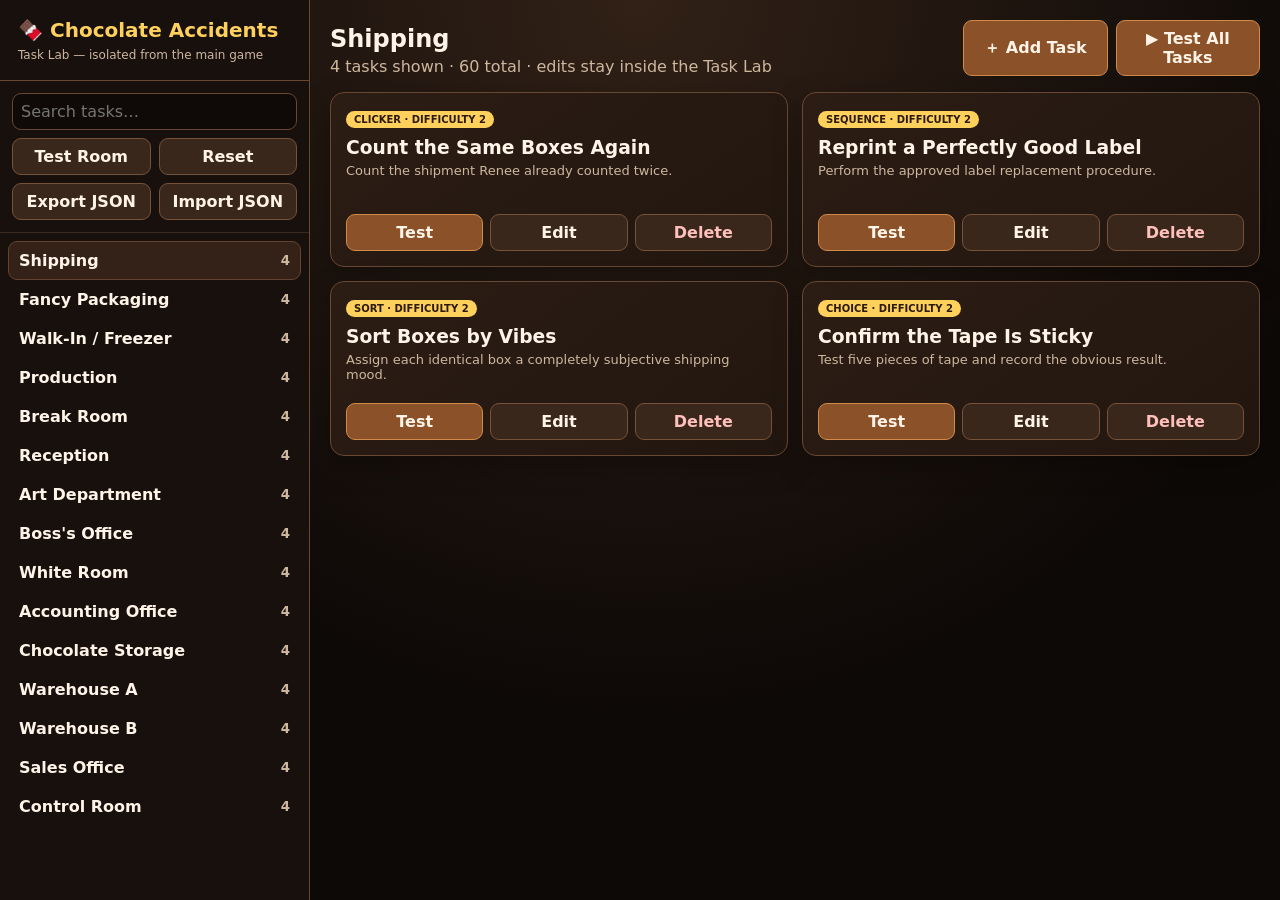
<file: task-lab.html>
<!doctype html>
<html lang="en">
<head>
<meta charset="utf-8"><meta name="viewport" content="width=device-width,initial-scale=1">
<title>Chocolate Accidents — Task Lab</title>
<style>
:root{--bg:#100b08;--panel:#21160f;--panel2:#2c1d14;--line:#684733;--ink:#fff4e7;--muted:#cdb79f;--gold:#ffd15c;--green:#72d69a;--red:#ef7168}*{box-sizing:border-box}body{margin:0;background:radial-gradient(circle at top,#312117,#0d0907 65%);color:var(--ink);font-family:system-ui,-apple-system,Segoe UI,sans-serif;height:100vh;overflow:hidden}button,input,textarea,select{font:inherit}.app{height:100%;display:grid;grid-template-columns:310px 1fr}.sidebar{background:#17100d;border-right:1px solid var(--line);display:flex;flex-direction:column;min-height:0}.brand{padding:18px;border-bottom:1px solid var(--line)}.brand h1{font-size:20px;margin:0}.brand h1 span{color:var(--gold)}.brand p{margin:6px 0 0;color:var(--muted);font-size:12px}.tools{padding:12px;border-bottom:1px solid #3b291e;display:grid;gap:8px}.row{display:flex;gap:8px}.row>*{flex:1}.search,input,textarea,select{width:100%;background:#0f0a07;color:var(--ink);border:1px solid var(--line);border-radius:9px;padding:8px}.roomList{overflow:auto;padding:8px}.roomBtn{width:100%;display:flex;justify-content:space-between;align-items:center;background:transparent;color:var(--ink);border:1px solid transparent;padding:9px 10px;border-radius:9px;cursor:pointer;text-align:left}.roomBtn:hover,.roomBtn.active{background:#342219;border-color:#65442f}.roomBtn small{color:var(--muted)}button{background:#3a271c;color:var(--ink);border:1px solid #765239;border-radius:9px;padding:8px 11px;font-weight:800;cursor:pointer}button:hover{background:#503524}.primary{background:#8b5128;border-color:#d18a48}.danger{color:#ffc0bb}.main{overflow:auto;padding:20px}.top{display:flex;justify-content:space-between;gap:16px;align-items:end;margin-bottom:16px}.top h2{margin:0}.top p{margin:4px 0 0;color:var(--muted)}.cards{display:grid;grid-template-columns:repeat(2,minmax(300px,1fr));gap:14px}.taskCard{background:linear-gradient(145deg,var(--panel2),var(--panel));border:1px solid var(--line);border-radius:14px;padding:15px;box-shadow:0 10px 30px #0004}.badge{display:inline-block;color:#2b1a0f;background:var(--gold);border-radius:99px;padding:3px 8px;font-size:10px;font-weight:900;text-transform:uppercase}.taskCard h3{margin:9px 0 5px}.taskCard p{margin:0;color:var(--muted);font-size:13px;min-height:38px}.cardBtns{display:flex;gap:7px;margin-top:13px}.cardBtns button{flex:1}.completed{border-color:#37835a}.completed h3:after{content:' ✓';color:var(--green)}dialog{width:min(760px,94vw);max-height:92vh;background:linear-gradient(#2d1e15,#1c130e);color:var(--ink);border:1px solid #80583d;border-radius:16px;padding:0;box-shadow:0 25px 90px #000}dialog::backdrop{background:#050302d9}.modalHead{padding:18px 20px 10px;border-bottom:1px solid #493122}.modalBody{padding:18px 20px}.modalHead h2{margin:0}.modalHead p{margin:5px 0;color:var(--muted)}.game{background:#120c09;border:1px solid #5f402d;border-radius:13px;padding:18px;min-height:190px}.progress{height:24px;background:#080604;border:1px solid var(--line);border-radius:99px;position:relative;margin:25px 0 13px;overflow:visible}.fill{height:100%;width:0;background:linear-gradient(90deg,#ffcd62,#ef894d);border-radius:99px}.zone{position:absolute;left:45%;width:20%;height:100%;top:0;background:#5acb8059;border-left:2px solid #8df1ae;border-right:2px solid #8df1ae}.zone:before,.zone:after{position:absolute;top:-23px;font-size:9px;color:#fff0ac;font-weight:900}.zone:before{content:'LOW';left:-13px}.zone:after{content:'HIGH';right:-16px}.needle{position:absolute;top:-5px;height:34px;width:5px;background:#fff06b;left:0;box-shadow:0 0 8px #fff06b}.actions{display:flex;gap:8px;flex-wrap:wrap;justify-content:center}.actions button{min-width:105px}.tip{text-align:center;color:var(--muted);font-size:12px;margin:12px 0 0}.result{text-align:center;font-size:24px;font-weight:900;padding:20px}.success{color:var(--green)}.fail{color:var(--red)}.modalFoot{display:flex;gap:8px;padding:0 20px 18px}.modalFoot button{flex:1}.editor{display:grid;grid-template-columns:1fr 1fr;gap:12px}.editor label{font-size:11px;color:var(--muted)}.editor .wide{grid-column:1/-1}.editor textarea{min-height:76px;resize:vertical}.note{font-size:11px;color:var(--muted)}@media(max-width:760px){body{overflow:auto}.app{display:block}.sidebar{height:auto}.roomList{display:flex;overflow:auto}.roomBtn{min-width:160px}.cards{grid-template-columns:1fr}.main{padding:13px}.top{align-items:start;flex-direction:column}.editor{grid-template-columns:1fr}.editor .wide{grid-column:1}}
</style></head>
<body><div class="app"><aside class="sidebar"><div class="brand"><h1>🍫 <span>Chocolate Accidents</span></h1><p>Task Lab — isolated from the main game</p></div><div class="tools"><input id="search" class="search" placeholder="Search tasks…"><div class="row"><button id="testRoom">Test Room</button><button id="resetProgress">Reset</button></div><div class="row"><button id="exportBtn">Export JSON</button><button id="importBtn">Import JSON</button></div><input id="fileInput" type="file" accept="application/json" hidden></div><nav class="roomList" id="roomList"></nav></aside><main class="main"><div class="top"><div><h2 id="roomTitle"></h2><p id="roomSubtitle"></p></div><div class="row" style="flex:0 0 auto"><button class="primary" id="addTask">＋ Add Task</button><button class="primary" id="testAll">▶ Test All Tasks</button></div></div><section class="cards" id="cards"></section></main></div>
<dialog id="playDialog"><div class="modalHead"><span class="badge" id="playRoom"></span><h2 id="playTitle"></h2><p id="playDesc"></p></div><div class="modalBody"><div class="game" id="game"></div></div><div class="modalFoot"><button id="restartTask">Restart Task</button><button id="skipTask">Skip</button><button id="closePlay">Close</button></div></dialog>
<dialog id="editDialog"><div class="modalHead"><h2>Edit task</h2><p>Changes save locally and can be exported as JSON.</p></div><div class="modalBody"><div class="editor"><label class="wide">Task name<input id="editName"></label><label class="wide">Instructions<textarea id="editDesc"></textarea></label><label>Mini-game type<select id="editType"><option value="sequence">Sequence</option><option value="timing">Timing scan</option><option value="sort">Sort items</option><option value="choice">Inspect / choose</option><option value="clicker">Repetitive clicking</option><option value="memory">Memory buttons</option><option value="hold">Hold control</option></select></label><label>Difficulty (1–5)<input id="editDifficulty" type="number" min="1" max="5"></label><label class="wide">Buttons/categories (separate with |)<input id="editItems"></label><label class="wide">Task-specific objects or situations (separate with |)<textarea id="editPrompts"></textarea></label><label class="wide">Correct feedback | Incorrect feedback<input id="editFeedback"></label><div class="wide" id="choiceOptions" style="padding:12px;border:1px solid #5f402d;border-radius:10px;background:#160f0b"><b>Inspect / Choose answer rules</b><div class="editor" style="margin-top:9px"><label>Normal right answer<input id="editRightAnswer"></label><label>Normal wrong answer<input id="editWrongAnswer"></label><label class="wide" style="display:flex;align-items:center;gap:9px;color:var(--ink)"><input id="editRandomizeAnswers" type="checkbox" style="width:auto"> Randomly swap which answer is correct during the task</label><label class="wide">Formerly right answer is now wrong<input id="editRuleChanged" value="Renee has changed the process. Try again."></label><label class="wide">Formerly wrong answer is now right<input id="editWrongBecameRight" value="Wow, are you running my company now?"></label></div></div><label class="wide">Completion message<input id="editSuccess"></label></div><p class="note">The Inspect / Choose settings define the normal correct answer and optionally let Renee change the rule between rounds.</p></div><div class="modalFoot"><button class="primary" id="saveEdit">Save Changes</button><button id="cancelEdit">Cancel</button></div></dialog>
<script>
const seed=[
['Shipping',[['Count the Same Boxes Again','Count the shipment Renee already counted twice.','clicker','COUNT BOX'],['Reprint a Perfectly Good Label','Perform the approved label replacement procedure.','sequence','PEEL OLD|PRINT SAME|APPLY NEW'],['Sort Boxes by Vibes','Assign each identical box a completely subjective shipping mood.','sort','URGENT-ISH|REGULAR-ISH|MYSTERIOUS'],['Confirm the Tape Is Sticky','Test five pieces of tape and record the obvious result.','choice','STICKY|NOT STICKY']]],
['Fancy Packaging',[['Fluff the Tissue Paper','Click repeatedly until the tissue is management-approved fluffy.','clicker','FLUFF'],['Untangle Decorative Ribbon','Follow the ribbon steps without asking why it was stored this way.','sequence','FIND END|UNTWIST|RETWIST NICELY'],['Rank Bows by Fanciness','Sort bows into arbitrary levels of fancy.','sort','FANCY|FANCIER|TOO FANCY'],['Rebox the Display Box','Put the empty display box into another display box.','memory','OPEN|NEST|CLOSE']]],
['Walk-In / Freezer',[['Count Individual Chocolate Chips','Scan three tiny inventory zones before your fingers freeze.','timing','STOP SCAN'],['Check If the Freezer Is Cold','Inspect five readings and confirm that cold is cold.','choice','COLD|SUSPICIOUSLY WARM'],['Alphabetize Frozen Labels','Sort invented flavor names while standing in a freezer.','sort','ARCTIC ALMOND|BRISK BRITTLE|CHILLY CHERRY'],['Hold the Door Almost Closed','Hold the meter in the approved mostly-closed zone.','hold','HOLD DOOR']]],
['Production',[['Watch the Conveyor Convey','Acknowledge every box that passes the inspection line.','clicker','ACKNOWLEDGE'],['Remove Chocolates That Look Too Confident','Judge five chocolates using Renee’s newest quality standard.','choice','HUMBLE|TOO CONFIDENT'],['Restart the Machine That Is Running','Complete the unnecessary restart sequence.','sequence','STOP|WAIT|START'],['Synchronize the Blinking Lights','Stop the scanner inside the acceptable blinking window.','timing','SYNC']]],
['Break Room',[['Refill the Already Full Cups','Add more cups without knocking over the existing cups.','clicker','ADD CUP'],['Clean the Clean Counter','Wipe, inspect, and wipe the clean counter again.','sequence','SPRAY|WIPE|WIPE AGAIN'],['Organize Sugar by Sweetness','Sort identical sugar packets by imaginary sweetness.','sort','SWEET|SWEETER|SUSPICIOUSLY SWEET'],['Make Coffee for Someone Who Left','Complete the coffee sequence after they have gone home.','memory','MUG|COFFEE|BREW']]],
['Reception',[['Straighten the Crooked Flyers','Correct four flyers; one will probably look crooked anyway.','timing','STRAIGHTEN'],['Ward Off Solicitors','Choose whether each visitor deserves precious lobby oxygen.','choice','SEND AWAY|LET THEM RAMBLE'],['Recount the Visitor Pens','Count the same pen cup until the number feels official.','clicker','COUNT PEN'],['Update the Welcome Sign','Change the greeting, approve it, then change it back.','sequence','EDIT|APPROVE|UNDO']]],
['Art Department',[['Make the Logo Bigger','Increase it, review it, then return almost to the original size.','sequence','BIGGER|EVEN BIGGER|SLIGHTLY SMALLER'],['Name Untitled Final Final Files','Sort confusing files into equally confusing folders.','sort','FINAL|FINAL 2|FINAL REAL'],['Nudge It Two Pixels Left','Stop the alignment needle in the zone nobody can see.','timing','NUDGE'],['Approve Random Shades of Brown','Judge five nearly identical chocolate colors.','choice','APPROVE|TOO BROWN']]],
["Boss's Office",[['Alphabetize Renee’s Sticky Notes','Sort notes labeled IMPORTANT, URGENT, and VERY URGENT.','sort','IMPORTANT|URGENT|VERY URGENT'],['Prepare for a Canceled Meeting','Set everything up in the required order.','sequence','PRINT AGENDA|ARRANGE CHAIRS|RECEIVE CANCELLATION'],['Count Clipboard Clips','Count every clip on every clipboard for compliance.','clicker','COUNT CLIP'],['Hold for Management Approval','Keep the approval request inside the waiting zone.','hold','KEEP WAITING']]],
['White Room',[['Temper the Canceled Order','Hold the temperature for chocolate nobody needs anymore.','hold','HEAT'],['Polish White Chocolate','Click until the imaginary shine rating reaches 100%.','clicker','POLISH'],['Separate White from Off-White','Classify five nearly indistinguishable samples.','choice','WHITE|OFF-WHITE'],['Perform the Purity Ritual','Complete the official room-entry button sequence.','memory','GLOVES|HAIRNET|NOD SERIOUSLY']]],
['Accounting Office',[['Match Mystery Receipts','Categorize receipts containing descriptions like “chocolate stuff.”','choice','BUSINESS|PROBABLY BUSINESS'],['Print the Digital Archive','Complete the paper-saving initiative by printing it all.','sequence','SELECT ALL|PRINT|ORDER MORE PAPER'],['Reconcile One Cent','Click until the spreadsheet agrees that one cent matters.','clicker','RECALCULATE'],['Enter the Printer Reset Code','Repeat the official accounting-office sequence.','memory','INK|IMAGE|PRINT']]],
['Chocolate Storage',[['Rotate Hidden Labels Forward','Face every case label outward, even those against the wall.','clicker','ROTATE CASE'],['Find the Box Renee Is Standing Beside','Scan the shelving until the obvious box becomes official.','timing','STOP SCAN'],['Sort Cocoa by Brownness','Arrange cases using increasingly vague brown categories.','sort','BROWN|BROWNER|BROWNEST'],['Verify Empty Shelf Capacity','Inspect five empty spaces and confirm they remain empty.','choice','EMPTY|ALSO EMPTY']]],
['Warehouse A',[['Count Pallets from a Different Angle','Recount the pallets because the first angle was unprofessional.','clicker','COUNT PALLET'],['Organize Boxes by Boxiness','Sort boxes using a measurement nobody defined.','sort','BOXISH|BOXIER|BOXIEST'],['Scan the Barcode under the Barcode','Stop the scanner precisely three times.','timing','STOP SCAN'],['Inspect the Inspection Stickers','Judge whether inspection stickers were sufficiently inspected.','choice','INSPECTED|INSPECT AGAIN']]],
['Warehouse B',[['Find the Missing Box','Inspect identical cases; the requested one was mislabeled.','choice','THIS ONE|NOT THIS ONE'],['Move Boxes Six Inches','Perform the approved micro-relocation procedure.','sequence','LIFT|MOVE 6 INCHES|SET DOWN'],['Count Emergency Bubble Wrap','Pop nothing. Just count every bubble repeatedly.','clicker','COUNT BUBBLE'],['Sort Dusty and Very Dusty','Categorize warehouse cases by highly scientific dust levels.','sort','DUSTY|VERY DUSTY|LEGENDARY DUST']]],
['Sales Office',[['Update Prices Then Change Them Back','Follow management’s complete pricing strategy.','sequence','RAISE PRICES|SEND EMAIL|RESTORE PRICES'],['Rank Leads by Chocolate Enthusiasm','Sort customer leads using enthusiasm instead of revenue.','sort','CURIOUS|EXCITED|UNCOMFORTABLY EXCITED'],['Call Someone Who Requested Email','Acknowledge five increasingly awkward call prompts.','clicker','LEAVE VOICEMAIL'],['Approve Impossible Delivery Dates','Judge requests without considering physics or calendars.','choice','PROMISE IT|PROMISE IT LOUDER']]],
['Control Room',[['Acknowledge Normal Operation','Dismiss alerts announcing that nothing is wrong.','clicker','ACKNOWLEDGE'],['Recalibrate the Recalibration Button','Complete the recalibration loop in order.','sequence','CALIBRATE|VERIFY|RECALIBRATE'],['Sort Alarms by Annoyingness','Rank identical beeps using personal irritation.','sort','ANNOYING|MORE ANNOYING|RENEE LEVEL'],['Hold the Meaningless Dial Steady','Keep a decorative dial in its official green range.','hold','HOLD DIAL']]]
];
const flavor={
'Count the Same Boxes Again':['Box marked 14 (possibly 41)|Box with old coffee ring|Box Renee counted as two|Box hiding behind a larger box|Box labeled DO NOT COUNT|The box you started with','The tally sheet reluctantly accepts that number.|Renee says that count feels emotionally incorrect.'],
'Sort Boxes by Vibes':['Box humming faintly|Box with confident tape|Box that arrived unannounced|Box facing the wall|Box containing another box|Box everyone avoids eye contact with','The box has been assigned a legally meaningless vibe.|That vibe conflicts with Shipping Policy 4-B, which does not exist.'],
'Confirm the Tape Is Sticky':['Tape stuck to the dispenser|Tape stuck to itself|Tape stuck to Chris|Tape covered in cardboard fuzz|Tape that makes no attempt to stick|Tape Renee called “premium”','Your conclusion agrees with the obvious physical evidence.|Renee peels it off the desk and asks you to reconsider.'],
'Rank Bows by Fanciness':['Tiny bow with enormous confidence|Gold bow shedding glitter everywhere|Crooked bow labeled artisan|Bow made from leftover ribbon|Perfect bow nobody ordered|Bow tied around an empty box','The bow accepts its social rank.|The bow has appealed your decision to Fancy Packaging.'],
'Check If the Freezer Is Cold':['Ice on the door handle|Thermometer reading 4°F|Chocolate frozen to the shelf|Visible breath cloud|Employee wearing three coats|Mysterious puddle that is somehow still frozen','Yes, that is convincingly cold.|The freezer responds with an offended mechanical hum.'],
'Alphabetize Frozen Labels':['Arctic Almond|Brisk Brittle|Chilly Cherry|Frigid Fudge|Polar Praline|Subzero Sprinkle','The label has been filed where no one will look for it.|The alphabet has rejected this placement.'],
'Remove Chocolates That Look Too Confident':['Piece standing slightly taller than the others|Truffle leaning into the spotlight|Bonbon with an unnecessary shine|Square hiding behind the rejects|Piece shaped exactly like management|Ordinary chocolate minding its business','Renee agrees with your unsupported personality assessment.|That chocolate was confident, not arrogant. There is apparently a difference.'],
'Organize Sugar by Sweetness':['Plain white packet|Packet labeled EXTRA SWEET|Brown sugar packet in disguise|Empty packet someone returned|Packet with one grain missing|Mystery sweetener from 2019','Sweetness ranking entered into the permanent record.|Your palate has failed the annual sugar calibration.'],
'Ward Off Solicitors':['Copier salesperson promising 73% savings|Water delivery representative carrying no water|Factory extended-warranty specialist|Office-supply salesperson with one pen|Energy auditor asking for forty-five minutes|Influencer requesting free truffles','Reception remains mercifully sales-pitch free.|They have unfolded a brochure. You may never escape.'],
'Approve Random Shades of Brown':['Cocoa Brown #7|Executive Espresso|Nearly Mahogany|Budget Ganache|Brown That Looked Different Upstairs|Pantone Probably Chocolate','The shade joins the approved wall of indistinguishable browns.|Art Department insists this brown has completely different energy.'],
"Alphabetize Renee’s Sticky Notes":['IMPORTANT|URGENT|VERY URGENT|ASK CHRIS|DO THIS|WHY IS THIS HERE','The note is now organized but no more understandable.|Renee says urgency should be sorted by “feel,” not spelling.'],
'Separate White from Off-White':['Bright white sample|Ivory sample under yellow light|White chocolate beside printer paper|Sample labeled CREAM-ISH|White sample with one cocoa crumb|Off-white sample Renee calls beige','The sample has received its official almost-white designation.|The White Room committee requests a whiter opinion.'],
'Match Mystery Receipts':['Receipt reading CHOCOLATE STUFF — $47|Lunch receipt circled IMPORTANT|Faded receipt with no total|Hardware-store receipt for one tiny screw|Receipt signed only “Renee”|Coffee receipt charged to Research','Accounting has accepted the expense with visible reluctance.|The receipt has been returned with three new forms attached.'],
'Sort Cocoa by Brownness':['Light cocoa case|Dark cocoa case|Case viewed under bad lighting|Case labeled MEDIUM-ISH|Cocoa powder spilled on another case|Box whose brownness is confidential','The cocoa has been assigned an authoritative shade of brown.|The storage lighting has overruled your eyes.'],
'Verify Empty Shelf Capacity':['Shelf containing absolutely nothing|Shelf with one forgotten label|Shelf reserved for future emptiness|Shelf someone photographed for proof|Empty space between two boxes|Shelf Renee says looks “too available”','The empty shelf is certified to contain zero boxes.|Accounting cannot approve emptiness without a physical sample.'],
'Organize Boxes by Boxiness':['Perfect cube pretending to be a box|Long carton with identity issues|Crushed box held together by optimism|Tiny box inside a huge box|Round tin visiting the warehouse|Box-shaped shadow with no box','Its boxiness rating has been entered into the warehouse ledger.|That object is apparently more box-adjacent than boxy.'],
'Inspect the Inspection Stickers':['Sticker applied upside down|Sticker inspecting another sticker|Sticker dated next Thursday|Blank sticker with a checkmark|Two stickers arguing over one box|Sticker placed directly over the barcode','The inspection sticker has passed its sticker inspection.|This sticker requires a supervising sticker.'],
'Find the Missing Box':['Box labeled NOT MISSING|Requested case directly behind Chris|Empty carton with the right barcode|Correct product in the wrong box|Wrong product in the correct box|Box Renee is currently leaning on','You found something close enough for Warehouse B.|The inventory system insists that box is in another building.'],
'Sort Dusty and Very Dusty':['Case with one fingerprint|Case wearing a gray dust blanket|Box recently wiped in one small circle|Pallet from the legendary back corner|Carton that makes Chris sneeze|Spotless box everyone distrusts','Dust level recorded. The dust itself remains in place.|Warehouse B requests a second dust opinion.'],
'Rank Leads by Chocolate Enthusiasm':['Customer requesting one sample|Bride ordering 400 favors|Caller who says “I just love chocolate” six times|Restaurant asking only for pricing|Person requesting a chocolate statue of themselves|Lead who opened the email accidentally','Sales has assigned the lead an enthusiasm level instead of calling them.|The lead used an exclamation point, invalidating your ranking.'],
'Approve Impossible Delivery Dates':['500 pieces needed tomorrow morning|Custom mold requested before artwork exists|Order due yesterday|Rush order shipping to an unknown address|Ten thousand truffles by lunch|Customer asking if “whenever” means today','Sales has promised it with confidence unsupported by time.|Try again—this office does not recognize the word impossible.'],
'Sort Alarms by Annoyingness':['Single polite beep|Continuous high-pitched chirp|Alarm that stops when approached|Warning tone identical to the microwave|Silent alarm flashing aggressively|Renee saying “Do you hear that?”','The alarm has been ranked and continues beeping.|Control Room says annoyance must be measured in Renees per minute.'],
'Fluff the Tissue Paper':['Flattened sheet from the bottom of the box|Sheet already fluffed by three employees|Tissue folded into an accidental swan|Piece with one unacceptable wrinkle|Paper Renee says lacks enthusiasm|Last sheet before lunch','The tissue is now 4% more emotionally supportive.|Fancy Packaging requests two additional fluffs.'],
'Watch the Conveyor Convey':['Carton enters from the left|Chocolate passes the exact center|Empty belt continues moving|Same carton returns somehow|Wrapper travels without chocolate|Conveyor performs its primary function','Conveyance officially witnessed.|You blinked. Production requires the observation again.'],
'Refill the Already Full Cups':['Add cup above the fill line|Squeeze cup into the second stack|Replace cup Chris just removed|Add tiny cup nobody uses|Restack leaning paper cups|Count lid as honorary cup','The cup station is now dangerously prepared.|That cup disrupted the approved tower silhouette.'],
'Recount the Visitor Pens':['Blue pen without cap|Cap without blue pen|Pen chained to nothing|Promotional pen from another company|Marker hiding among pens|Pencil Reception insists is a pen','The pen count has changed without any pens moving.|Reception requires a separate count of functional pens.'],
'Count Clipboard Clips':['Small silver clip|Large black clip|Clip holding no paper|Two clips clipped together|Bent clip marked DO NOT DISCARD|Clipboard with its clip missing','The clip ledger is one entry more complete.|Renee says attached clips and loose clips use different math.'],
'Polish White Chocolate':['Piece with thumbprint|Piece already reflecting the ceiling light|Scuffed sample from the reject tray|Chocolate slowly melting under the cloth|Display piece nobody will see|Piece Renee touched immediately after polishing','The shine has reached an unverifiable standard.|The reflection is insufficiently white.'],
'Reconcile One Cent':['Round line item down|Round it back up|Refresh formula|Reopen closed spreadsheet|Check calculator battery|Move penny into suspense account','Accounting is balanced until someone refreshes the sheet.|The penny has migrated to a different column.'],
'Rotate Hidden Labels Forward':['Case against the back wall|Label underneath the bottom case|Box already facing forward|Case visible only from the ceiling|Label covered by another label|Box nobody has opened since 2018','The label can now be seen by someone standing inside the shelf.|Chocolate Storage says forward means a different direction today.'],
'Count Pallets from a Different Angle':['Pallet viewed from north aisle|Same pallet viewed from south aisle|Half pallet counted as emotionally whole|Empty pallet beneath boxes|Stack casting two pallet-shaped shadows|Pallet Renee remembers but nobody can find','The new angle has produced the same controversial total.|Warehouse A suspects perspective fraud.'],
'Count Emergency Bubble Wrap':['Bubble beside the torn edge|Bubble already popped|Suspiciously large bubble|Tiny bubble inside another bubble|Row skipped by the previous counter|Bubble Chris accidentally leaned on','Emergency cushioning capacity has increased by zero.|A bubble popped during counting; restart that section.'],
'Call Someone Who Requested Email':['Dial customer who wrote PLEASE EMAIL|Leave voicemail explaining the email|Call again because voicemail sounded unsure|Record that no one answered|Email them to report the phone call|Schedule a follow-up call about the email','Sales activity logged; customer satisfaction unknown.|The voicemail lacked sufficient chocolate enthusiasm.'],
'Acknowledge Normal Operation':['Green light reports NORMAL|Screen announces NO ERRORS|Alarm confirms alarm is available|Temperature reads exactly its setting|System reports successful report|Popup asks whether everything is still fine','Normal operation has been formally acknowledged.|Control Room needs verbal confirmation from the green light.']};
const defaultTasks=seed.flatMap(([room,arr])=>arr.map((a,i)=>{const f=flavor[a[0]]||['','',''],answers=a[3].split('|');return {id:room.toLowerCase().replace(/\W/g,'-')+'-'+(i+1),room,name:a[0],desc:a[1],type:a[2],items:a[3],prompts:f[0]||a[0],feedback:f[1]||'That strangely counts as progress.|Renee has requested another attempt.',rightAnswer:answers[0]||'RIGHT',wrongAnswer:answers[1]||'WRONG',randomizeAnswers:false,ruleChangedMessage:'Renee has changed the process. Try again.',wrongBecameRightMessage:'Wow, are you running my company now?',difficulty:2,success:'Busywork complete. Productivity remains unchanged.'}}));
const stored=JSON.parse(localStorage.getItem('ca-task-lab')||'null');let tasks=stored?stored.map(t=>Object.assign({},defaultTasks.find(d=>d.id===t.id)||{},t)):structuredClone(defaultTasks),activeRoom=seed[0][0],activeTask=null,editTask=null,queue=[],anim=0,state={};
const $=s=>document.querySelector(s),rooms=seed.map(x=>x[0]);
function save(){localStorage.setItem('ca-task-lab',JSON.stringify(tasks))}function esc(s){return String(s).replace(/[&<>"']/g,c=>({'&':'&amp;','<':'&lt;','>':'&gt;','"':'&quot;',"'":'&#39;'}[c]))}
function renderRooms(){const q=$('#search').value.toLowerCase();$('#roomList').innerHTML=rooms.map(r=>{const total=tasks.filter(t=>t.room===r).length,count=tasks.filter(t=>t.room===r&&(t.name+' '+t.desc).toLowerCase().includes(q)).length;return `<button class="roomBtn ${r===activeRoom?'active':''}" data-room="${esc(r)}"><span>${esc(r)}</span><small>${q?count+' / ':''}${total}</small></button>`}).join('');document.querySelectorAll('.roomBtn').forEach(b=>b.onclick=()=>{activeRoom=b.dataset.room;render()})}
function render(){renderRooms();const q=$('#search').value.toLowerCase(),shown=tasks.filter(t=>(activeRoom==='ALL'||t.room===activeRoom)&&(t.name+' '+t.desc+' '+t.room).toLowerCase().includes(q));$('#roomTitle').textContent=activeRoom==='ALL'?'All Tasks':activeRoom;$('#roomSubtitle').textContent=`${shown.length} task${shown.length===1?'':'s'} shown · ${tasks.length} total · edits stay inside the Task Lab`;$('#cards').innerHTML=shown.map(t=>`<article class="taskCard ${t.passed?'completed':''}"><span class="badge">${esc(t.type)} · difficulty ${t.difficulty}</span><h3>${esc(t.name)}</h3><p>${esc(t.desc)}</p><div class="cardBtns"><button class="primary play" data-id="${t.id}">Test</button><button class="edit" data-id="${t.id}">Edit</button><button class="danger delete" data-id="${t.id}">Delete</button></div></article>`).join('');document.querySelectorAll('.play').forEach(b=>b.onclick=()=>play(tasks.find(t=>t.id===b.dataset.id)));document.querySelectorAll('.edit').forEach(b=>b.onclick=()=>openEdit(tasks.find(t=>t.id===b.dataset.id)));document.querySelectorAll('.delete').forEach(b=>b.onclick=()=>deleteTask(tasks.find(t=>t.id===b.dataset.id)))}
function parts(t){return t.items.split('|').map(x=>x.trim()).filter(Boolean)}function progress(n){$('.fill').style.width=Math.max(0,Math.min(100,n))+'%'}function buttons(items,fn){return `<div class="actions">${items.map((x,i)=>`<button data-i="${i}">${esc(x)}</button>`).join('')}</div>`}
function play(t){activeTask=t;state={p:0};$('#playRoom').textContent=t.room;$('#playTitle').textContent=t.name;$('#playDesc').textContent=t.desc;$('#playDialog').showModal();buildCurrent()}
function taskPrompts(t){return String(t.prompts||t.name).split('|').map(x=>x.trim()).filter(Boolean)}function taskFeedback(t){const f=String(t.feedback||'That strangely counts as progress.|Renee has requested another attempt.').split('|');return [f[0],f[1]||f[0]]}
function buildCurrent(){activeTask.type==='choice'?buildChoice():build()}
function buildChoice(){cancelAnimationFrame(anim);const t=activeTask,g=$('#game'),it=parts(t),prompts=taskPrompts(t),fb=taskFeedback(t);state={p:0,target:Math.min(5,prompts.length)};g.innerHTML='<div class="progress"><div class="fill"></div></div><div id="inner"></div><p class="tip" id="tip">Choose using the current process. Renee may change it without warning.</p>';progress(0);const inner=$('#inner'),tip=$('#tip'),normalRight=t.rightAnswer||it[0]||'RIGHT',normalWrong=t.wrongAnswer||it[1]||'WRONG',answerButtons=[normalRight,normalWrong];const next=()=>{state.ruleFlipped=!!t.randomizeAnswers&&Math.random()<.5;state.correctAnswer=state.ruleFlipped?normalWrong:normalRight;inner.innerHTML=`<p style="text-align:center;font-weight:900">${esc(prompts[state.p%prompts.length])}</p>`+buttons(answerButtons);inner.querySelectorAll('button').forEach((b,i)=>b.onclick=()=>{const selected=answerButtons[i],correct=selected===state.correctAnswer;if(correct){state.p++;progress(state.p/state.target*100);tip.textContent=state.ruleFlipped?(t.wrongBecameRightMessage||'Wow, are you running my company now?'):fb[0]}else{tip.textContent=state.ruleFlipped&&selected===normalRight?(t.ruleChangedMessage||'Renee has changed the process. Try again.'):fb[1]}if(state.p>=state.target)finish();else setTimeout(next,650)})};next()}
function build(){cancelAnimationFrame(anim);const t=activeTask,g=$('#game'),it=parts(t),prompts=taskPrompts(t),fb=taskFeedback(t);g.innerHTML='<div class="progress"><div class="fill"></div></div><div id="inner"></div><p class="tip" id="tip"></p>';progress(0);const inner=$('#inner'),tip=$('#tip');if(t.type==='sequence'||t.type==='memory'){const seq=it;let order=t.type==='memory'?[...seq].sort(()=>Math.random()-.5):seq;tip.textContent=(t.type==='memory'?'Remember the task-specific sequence: '+seq.join(' → '):t.desc);inner.innerHTML=buttons(order);inner.querySelectorAll('button').forEach(b=>b.onclick=()=>{const val=order[+b.dataset.i];if(val===seq[state.p]){state.p++;b.disabled=true;progress(state.p/seq.length*100);state.p===seq.length&&finish()}else{state.p=0;progress(0);tip.textContent=fb[1]}})}else if(t.type==='clicker'){state.target=Math.min(prompts.length,5+t.difficulty*2);if(state.target<2)state.target=5+t.difficulty*2;tip.textContent=prompts[0];inner.innerHTML=buttons([it[0]||'DO BUSYWORK']);inner.querySelector('button').onclick=()=>{state.p++;progress(state.p/state.target*100);tip.textContent=state.p>=state.target?fb[0]:(prompts[state.p%prompts.length]||`${state.p}/${state.target}`);state.p>=state.target&&finish()}}else if(t.type==='sort'){state.target=Math.min(prompts.length,4+t.difficulty);tip.textContent='Assign each specific item to one of Renee’s official categories.';const next=()=>{inner.innerHTML=`<p style="text-align:center;font-weight:900">${esc(prompts[state.p%prompts.length])}</p>`+buttons(it);inner.querySelectorAll('button').forEach(b=>b.onclick=()=>{state.p++;progress(state.p/state.target*100);tip.textContent=fb[0];state.p>=state.target?finish():next()})};next()}else if(t.type==='choice'){state.target=Math.min(5,prompts.length);tip.textContent='Apply the two available decisions to these very specific situations.';const next=()=>{const good=Math.random()>.42;state.good=good;inner.innerHTML=`<p style="text-align:center;font-weight:900">${esc(prompts[state.p%prompts.length])}</p>`+buttons(it.slice(0,2));inner.querySelectorAll('button').forEach((b,i)=>b.onclick=()=>{const correct=(i===0)===good;state.p=correct?state.p+1:Math.max(0,state.p-1);progress(state.p/state.target*100);tip.textContent=correct?fb[0]:fb[1];state.p>=state.target?finish():setTimeout(next,350)})};next()}else if(t.type==='timing'){state.pos=0;state.dir=1;state.hits=0;$('.progress').innerHTML='<div class="zone"></div><div class="needle"></div>';inner.innerHTML=buttons([it[0]||'STOP']);tip.textContent=prompts[0]||'Stop inside the marked zone three times. Spacebar also works.';state.stop=()=>{if(state.pos>=45&&state.pos<=65){state.hits++;tip.textContent=`${fb[0]} (${state.hits}/3)`;if(state.hits>=3)return finish()}else tip.textContent=`${fb[1]} (${state.hits}/3)`};inner.querySelector('button').onclick=state.stop;let last=performance.now();const tick=n=>{const dt=(n-last)/1000;last=n;state.pos+=state.dir*80*dt;if(state.pos>100){state.pos=100;state.dir=-1}if(state.pos<0){state.pos=0;state.dir=1}const needle=$('.needle');if(needle)needle.style.left=`calc(${state.pos}% - 2px)`;anim=requestAnimationFrame(tick)};anim=requestAnimationFrame(tick)}else if(t.type==='hold'){state.level=15;state.held=false;state.good=0;$('.progress').innerHTML='<div class="zone"></div><div class="needle"></div>';inner.innerHTML=buttons([it[0]||'HOLD']);tip.textContent=prompts[0]||t.desc;const b=inner.querySelector('button');b.onpointerdown=e=>{e.preventDefault();state.held=true};b.onpointerup=b.onpointerleave=()=>state.held=false;let last=performance.now();const tick=n=>{const dt=(n-last)/1000;last=n;state.level+=state.held?34*dt:-10*dt;state.level=Math.max(0,Math.min(100,state.level));if(state.level>=45&&state.level<=65)state.good+=25*dt;else state.good=Math.max(0,state.good-7*dt);const needle=$('.needle');if(needle)needle.style.left=`calc(${state.level}% - 2px)`;tip.textContent=`${state.level>=45&&state.level<=65?fb[0]:fb[1]} ${Math.round(state.good)}%`;if(state.good>=100)return finish();anim=requestAnimationFrame(tick)};anim=requestAnimationFrame(tick)}}
function finish(){cancelAnimationFrame(anim);activeTask.passed=true;save();$('#game').innerHTML=`<div class="result success">✓ ${esc(activeTask.success)}</div>`;setTimeout(()=>{if(queue.length){const next=queue.shift();play(next)}},650);render()}
function openEdit(t){editTask=t;$('#editName').value=t.name;$('#editDesc').value=t.desc;$('#editType').value=t.type;$('#editDifficulty').value=t.difficulty;$('#editItems').value=t.items;$('#editPrompts').value=t.prompts||'';$('#editFeedback').value=t.feedback||'';$('#editRightAnswer').value=t.rightAnswer||parts(t)[0]||'RIGHT';$('#editWrongAnswer').value=t.wrongAnswer||parts(t)[1]||'WRONG';$('#editRandomizeAnswers').checked=!!t.randomizeAnswers;$('#editRuleChanged').value=t.ruleChangedMessage||'Renee has changed the process. Try again.';$('#editWrongBecameRight').value=t.wrongBecameRightMessage||'Wow, are you running my company now?';$('#editSuccess').value=t.success;$('#choiceOptions').style.opacity=t.type==='choice'?'1':'.45';$('#editDialog').showModal()}
$('#editType').onchange=()=>$('#choiceOptions').style.opacity=$('#editType').value==='choice'?'1':'.45';
$('#saveEdit').onclick=()=>{Object.assign(editTask,{name:$('#editName').value.trim(),desc:$('#editDesc').value.trim(),type:$('#editType').value,difficulty:+$('#editDifficulty').value||2,items:$('#editItems').value.trim(),prompts:$('#editPrompts').value.trim(),feedback:$('#editFeedback').value.trim(),rightAnswer:$('#editRightAnswer').value.trim(),wrongAnswer:$('#editWrongAnswer').value.trim(),randomizeAnswers:$('#editRandomizeAnswers').checked,ruleChangedMessage:$('#editRuleChanged').value.trim(),wrongBecameRightMessage:$('#editWrongBecameRight').value.trim(),success:$('#editSuccess').value.trim()});save();$('#editDialog').close();render()};$('#cancelEdit').onclick=()=>$('#editDialog').close();$('#closePlay').onclick=()=>{cancelAnimationFrame(anim);queue=[];$('#playDialog').close()};$('#restartTask').onclick=buildCurrent;$('#skipTask').onclick=()=>{if(queue.length)play(queue.shift());else $('#playDialog').close()};
function newId(room){return room.toLowerCase().replace(/\W/g,'-')+'-'+Date.now().toString(36)+'-'+Math.random().toString(36).slice(2,6)}
function addTask(){const room=activeRoom==='ALL'?rooms[0]:activeRoom;const task={id:newId(room),room,name:'New Busywork Task',desc:'Describe the unnecessarily important work Renee assigned.',type:'sequence',items:'STEP ONE|STEP TWO|UNDO STEP ONE',prompts:'First task-specific situation|Second task-specific situation|Third task-specific situation',feedback:'Renee accepts this for now.|Renee has requested another attempt.',rightAnswer:'RIGHT ANSWER',wrongAnswer:'WRONG ANSWER',randomizeAnswers:false,ruleChangedMessage:'Renee has changed the process. Try again.',wrongBecameRightMessage:'Wow, are you running my company now?',difficulty:2,success:'Task complete. Nothing meaningful has changed.',passed:false,isNew:true};tasks.push(task);save();render();openEdit(task)}
function deleteTask(t){if(!t)return;const ok=confirm(`Delete “${t.name}” from ${t.room}?\n\nThis cannot be undone unless you previously exported the task list.`);if(!ok)return;tasks=tasks.filter(x=>x.id!==t.id);save();render()}
$('#addTask').onclick=addTask;
function run(list){queue=[...list];play(queue.shift())}$('#testRoom').onclick=()=>run(tasks.filter(t=>t.room===activeRoom));$('#testAll').onclick=()=>run(tasks);$('#resetProgress').onclick=()=>{tasks.forEach(t=>t.passed=false);save();render()};$('#search').oninput=render;$('#exportBtn').onclick=()=>{const a=document.createElement('a');a.href=URL.createObjectURL(new Blob([JSON.stringify(tasks,null,2)],{type:'application/json'}));a.download='chocolate-accidents-tasks.json';a.click();URL.revokeObjectURL(a.href)};$('#importBtn').onclick=()=>$('#fileInput').click();$('#fileInput').onchange=e=>{const f=e.target.files[0];if(!f)return;const r=new FileReader();r.onload=()=>{try{const data=JSON.parse(r.result);if(!Array.isArray(data))throw Error();tasks=data;save();render()}catch{alert('That task JSON could not be imported.')}};r.readAsText(f)};
addEventListener('keydown',e=>{if(e.code==='Space'&&$('#playDialog').open&&activeTask){e.preventDefault();if(activeTask.type==='timing'&&state.stop)state.stop();if(activeTask.type==='hold')state.held=true}});addEventListener('keyup',e=>{if(e.code==='Space')state.held=false});render();
</script></body></html>
</file>
<file: minigames/fredo-skates/style.css>
/* =================================================
   RESET
================================================= */

* {
  box-sizing: border-box;
}

html {
  min-height: 100%;
}

body {
  min-height: 100vh;
  margin: 0;

  font-family: Arial, Helvetica, sans-serif;
  color: #17202a;

  background:
    radial-gradient(
      circle at top,
      #54779f 0,
      #263c59 48%,
      #121d2e 100%
    );
}

button,
img {
  user-select: none;
  -webkit-user-select: none;
}

button {
  font: inherit;
}


/* =================================================
   PAGE
================================================= */

.page {
  width: 100%;

  display: flex;
  justify-content: center;

  padding: 28px 16px 48px;
}

#game-container {
  width: min(1200px, 100%);

  overflow: hidden;

  border: 5px solid #17202a;
  border-radius: 20px;

  background-color: #f7edd1;

  box-shadow:
    0 9px 0 #10161d,
    0 25px 48px rgba(0, 0, 0, 0.38);
}


/* =================================================
   HEADER
================================================= */

#game-header {
  width: 100%;

  overflow: hidden;

  border-bottom: 5px solid #17202a;

  background-color: #ef8a3f;
}

#header-banner {
  width: 100%;
  height: auto;

  display: block;

  object-fit: cover;
}


/* =================================================
   SCOREBOARD
================================================= */

#scoreboard {
  min-height: 82px;

  display: grid;
  grid-template-columns: repeat(3, 1fr);

  border-bottom: 5px solid #17202a;

  background:
    linear-gradient(
      180deg,
      #fff7cf,
      #edce78
    );
}

.score-item {
  display: flex;
  align-items: center;
  justify-content: center;
  gap: 11px;

  padding: 14px;

  text-align: center;
}

.score-item + .score-item {
  border-left: 3px solid #17202a;
}

.score-label {
  font-size: clamp(0.75rem, 1.4vw, 1rem);
  font-weight: 900;

  letter-spacing: 0.08em;
  text-transform: uppercase;
}

.score-value {
  min-width: 58px;

  padding: 6px 12px;

  border: 3px solid #17202a;
  border-radius: 11px;

  background-color: #ffffff;

  box-shadow: 3px 3px 0 #17202a;

  font-size: clamp(1rem, 2vw, 1.5rem);
  font-weight: 900;
}

.score-coin {
  width: 34px;
  height: 34px;

  object-fit: contain;
}


/* =================================================
   GAME AREA
================================================= */

#game-area {
  position: relative;

  width: 100%;
  height: 580px;

  overflow: hidden;
  isolation: isolate;

  background:
    linear-gradient(
      180deg,
      #67c9f0 0%,
      #afe5f7 47%,
      #e8f6f7 100%
    );

  outline: none;
  touch-action: manipulation;
}


/* =================================================
   SKY
================================================= */

.sky-layer {
  position: absolute;
  inset: 0;

  z-index: 0;

  overflow: hidden;

  pointer-events: none;
}

.sun {
  position: absolute;
  top: 42px;
  right: 9%;

  width: 88px;
  height: 88px;

  border: 5px solid #17202a;
  border-radius: 50%;

  background-color: #ffdc4c;

  box-shadow:
    0 0 0 13px rgba(255, 220, 76, 0.24);
}

.cloud {
  position: absolute;

  width: 150px;
  height: 48px;

  border: 4px solid #17202a;
  border-radius: 50px;

  background-color: #ffffff;

  opacity: 0.92;
}

.cloud::before,
.cloud::after {
  content: "";

  position: absolute;

  border: 4px solid #17202a;
  border-bottom: 0;
  border-radius: 80px 80px 0 0;

  background-color: #ffffff;
}

.cloud::before {
  left: 22px;
  top: -31px;

  width: 58px;
  height: 42px;
}

.cloud::after {
  right: 19px;
  top: -43px;

  width: 73px;
  height: 54px;
}

.cloud-one {
  top: 80px;
  left: 7%;

  transform: scale(0.8);
}

.cloud-two {
  top: 164px;
  left: 42%;

  transform: scale(0.55);
}

.cloud-three {
  top: 75px;
  right: 25%;

  transform: scale(0.65);
}


/* =================================================
   SCROLLING LAYERS
================================================= */

.scroll-layer {
  position: absolute;
  left: 0;

  width: 200%;

  display: flex;

  pointer-events: none;
  will-change: transform;
}

.scroll-copy {
  position: relative;

  width: 50%;
  height: 100%;

  flex: 0 0 50%;
}


/* =================================================
   FAR CITY
================================================= */

.far-city-scroll {
  top: 0;
  bottom: 197px;

  z-index: 1;
}

.far-city {
  position: absolute;
  left: 0;
  right: 0;
  bottom: 0;

  height: 185px;

  display: flex;
  align-items: flex-end;
  justify-content: space-around;

  padding: 0 2%;
}

.far-building {
  border: 3px solid rgba(23, 32, 42, 0.48);
  border-bottom: 0;

  background:
    repeating-linear-gradient(
      90deg,
      transparent 0 18px,
      rgba(255, 231, 138, 0.45) 18px 26px
    ),
    #8ba9b4;

  opacity: 0.68;
}

.far-building-one {
  width: 14%;
  height: 105px;
}

.far-building-two {
  width: 12%;
  height: 155px;
}

.far-building-three {
  width: 15%;
  height: 125px;
}

.far-building-four {
  width: 11%;
  height: 170px;
}

.far-building-five {
  width: 15%;
  height: 115px;
}

.far-building-six {
  width: 13%;
  height: 145px;
}


/* =================================================
   MAIN CITY
================================================= */

.city-scroll {
  top: 0;
  bottom: 196px;

  z-index: 2;
}

.city-background {
  position: absolute;
  left: 0;
  right: 0;
  bottom: 0;

  height: 245px;

  display: flex;
  align-items: flex-end;
  justify-content: space-around;

  padding: 0 2.5%;
}

.building {
  position: relative;

  overflow: hidden;

  border: 4px solid #17202a;
  border-bottom: 0;

  background-color: #758fa6;

  box-shadow:
    inset -10px 0 rgba(23, 32, 42, 0.13);
}

.building::before {
  content: "";

  position: absolute;
  left: -4px;
  right: -4px;
  top: -12px;

  height: 12px;

  border: 4px solid #17202a;

  background-color: #495d70;
}

.building::after {
  content: "";

  position: absolute;
  inset: 20px 13px;

  background:
    repeating-linear-gradient(
      90deg,
      #ffdc72 0 19px,
      transparent 19px 37px
    ),
    repeating-linear-gradient(
      180deg,
      transparent 0 23px,
      rgba(23, 32, 42, 0.18) 23px 27px
    );
}

.building-one {
  width: 14%;
  height: 145px;
}

.building-two {
  width: 15%;
  height: 220px;

  background-color: #dd7a61;
}

.building-three {
  width: 12%;
  height: 125px;

  background-color: #cfa862;
}

.building-four {
  width: 14%;
  height: 180px;

  background-color: #7687be;
}

.building-five {
  width: 16%;
  height: 235px;

  background-color: #75a080;
}


/* =================================================
   STREET DECORATIONS
================================================= */

.street-scroll {
  inset: 0 auto 0 0;

  height: 100%;

  z-index: 3;
}

.street-decoration {
  position: absolute;
  bottom: 190px;
}

.decoration-one {
  left: 8%;
}

.decoration-two {
  left: 34%;
}

.decoration-three {
  left: 57%;
}

.decoration-four {
  left: 84%;
}

.tree {
  width: 82px;
  height: 145px;
}

.tree-top {
  position: absolute;
  left: 50%;
  top: 0;

  width: 82px;
  height: 85px;

  transform: translateX(-50%);

  border: 4px solid #17202a;
  border-radius: 48% 52% 46% 54%;

  background-color: #4fa35b;
}

.tree-trunk {
  position: absolute;
  left: 50%;
  bottom: 0;

  width: 23px;
  height: 75px;

  transform: translateX(-50%);

  border: 4px solid #17202a;

  background-color: #996039;
}

.lamp {
  width: 13px;
  height: 150px;

  border: 4px solid #17202a;

  background-color: #4c5963;
}

.lamp::before {
  content: "";

  position: absolute;
  left: -23px;
  top: -10px;

  width: 49px;
  height: 12px;

  border: 4px solid #17202a;
  border-radius: 10px;

  background-color: #4c5963;
}

.lamp-light {
  position: absolute;
  left: -17px;
  top: -32px;

  width: 38px;
  height: 30px;

  border: 4px solid #17202a;
  border-radius: 7px 7px 15px 15px;

  background-color: #ffe77b;
}

.bench {
  width: 120px;
  height: 65px;

  border-top: 12px solid #17202a;
  border-bottom: 12px solid #17202a;

  background:
    repeating-linear-gradient(
      180deg,
      #a66538 0 14px,
      #17202a 14px 18px
    );
}

.bench::before,
.bench::after {
  content: "";

  position: absolute;
  bottom: -37px;

  width: 10px;
  height: 35px;

  border: 3px solid #17202a;

  background-color: #4b555d;
}

.bench::before {
  left: 17px;
}

.bench::after {
  right: 17px;
}


/* =================================================
   FOREGROUND
================================================= */

.foreground-scroll {
  inset: 0 auto 0 0;

  height: 100%;

  z-index: 4;
}

.sidewalk {
  position: absolute;
  left: 0;
  right: 0;
  bottom: 134px;

  height: 70px;

  border-top: 5px solid #17202a;

  background:
    repeating-linear-gradient(
      105deg,
      #d9d4c8 0 175px,
      #aaa69e 175px 180px,
      #d9d4c8 180px 355px
    );
}

.curb {
  position: absolute;
  left: 0;
  right: 0;
  bottom: 112px;

  height: 27px;

  border-top: 5px solid #17202a;
  border-bottom: 5px solid #17202a;

  background:
    repeating-linear-gradient(
      90deg,
      #edf0e9 0 82px,
      #afb7bb 82px 164px
    );
}

.road {
  position: absolute;
  left: 0;
  right: 0;
  bottom: 0;

  height: 117px;

  overflow: hidden;

  border-top: 5px solid #17202a;

  background-color: #414951;
}

.road-mark {
  position: absolute;
  top: 54px;

  width: 140px;
  height: 13px;

  border: 3px solid #17202a;

  background-color: #f1cb46;
}

.road-mark-one {
  left: 4%;
}

.road-mark-two {
  left: 31%;
}

.road-mark-three {
  left: 58%;
}

.road-mark-four {
  left: 85%;
}


/* =================================================
   OBSTACLE CONTAINER
================================================= */

#obstacles {
  position: absolute;
  inset: 0;

  z-index: 8;

  pointer-events: none;
}

.obstacle {
  position: absolute;
  bottom: 136px;

  transform-origin: bottom left;

  will-change: left, transform;
}


/* =================================================
   SMALLER REGULAR OBSTACLES
================================================= */

.obstacle.cone,
.obstacle.box,
.obstacle.trash-can {
  transform: scale(0.78);
}


/* =================================================
   TRAFFIC CONE
================================================= */

.obstacle.cone {
  width: 53px;
  height: 70px;
}

.obstacle.cone::before {
  content: "";

  position: absolute;
  left: 10px;
  bottom: 12px;

  width: 34px;
  height: 54px;

  border: 4px solid #17202a;

  background:
    linear-gradient(
      180deg,
      #ff7339 0 35%,
      #fff1c8 35% 54%,
      #ff7339 54% 100%
    );

  clip-path:
    polygon(
      50% 0,
      100% 100%,
      0 100%
    );
}

.obstacle.cone::after {
  content: "";

  position: absolute;
  left: 0;
  bottom: 0;

  width: 53px;
  height: 17px;

  border: 4px solid #17202a;
  border-radius: 4px;

  background-color: #f05b2d;
}


/* =================================================
   BOX
================================================= */

.obstacle.box {
  width: 70px;
  height: 64px;

  border: 4px solid #17202a;

  background:
    linear-gradient(
      135deg,
      transparent 0 45%,
      rgba(23, 32, 42, 0.16) 46% 51%,
      transparent 52%
    ),
    #b9793b;
}

.obstacle.box::before {
  content: "";

  position: absolute;
  left: 50%;
  top: -4px;

  width: 15px;
  height: calc(100% + 8px);

  transform: translateX(-50%);

  border-left: 3px solid #17202a;
  border-right: 3px solid #17202a;

  background-color: #dfae67;
}


/* =================================================
   TRASH CAN
================================================= */

.obstacle.trash-can {
  width: 66px;
  height: 89px;

  border: 4px solid #17202a;
  border-radius: 8px 8px 11px 11px;

  background:
    repeating-linear-gradient(
      90deg,
      #73828b 0 9px,
      #59666f 9px 18px
    );
}

.obstacle.trash-can::before {
  content: "";

  position: absolute;
  left: -7px;
  top: -14px;

  width: 72px;
  height: 18px;

  border: 4px solid #17202a;
  border-radius: 8px;

  background-color: #4d5961;
}

.obstacle.trash-can::after {
  content: "";

  position: absolute;
  left: 17px;
  top: -23px;

  width: 27px;
  height: 10px;

  border: 4px solid #17202a;
  border-radius: 8px 8px 0 0;

  background-color: #677780;
}


/* =================================================
   RAMP
================================================= */

.obstacle.ramp {
  width: 155px;
  height: 72px;
}

.obstacle.ramp::before {
  content: "";

  position: absolute;
  inset: 0;

  border: 4px solid #17202a;

  background:
    repeating-linear-gradient(
      90deg,
      rgba(255, 255, 255, 0.14) 0 14px,
      rgba(23, 32, 42, 0.07) 14px 28px
    ),
    #d9863a;

  clip-path:
    polygon(
      0 100%,
      100% 0,
      100% 100%
    );
}

.obstacle.ramp::after {
  content: "";

  position: absolute;
  right: -1px;
  bottom: 0;

  width: 18px;
  height: 69px;

  border: 4px solid #17202a;

  background-color: #a95b2d;
}


/* =================================================
   GRIND BENCH
================================================= */

.obstacle.grind-bench {
  width: 165px;
  height: 65px;
}

.obstacle.grind-bench::before {
  content: "";

  position: absolute;
  left: 0;
  top: 0;

  width: 165px;
  height: 24px;

  border: 4px solid #17202a;
  border-radius: 6px;

  background:
    repeating-linear-gradient(
      90deg,
      #a96836 0 28px,
      #ca8446 28px 33px
    );

  box-shadow:
    inset 0 -6px rgba(23, 32, 42, 0.15);
}

.obstacle.grind-bench::after {
  content: "";

  position: absolute;
  left: 22px;
  top: 24px;

  width: 121px;
  height: 41px;

  border-left: 11px solid #17202a;
  border-right: 11px solid #17202a;

  background:
    linear-gradient(
      90deg,
      transparent 0 17px,
      #59666f 17px 28px,
      transparent 28px 89px,
      #59666f 89px 100px,
      transparent 100px
    );
}


/* =================================================
   PLAYER
================================================= */

#player {
  position: absolute;
  left: 8%;
  bottom: 136px;

  width: clamp(60px, 6.75vw, 86px);
  height: clamp(80px, 9vw, 113px);

  z-index: 10;

  transform-origin: 50% 84%;

  pointer-events: none;

  will-change: bottom, transform;
}

.skater-sprite {
  position: absolute;
  left: 50%;
  bottom: 0;

  width: 100%;
  height: 100%;

  display: block;

  transform:
    translateX(-50%)
    rotate(0deg);

  transform-origin: 50% 84%;

  object-fit: contain;
  object-position: center bottom;

  filter:
    drop-shadow(
      3px 4px 0 rgba(23, 32, 42, 0.36)
    );

  transition: opacity 60ms linear;
}

.normal-skater {
  opacity: 1;
}

.grab-skater {
  opacity: 0;
}

/* Show the board-grab artwork while airborne */

#player.jumping .normal-skater,
#player.ramp-launch .normal-skater {
  opacity: 0;
}

#player.jumping .grab-skater,
#player.ramp-launch .grab-skater {
  opacity: 1;
}


.player-shadow {
  position: absolute;
  left: 50%;
  bottom: -4px;

  width: 74%;
  height: 14px;

  transform: translateX(-50%);

  border-radius: 50%;

  background-color: rgba(23, 32, 42, 0.28);

  filter: blur(2px);
}

.game-running
#player:not(.jumping):not(.riding-ramp):not(.grinding)
.normal-skater {
  animation:
    riding-bounce 0.3s ease-in-out infinite alternate;
}

@keyframes riding-bounce {
  from {
    transform:
      translateX(-50%)
      translateY(0)
      rotate(-1deg);
  }

  to {
    transform:
      translateX(-50%)
      translateY(-3px)
      rotate(1deg);
  }
}


/* =================================================
   NORMAL JUMP
================================================= */

#player.jumping:not(.ramp-launch) .grab-skater {
  animation:
    normal-air-motion 0.42s ease-in-out infinite alternate;
}

@keyframes normal-air-motion {
  from {
    transform:
      translateX(-50%)
      rotate(-6deg);
  }

  to {
    transform:
      translateX(-50%)
      rotate(5deg);
  }
}


/* =================================================
   RAMP RIDING
================================================= */

#player.riding-ramp .normal-skater {
  animation: none;

  transform:
    translateX(-50%)
    rotate(-15deg);
}

#player.riding-ramp .player-shadow {
  opacity: 0.55;

  transform:
    translateX(-50%)
    scale(0.78);
}

#player.ramp-launch .grab-skater {
  animation:
    ramp-air-motion 0.48s ease-in-out infinite alternate;
}

@keyframes ramp-air-motion {
  from {
    transform:
      translateX(-50%)
      rotate(-12deg);
  }

  to {
    transform:
      translateX(-50%)
      rotate(7deg);
  }
}


/* =================================================
   BENCH GRINDING
================================================= */

#player.grinding .normal-skater {
  animation:
    grind-balance 0.14s ease-in-out infinite alternate;
}

#player.grinding .player-shadow {
  opacity: 0;
}

@keyframes grind-balance {
  from {
    transform:
      translateX(-50%)
      translateY(0)
      rotate(-4deg);
  }

  to {
    transform:
      translateX(-50%)
      translateY(-2px)
      rotate(3deg);
  }
}


/* =================================================
   CRASH
================================================= */

#player.crashed {
  animation:
    player-crash 0.55s ease-out forwards;
}

#player.crashed .skater-sprite {
  animation: none;
}

@keyframes player-crash {
  0% {
    transform:
      translateY()
      rotate(0);
  }

  42% {
    transform:
      translateY(0)
      rotate(0);
  }

  100% {
    transform:
      translateY(0)
      rotate(0);
  }
}

#player.crash-image .crash-skater {
    animation: crashSlide 0.35s ease-out forwards;
}

/*
@keyframes crashSlide {
    from {
        transform: translateX(0);
    }

    to {
        transform: translateX(35px);
    }
}
*/
@keyframes crashSlide {
    0% {
        transform: translateX(0) scale(1);
    }

    60% {
        transform: translateX(55px) scale(0.97);
    }

    100% {
        transform: translateX(45px) scale(0.97);
    }
}

/* =================================================
   COIN EFFECT
================================================= */

#coin-effect {
  position: absolute;
  left: calc(8% + 54px);
  bottom: 280px;

  z-index: 20;

  display: flex;
  align-items: center;
  gap: 5px;

  opacity: 0;

  pointer-events: none;
}

#coin-effect img {
  width: 52px;
  height: 52px;

  object-fit: contain;
}

#coin-effect span {
  color: #fff4ae;

  font-size: 1.4rem;
  font-weight: 900;

  text-shadow:
    -2px -2px 0 #17202a,
    2px -2px 0 #17202a,
    -2px 2px 0 #17202a,
    2px 2px 0 #17202a;
}

#coin-effect.show {
  animation:
    coin-pop 0.82s ease-out forwards;
}

@keyframes coin-pop {
  0% {
    opacity: 0;

    transform:
      translateY(17px)
      scale(0.55)
      rotate(-10deg);
  }

  28% {
    opacity: 1;

    transform:
      translateY(-8px)
      scale(1.18)
      rotate(7deg);
  }

  70% {
    opacity: 1;

    transform:
      translateY(-35px)
      scale(1);
  }

  100% {
    opacity: 0;

    transform:
      translateY(-70px)
      scale(0.75)
      rotate(12deg);
  }
}


/* =================================================
   START SCREEN
================================================= */

#start-screen {
  position: absolute;
  inset: 0;

  z-index: 50;

  display: flex;
  align-items: center;
  justify-content: center;

  padding: 25px;

  background-color: rgba(19, 31, 49, 0.56);

  backdrop-filter: blur(3px);

  transition:
    opacity 220ms ease,
    visibility 220ms ease;
}

#start-screen.hidden {
  opacity: 0;
  visibility: hidden;

  pointer-events: none;
}

.start-card {
  width: min(560px, 100%);

  padding: clamp(27px, 5vw, 46px);

  border: 5px solid #17202a;
  border-radius: 22px;

  background:
    radial-gradient(
      circle at top,
      #ffffff,
      #fff0ba 75%
    );

  box-shadow:
    8px 8px 0 #17202a,
    0 18px 36px rgba(0, 0, 0, 0.28);

  text-align: center;
}

.start-eyebrow {
  margin: 0 0 10px;

  color: #d95b31;

  font-size: 0.88rem;
  font-weight: 900;

  letter-spacing: 0.13em;
  text-transform: uppercase;
}

#screen-title {
  margin: 0;

  font-size: clamp(2rem, 6vw, 4rem);
  font-weight: 900;
  line-height: 0.95;

  letter-spacing: -0.045em;
  text-transform: uppercase;

  text-shadow:
    3px 3px 0 #ffb634;
}

#screen-message {
  max-width: 420px;

  margin: 20px auto 26px;

  color: #3b4852;

  font-size: clamp(1rem, 2vw, 1.18rem);
  font-weight: 700;
  line-height: 1.5;
}

#start-button {
  min-width: 215px;

  padding: 15px 25px;

  border: 4px solid #17202a;
  border-radius: 14px;

  background:
    linear-gradient(
      180deg,
      #ffbf39,
      #f47b31
    );

  color: #17202a;

  box-shadow:
    5px 6px 0 #17202a;

  font-size: 1.05rem;
  font-weight: 900;

  letter-spacing: 0.03em;
  text-transform: uppercase;

  cursor: pointer;
}

.controls {
  display: flex;
  flex-wrap: wrap;
  justify-content: center;
  gap: 11px 18px;

  margin-top: 25px;

  color: #4b5660;

  font-size: 0.85rem;
  font-weight: 800;
}

.controls span {
  display: inline-flex;
  align-items: center;
  gap: 6px;
}

kbd {
  min-width: 30px;

  padding: 5px 8px;

  border: 2px solid #17202a;
  border-radius: 6px;

  background-color: #ffffff;

  box-shadow:
    2px 2px 0 #17202a;

  font-family: inherit;
  font-size: 0.8rem;
  font-weight: 900;
}

.normal-skater {
  display: block;
  opacity: 1;
}

.grab-skater {
  display: none;
  opacity: 0;
}

#player.grabbing-board .normal-skater {
  opacity: 0;
}

#player.grabbing-board .grab-skater {
  display: block;
  opacity: 1;
}

#player.crash-image .grab-skater {
  display: none !important;
  opacity: 0 !important;
}

/* =================================================
   FOOTER
================================================= */

#game-footer {
  padding: 15px 20px;

  border-top: 5px solid #17202a;

  background-color: #edce78;

  text-align: center;

  font-size: 0.9rem;
  font-weight: 800;
}


/* =================================================
   TABLET
================================================= */

@media (max-width: 800px) {

  .page {
    padding: 12px 8px 30px;
  }

  #game-area {
    height: 500px;
  }

  .score-item {
    flex-direction: column;
    gap: 5px;

    padding: 9px 4px;
  }

  .score-label {
    font-size: 0.65rem;
  }

  .score-value {
    min-width: 50px;

    font-size: 1rem;
  }

  .score-coin {
    display: none;
  }

  #player {
    left: 5%;
  }

  #coin-effect {
    left: calc(5% + 50px);
    bottom: 260px;
  }

}


/* =================================================
   MOBILE
================================================= */

@media (max-width: 520px) {

  #game-area {
    height: 445px;
  }

  .sun {
    top: 30px;
    right: 5%;

    width: 62px;
    height: 62px;
  }

  .cloud-two {
    display: none;
  }

  .far-city-scroll,
  .city-scroll {
    bottom: 170px;
  }

  .street-scroll {
    display: none;
  }

  .sidewalk {
    bottom: 114px;
    height: 60px;
  }

  .curb {
    bottom: 94px;
    height: 24px;
  }

  .road {
    height: 100px;
  }

  #player,
  .obstacle {
    bottom: 116px;
  }

  #player {
    width: 54px;
    height: 74px;
  }

  .obstacle.ramp {
    width: 120px;
    height: 56px;
  }

  .obstacle.ramp::after {
    height: 53px;
  }

  .obstacle.grind-bench {
    width: 135px;
    height: 55px;
  }

  .obstacle.grind-bench::before {
    width: 135px;
    height: 21px;
  }

  .obstacle.grind-bench::after {
    left: 18px;
    top: 21px;

    width: 99px;
    height: 34px;
  }

  #coin-effect {
    left: calc(5% + 42px);
    bottom: 225px;
  }

  #coin-effect img {
    width: 42px;
    height: 42px;
  }

  .start-card {
    padding: 25px 20px;
  }

}

#player.crash-image {
  width: 180px;
  height: 100px;
}

#player.crash-image .player-shadow {
  display: none;
}

#player.crash-image .normal-skater {
  opacity: 1;
}

#player.crash-image .grab-skater {
  display: none;
  opacity: 0;
}

#player.crash-image .crash-skater {
  width: 180px;
  height: 100px;
}

  left: 0;
  bottom: -15px;

  object-fit: contain;
  object-position: left bottom;

  transform: none;
}

@media (max-width: 520px) {
  #player.crash-image {
    width: 190px;
    height: 115px;
  }

  #player.crash-image .crash-skater {
    width: 190px;
    height: 115px;
    bottom: -10px;
  }
}

/* =================================================
   NEW CHARACTER SPRITE ANIMATION
================================================= */

#player {
  width: clamp(92px, 9.5vw, 124px);
  height: clamp(92px, 10vw, 128px);
  transform-origin: 50% 88%;
}

.player-sprite {
  position: absolute;
  left: 50%;
  bottom: -3px;
  width: 132%;
  height: 132%;
  display: block;
  object-fit: contain;
  object-position: center bottom;
  transform: translateX(-50%) !important;
  transform-origin: 50% 88%;
  filter: drop-shadow(3px 4px 0 rgba(23, 32, 42, 0.28));
  image-rendering: auto;
}

#player.crashed,
#player.crash-image {
  animation: crash-player-slide 0.48s ease-out forwards !important;
}

#player.crashed .player-sprite,
#player.crash-image .player-sprite,
#player.jumping .player-sprite,
#player.ramp-launch .player-sprite,
#player.riding-ramp .player-sprite,
#player.grinding .player-sprite {
  animation: none !important;
  transform: translateX(-50%) !important;
}

@keyframes crash-player-slide {
  from { transform: translateX(0); }
  to   { transform: translateX(42px); }
}

#player.crashed .player-shadow,
#player.crash-image .player-shadow,
#player.jumping .player-shadow,
#player.ramp-launch .player-shadow,
#player.grinding .player-shadow {
  opacity: 0;
}

@media (max-width: 520px) {
  #player {
    width: 82px;
    height: 90px;
  }

  .player-sprite {
    width: 136%;
    height: 136%;
  }
}

/* =================================================
   IMAGE PARALLAX BACKGROUND OVERRIDES
================================================= */

#game-area {
  background-color: #71c9f4;
}

.sky-layer,
.far-city,
.city-background,
.street-decoration {
  display: none !important;
}

.far-city-scroll {
  top: 0;
  bottom: 0;
  height: 100%;
  z-index: 0;
}

.far-background-copy {
  background-image: url("images/backgrounds/background-far.jpg");
  background-repeat: no-repeat;
  background-position: center bottom;
  background-size: cover;
}

.city-scroll {
  top: auto;
  bottom: 136px;
  height: 444px;
  z-index: 2;
}

.near-background-copy {
  background-image: url("images/backgrounds/background-near.jpg");
  background-repeat: no-repeat;
  background-position: center bottom;
  background-size: cover;
}

.street-scroll {
  display: none;
}

/* Keep the playable pavement above both image layers. */
.foreground-scroll {
  z-index: 4;
}

@media (max-width: 520px) {
  .city-scroll {
    bottom: 116px;
    height: 464px;
  }

  .near-background-copy {
    background-position: center bottom;
  }
}


/* =================================================
   COMPACT FOREGROUND — SHOW MORE OF THE CITY
================================================= */

/* Raise the visible city area by reducing the pavement depth. */
.city-scroll {
  bottom: 82px;
  height: calc(100% - 82px);
}

.sidewalk {
  bottom: 80px;
  height: 38px;
  border-top-width: 4px;
}

.curb {
  bottom: 64px;
  height: 21px;
  border-top-width: 4px;
  border-bottom-width: 4px;
}

.road {
  height: 69px;
  border-top-width: 4px;
}

.road-mark {
  top: 33px;
  height: 9px;
  border-width: 2px;
}

#player,
.obstacle {
  bottom: 82px;
}

@media (max-width: 520px) {
  .city-scroll {
    bottom: 70px;
    height: calc(100% - 70px);
  }

  .sidewalk {
    bottom: 68px;
    height: 32px;
  }

  .curb {
    bottom: 54px;
    height: 18px;
  }

  .road {
    height: 59px;
  }

  .road-mark {
    top: 28px;
    height: 8px;
  }

  #player,
  .obstacle {
    bottom: 70px;
  }
}

/* =================================================
   PARALLAX VISIBILITY FIX
   Keep the near layer confined to street level so it
   cannot cover the distant skyline layer.
================================================= */

.far-city-scroll {
  inset: 0 0 82px 0;
  height: auto;
  z-index: 0;
}

.far-background-copy {
  background-size: cover;
  background-position: center bottom;
}

.city-scroll {
  top: auto;
  bottom: 82px;
  height: 352px;
  z-index: 2;
  overflow: hidden;
}

.near-background-copy {
  background-image: url("images/backgrounds/background-near.png");
  background-size: auto 100%;
  background-position: left bottom;
  background-repeat: no-repeat;
}

@media (max-width: 520px) {
  .far-city-scroll {
    bottom: 68px;
  }

  .city-scroll {
    bottom: 68px;
    height: 270px;
  }
}

/* =================================================
   LOWER PLAYING SURFACE
   Keep the street below the neighborhood artwork so
   storefronts are no longer hidden behind the pavement.
================================================= */

/* The top of the sidewalk is now 78px from the bottom. */
.far-city-scroll {
  inset: 0 0 78px 0;
}

.city-scroll {
  bottom: 78px;
  height: 352px;
}

.sidewalk {
  bottom: 58px;
  height: 20px;
  border-top-width: 3px;
}

.curb {
  bottom: 46px;
  height: 12px;
  border-top-width: 3px;
  border-bottom-width: 3px;
}

.road {
  height: 49px;
  border-top-width: 3px;
}

.road-mark {
  top: 24px;
  height: 6px;
  border-width: 2px;
}

#player,
.obstacle {
  bottom: 78px;
}

@media (max-width: 520px) {
  .far-city-scroll {
    bottom: 62px;
  }

  .city-scroll {
    bottom: 62px;
    height: 270px;
  }

  .sidewalk {
    bottom: 46px;
    height: 16px;
  }

  .curb {
    bottom: 36px;
    height: 10px;
  }

  .road {
    height: 39px;
  }

  .road-mark {
    top: 18px;
    height: 5px;
  }

  #player,
  .obstacle {
    bottom: 62px;
  }
}

/* =================================================
   MODULAR NEON CITY ASSETS
   Added from the supplied environment asset pack.
================================================= */

#game-area {
  background: #080824;
}

.far-city-scroll {
  inset: 0;
  height: 100%;
  z-index: 0;
}

.far-background-copy {
  background-image: url("images/environment/background-far.png");
  background-repeat: no-repeat;
  background-position: center bottom;
  background-size: cover;
}

/* Buildings are individual transparent PNGs, positioned by JavaScript. */
.city-scroll.building-layer {
  position: absolute;
  inset: auto 0 78px 0;
  width: 100%;
  height: 350px;
  display: block;
  overflow: hidden;
  z-index: 2;
  pointer-events: none;
  transform: none !important;
}

.random-building {
  position: absolute;
  left: 0;
  bottom: -2px;
  height: var(--building-height, 270px);
  width: auto;
  max-width: none;
  object-fit: contain;
  object-position: left bottom;
  transform: translate3d(var(--building-x, 0px), 0, 0);
  will-change: transform;
  filter: drop-shadow(0 8px 8px rgba(0, 0, 0, 0.28));
}

.street-scroll {
  display: none !important;
}

.foreground-scroll {
  left: 0;
  bottom: 0;
  width: 200%;
  height: 120px;
  z-index: 4;
}

.sidewalk-copy {
  background-image: url("images/environment/sidewalk.png");
  background-repeat: repeat-x;
  background-position: left bottom;
  background-size: auto 120px;
}

/* Disable the old CSS-built pavement. */
.sidewalk,
.curb,
.road,
.road-mark {
  display: none !important;
}

#player,
.obstacle {
  bottom: 78px;
}

@media (max-width: 520px) {
  .city-scroll.building-layer {
    inset: auto 0 62px 0;
    height: 270px;
  }

  .random-building {
    height: var(--building-height-mobile, 215px);
  }

  .foreground-scroll {
    height: 96px;
  }

  .sidewalk-copy {
    background-size: auto 96px;
  }

  #player,
  .obstacle {
    bottom: 62px;
  }
}

/* Use each supplied panoramic texture at its native width before looping. */
.far-city-scroll {
  width: 4344px;
}

.far-city-scroll .far-background-copy {
  width: 2172px;
  flex: 0 0 2172px;
  background-size: 2172px 100%;
}

.foreground-scroll {
  width: 4054px;
}

.foreground-scroll .sidewalk-copy {
  width: 2027px;
  flex: 0 0 2027px;
  background-size: 2027px 120px;
}

@media (max-width: 520px) {
  .foreground-scroll .sidewalk-copy {
    background-size: 2027px 96px;
  }
}

/* =================================================
   PNG OBSTACLE ASSETS
   Completely overrides the older CSS-drawn shapes.
================================================= */

#obstacles .obstacle,
#obstacles .obstacle::before,
#obstacles .obstacle::after {
  border: 0 !important;
  background-color: transparent !important;
  box-shadow: none !important;
  clip-path: none !important;
}

#obstacles .obstacle::before,
#obstacles .obstacle::after {
  content: none !important;
  display: none !important;
}

#obstacles .obstacle {
  padding: 0 !important;
  border-radius: 0 !important;
  background-repeat: no-repeat !important;
  background-position: left bottom !important;
  background-size: 100% 100% !important;
  transform: none !important;
  overflow: visible;
  filter: drop-shadow(0 4px 3px rgba(0, 0, 0, 0.32));
}

/* Jump obstacles */
#obstacles .obstacle.box {
  width: 105px;
  height: 82px;
  background-image: url("images/obstacles/box.png") !important;
}

#obstacles .obstacle.trash-can {
  width: 132px;
  height: 75px;
  background-image: url("images/obstacles/trash-can.png") !important;
}

#obstacles .obstacle.hydrant {
  width: 89px;
  height: 75px;
  background-image: url("images/obstacles/hydrant.png") !important;
}

/* Grindable obstacles */
#obstacles .obstacle.bench {
  width: 305px;
  height: 90px;
  background-image: url("images/obstacles/bench.png") !important;
}

#obstacles .obstacle.grind-bar,
#obstacles .obstacle.grind-bench {
  width: 250px;
  height: 42px;
  background-image: url("images/obstacles/grind-bar.png") !important;
}

/* Launch ramp */
#obstacles .obstacle.ramp {
  width: 175px;
  height: 119px;
  background-image: url("images/obstacles/ramp.png") !important;
}

@media (max-width: 520px) {
  #obstacles .obstacle.box {
    width: 84px;
    height: 66px;
  }

  #obstacles .obstacle.trash-can {
    width: 108px;
    height: 61px;
  }

  #obstacles .obstacle.hydrant {
    width: 72px;
    height: 61px;
  }

  #obstacles .obstacle.bench {
    width: 245px;
    height: 72px;
  }

  #obstacles .obstacle.grind-bar,
  #obstacles .obstacle.grind-bench {
    width: 200px;
    height: 33px;
  }

  #obstacles .obstacle.ramp {
    width: 145px;
    height: 99px;
  }
}


/* =================================================
   FINAL LAYOUT FIXES
   Banner removed; keep the sidewalk locked to the
   bottom edge of the game in every orientation.
================================================= */

#game-header,
#header-banner {
  display: none !important;
}

#scoreboard {
  margin-top: 0;
}

#game-area {
  position: relative;
  overflow: hidden;
}

.foreground-scroll {
  position: absolute !important;
  top: auto !important;
  bottom: 0 !important;
  left: 0 !important;
  height: 120px !important;
  overflow: hidden;
  z-index: 4;
}

.foreground-scroll .sidewalk-copy {
  height: 120px !important;
  background-position: left bottom !important;
  background-size: 2027px 120px !important;
}

@media (max-width: 520px) {
  .foreground-scroll {
    top: auto !important;
    bottom: 0 !important;
    height: 96px !important;
  }

  .foreground-scroll .sidewalk-copy {
    height: 96px !important;
    background-position: left bottom !important;
    background-size: 2027px 96px !important;
  }
}
</file>
<file: minigames/pigeon-chase/style.css>
*{box-sizing:border-box} :root{--ink:#25364a;--cream:#fff1c9;--yellow:#ffd44e}
html,body{margin:0;min-height:100%;font-family:Arial,Helvetica,sans-serif;color:var(--ink);background:linear-gradient(#bfeeff,#fff0ce);overscroll-behavior:none}body{padding:14px}.shell{display:grid;place-items:center}.game-wrap{width:min(100%,1100px)}
.topbar{display:flex;justify-content:space-between;align-items:end;gap:18px;margin-bottom:10px}.topbar h1{margin:0;color:#d84d3e;font-size:clamp(2rem,5vw,3.7rem);line-height:.9;text-shadow:3px 3px #fff}.topbar p{margin:7px 0 0;font-weight:800}.hud{display:flex;gap:8px}.hud>div{min-width:90px;padding:8px 12px;text-align:center;background:#fff;border:3px solid var(--ink);border-radius:15px;box-shadow:4px 4px var(--ink)}.hud small{display:block;font-weight:900;text-transform:uppercase;letter-spacing:.08em}.hud strong{font-size:1.35rem}
.game{position:relative;width:100%;aspect-ratio:16/9;min-height:390px;overflow:hidden;border:5px solid var(--ink);border-radius:24px;background:#55bce9;box-shadow:9px 10px rgba(37,54,74,.18);touch-action:none}.world{position:absolute;left:0;top:0;height:100%;width:300%;will-change:transform}.level-background{position:absolute;inset:0;background:url('images/havana-level.png') center bottom/100% 100% no-repeat;pointer-events:none}.world:after{content:'';position:absolute;inset:0;background:linear-gradient(transparent 75%,rgba(0,0,0,.08));pointer-events:none}
.player{position:absolute;z-index:10;width:104px;height:150px;bottom:15.5%;transform-origin:center bottom}.player img{position:absolute;left:0;bottom:0;width:100%;height:100%;object-fit:contain;pointer-events:none;user-select:none}.shadow{position:absolute;left:18%;bottom:-3px;width:64%;height:12px;background:rgba(20,30,35,.25);border-radius:50%}.player.jumping .shadow{transform:scale(.65);opacity:.65}.catch-ring{position:absolute;left:72px;top:38px;width:95px;height:95px;border:5px dashed white;border-radius:50%;opacity:0;transform:scale(.5);transition:.12s}.player.catching .catch-ring{opacity:1;transform:scale(1)}
.pigeon{position:absolute;z-index:8;width:54px;height:43px;bottom:15.7%;transform-origin:center bottom}.pigeon.walk{animation:bob .35s infinite alternate}.pigeon.fly{animation:flap .16s infinite alternate}.pb{position:absolute;left:8px;bottom:3px;width:36px;height:26px;border:3px solid var(--ink);border-radius:55%;background:#abb5be}.ph{position:absolute;right:0;top:0;width:23px;height:23px;border:3px solid var(--ink);border-radius:50%;background:#87939d}.pn{position:absolute;right:12px;top:13px;width:15px;height:18px;border-radius:50%;background:#3b958b}.pe{position:absolute;right:4px;top:4px;width:4px;height:4px;border-radius:50%;background:#fff;box-shadow:0 0 0 2px var(--ink)}.pk{position:absolute;right:-10px;top:10px;border-top:4px solid transparent;border-bottom:4px solid transparent;border-left:10px solid #e6a33d}.pw{position:absolute;left:4px;top:8px;width:23px;height:16px;border:3px solid var(--ink);border-radius:50%;background:#74828d;transform-origin:right center}.fly .pw{animation:wing .14s infinite alternate}
.finish{position:absolute;right:35px;bottom:15.5%;z-index:5;width:12px;height:180px;background:#333}.finish:before{content:'';position:absolute;top:0;left:12px;width:105px;height:55px;background:repeating-conic-gradient(#fff 0 25%,#222 0 50%) 0/28px 28px;border:3px solid #222}.finish span{position:absolute;top:-30px;left:-22px;font-weight:1000;color:#fff;text-shadow:2px 2px #222}
.message{position:absolute;z-index:30;left:50%;top:17%;transform:translate(-50%,-10px);padding:8px 15px;border:3px solid var(--ink);border-radius:999px;background:#fff;font-weight:900;opacity:0;transition:.2s}.message.show{opacity:1;transform:translate(-50%,0)}.overlay{position:absolute;z-index:100;inset:0;display:grid;place-items:center;padding:20px;background:rgba(24,52,72,.63);backdrop-filter:blur(3px)}.hidden{display:none}.panel{width:min(92%,500px);padding:25px;border:4px solid var(--ink);border-radius:24px;background:var(--cream);text-align:center;box-shadow:8px 8px var(--ink)}.panel h2{font-size:clamp(1.7rem,5vw,2.8rem);margin:7px}.big{font-size:3rem}.keys{font-weight:800;font-size:.92rem}button{font:inherit;font-weight:900;color:var(--ink);border:3px solid var(--ink);box-shadow:4px 4px var(--ink);cursor:pointer;-webkit-tap-highlight-color:transparent}button:active,.pressed{transform:translate(3px,3px);box-shadow:1px 1px var(--ink)!important}.panel button{padding:12px 25px;border-radius:14px;background:var(--yellow);font-size:1.1rem}
.controls{display:flex;justify-content:space-between;gap:15px;padding-top:13px;user-select:none}.controls>div{display:flex;gap:9px}.controls button{min-width:76px;min-height:58px;border-radius:16px;background:#fff}.controls .jump{background:#70d2ef}.controls .catch{background:#ffbe47}
@keyframes bob{to{margin-bottom:3px}}@keyframes flap{to{margin-bottom:4px;rotate:2deg}}@keyframes wing{from{transform:rotate(-25deg)}to{transform:rotate(28deg)}}
@media(max-width:720px){body{padding:8px}.topbar{align-items:start;flex-direction:column}.hud{width:100%}.hud>div{flex:1;min-width:0;padding:6px 4px}.game{min-height:360px}.controls button{min-width:64px}.player{width:84px;height:125px}}
</file>
<file: minigames/production-panic/styles.css>
:root{
  --cream:#f4ead7; --cream2:#e8d7ba; --ink:#3b2a23; --red:#8f2f2f; --red2:#b14a3f;
  --steel:#7f8a8d; --steel2:#b7c0c1; --yellow:#e7b83f; --brown:#6b3e2f; --dark:#241b19;
}
*{box-sizing:border-box} html,body{height:100%;margin:0} body{font-family:Arial,Helvetica,sans-serif;background:#c7b28f;color:var(--ink);overflow:hidden}
button{font:inherit}.hidden{display:none!important} #app{height:100%;display:grid;place-items:center;padding:10px}
#shell{position:relative;width:1280px;height:792px;flex:0 0 auto;background:#d7c6a5;border:3px solid #4a3630;box-shadow:0 18px 45px #0005;overflow:hidden;transform-origin:center center}
#hud{height:72px;background:#efe5d2;border-bottom:4px solid #543a31;display:flex;align-items:stretch;gap:0}
.hud-core{display:flex;flex:1;min-width:0}
.brand{width:310px;padding:9px 16px;background:#7d2f2f;color:#fff;display:flex;flex-direction:column;justify-content:center;letter-spacing:.04em}.brand-small{font-size:11px;opacity:.8}.brand strong{font-size:21px}
.hud-stat{position:relative;min-width:150px;padding:7px 18px;border-right:1px solid #b9a98c;display:flex;flex-direction:column;justify-content:center;background:#f7eedf}
.hud-stat span{font-size:10px;font-weight:900;letter-spacing:.14em;color:#745e50}
.hud-stat b{font-size:27px;line-height:1.05;letter-spacing:-.03em}
.hud-stat small{position:absolute;right:12px;bottom:10px;font-size:10px;font-weight:900;color:#8a2e2e}
.batch-stat{min-width:180px;border-bottom:5px solid #8f2f2f}.batch-stat b{color:#8f2f2f}
.pp-stat{min-width:185px;border-bottom:5px solid #d09a25}.pp-stat b{color:#49352d}
.wave-stat{flex:0 0 135px;min-width:135px;border-bottom:5px solid #6d8588;text-align:center;align-items:center}.wave-stat b{font-size:27px;line-height:1}
.incident-stat{flex:1;min-width:230px;border-bottom:5px solid #8f6b48;background:#f3e7d5}.incident-stat b{font-size:15px;line-height:1.1;white-space:nowrap;overflow:hidden;text-overflow:ellipsis;max-width:100%}.icon-btn{width:58px;border:0;border-left:1px solid #b9a98c;background:#e8dcc7;color:#4b342c;font-weight:900;cursor:pointer}.icon-btn:hover{background:#fff4df}
#gameWrap{height:calc(100% - 72px);position:relative;background:#83908f}#game{width:100%;height:100%;display:block;background:#9da8a7;cursor:crosshair}
#equipmentPanel{position:absolute;right:14px;top:14px;width:230px;background:#f2e7d4f2;border:3px solid #523a31;box-shadow:0 8px 20px #0004;padding:10px}.panel-title,.ability-title{font-size:12px;font-weight:900;letter-spacing:.12em;color:#6f5142;margin-bottom:8px}
.panel-title small{display:block;font-size:8px;letter-spacing:.16em;color:#9a806f;margin-top:3px}.tower-list{display:flex;flex-direction:column;gap:6px}.tower-btn{position:relative;min-height:58px;border:2px solid #806658;background:#fff8eb;cursor:pointer;padding:7px 50px 7px 56px;text-align:left}.tower-btn:hover,.tower-btn.selected{border-color:#9b3232;background:#fff1d8;transform:translateX(-2px)}.tower-btn b{display:block;font-size:12px;line-height:1.08}.tower-btn small{font-size:9px;color:#725d50;letter-spacing:.04em}.tower-btn .price{position:absolute;right:7px;top:50%;transform:translateY(-50%);color:#8a2e2e;font-weight:900;font-size:11px}.tower-icon{position:absolute;left:7px;top:7px;width:40px;height:40px;border:2px solid #6d574b;border-radius:7px;background:#e2d5bf;display:grid;place-items:center;font-size:22px;line-height:1;box-shadow:inset 0 0 0 2px #fff7}.tower-btn.selected .tower-icon{background:#e9cda7;border-color:#8f2f2f}.panel-sep{border-top:2px solid #c9b99c;margin:10px 0}
.ability-btn{position:relative;width:100%;border:2px solid #6b584d;background:#e6dcc8;margin:5px 0;padding:7px 7px 7px 35px;text-align:left;cursor:pointer}.ability-btn>span{position:absolute;left:7px;top:10px;background:#803131;color:white;width:21px;height:21px;border-radius:50%;display:grid;place-items:center;font-size:11px}.ability-btn b{display:block;font-size:11px}.ability-btn small{font-size:10px;color:#765d4f}.ability-btn.cooldown{opacity:.55}.start-wave{width:100%;margin-top:8px;padding:11px;border:0;background:#8b3030;color:#fff;font-weight:900;letter-spacing:.05em;cursor:pointer}.start-wave:disabled{opacity:.45;cursor:not-allowed}
.inspect{position:absolute;left:14px;bottom:14px;width:290px;background:#f3e8d4f5;border:3px solid #523a31;box-shadow:0 8px 20px #0004;padding:14px}.inspect .close{position:absolute;right:7px;top:5px;border:0;background:transparent;font-size:23px;cursor:pointer}.inspect-kicker{font-size:10px;font-weight:900;letter-spacing:.14em;color:#815e4b}.inspect h2{margin:4px 0 3px;font-size:21px}.level-tag{display:inline-block;background:#ded0b5;border:1px solid #927863;padding:3px 7px;font-size:11px;font-weight:900}.inspect p{font-size:12px;line-height:1.35}.stats{display:grid;grid-template-columns:1fr 1fr;gap:5px;margin:10px 0}.stat-pill{background:#e1d5c0;padding:6px;font-size:10px}.inspect-action{width:100%;padding:9px;margin-top:6px;border:0;background:#8a3030;color:#fff;font-weight:900;cursor:pointer}.inspect-action.sell{background:#68534a}.inspect-action.branch{background:#b46f2f}
.announcement{position:absolute;left:50%;top:24px;transform:translateX(-50%);width:min(620px,70%);background:#f5ead6;border:3px solid #8b3333;box-shadow:0 7px 16px #0004;text-align:center;padding:12px 18px;font-weight:900;letter-spacing:.03em}.toast{position:absolute;left:50%;bottom:20px;transform:translateX(-50%);background:#332620e8;color:#fff;padding:9px 15px;border:1px solid #f0d8af;font-weight:800;font-size:12px}
.screen{position:absolute;inset:0}.menu-screen{display:grid;grid-template-columns:55% 45%;background:linear-gradient(90deg,#efe3cd 0 55%,#aab1ae 55% 100%)}.menu-card{padding:8vh 7vw;position:relative}.hazard-stripe{width:160px;height:11px;background:repeating-linear-gradient(135deg,#27211e 0 15px,#e3b43c 15px 30px);margin-bottom:20px}.eyebrow{font-weight:900;letter-spacing:.22em;font-size:12px;color:#8d3434}.menu-card h1{font-size:clamp(48px,6vw,92px);line-height:.82;margin:12px 0 20px;color:#3b2b25;letter-spacing:-.04em}.menu-card h1 em{font-style:normal;color:#963434}.menu-copy{max-width:580px;font-size:18px;line-height:1.45}.notice{max-width:560px;border-left:6px solid #e0b33e;background:#e4d7bf;padding:14px 18px;margin:24px 0;display:flex;flex-direction:column;gap:5px}.notice b{font-size:11px;letter-spacing:.15em}.notice span{font-size:13px}.primary,.secondary{display:block;width:min(390px,100%);padding:14px 18px;margin-top:10px;font-weight:900;letter-spacing:.05em;cursor:pointer}.primary{background:#8e3030;color:white;border:3px solid #5b2222}.primary:hover{background:#a93c3c}.secondary{background:#eee2ce;color:#412f28;border:3px solid #6f5548}.secondary:hover{background:#fff2dd}
.menu-art{position:relative;overflow:hidden;background:linear-gradient(#a9b2b0,#899391);border-left:4px solid #655049}.menu-art:before{content:"";position:absolute;inset:0;background:linear-gradient(transparent 75%,#6e7674 75%),repeating-linear-gradient(90deg,#0000 0 80px,#ffffff17 80px 82px)}.tank{position:absolute;left:16%;bottom:10%;width:50%;height:64%}.tank-body{position:absolute;left:8%;right:8%;bottom:0;height:74%;border:6px solid #596260;background:linear-gradient(90deg,#899391,#c5cdcb 45%,#8e9896);border-radius:20px 20px 42px 42px;display:grid;place-items:center;text-align:center;font-weight:900;color:#4f5755;letter-spacing:.13em}.tank-top{position:absolute;left:13%;right:13%;top:8%;height:19%;background:#7d8583;border:6px solid #535b59;border-radius:50%;z-index:2}.pipe{position:absolute;background:#8c5935;border:5px solid #5a3b28}.p1{width:45%;height:9%;right:-30%;top:22%}.p2{width:10%;height:26%;right:-30%;top:22%}.warning-sign{position:absolute;right:7%;top:13%;background:#e5b83f;border:4px solid #3b322b;padding:10px 18px;text-align:center;font-size:28px;font-weight:900;transform:rotate(2deg)}.warning-sign span{font-size:12px}.crate{position:absolute;width:78px;height:62px;background:#a5744f;border:4px solid #6d482f;bottom:8%;box-shadow:inset 0 0 0 8px #bf8a61}.c1{right:10%}.c2{right:26%;width:58px;height:46px}
.info-screen{background:#d6c8ae;padding:6vh 8vw}.info-card{height:100%;background:#f1e5d1;border:4px solid #574138;padding:30px;overflow:auto}.info-card h2{font-size:36px;margin:8px 0 24px}.how-grid{display:grid;grid-template-columns:1fr 1fr;gap:16px}.how-grid>div{background:#e6d8bf;border-left:6px solid #973939;padding:16px}.how-grid b{font-size:13px;letter-spacing:.06em}.how-grid p{font-size:13px;line-height:1.45}.controls-note{margin:20px 0;padding:15px;background:#33302c;color:#f8edd7;font-size:13px}
.overlay{position:absolute;inset:0;background:#241c19cc;display:grid;place-items:center;z-index:20}.overlay-card{width:min(560px,90%);background:#efe4d0;border:4px solid #5b4236;padding:32px;box-shadow:0 15px 40px #0008;text-align:center}.overlay-card h2{font-size:48px;margin:8px 0}.overlay-card p{line-height:1.45}.overlay-card .primary,.overlay-card .secondary{margin-left:auto;margin-right:auto}


#equipmentPanel{transition:transform .18s ease,opacity .18s ease}
.equipment-toggle{position:absolute;left:-30px;top:8px;width:30px;height:42px;border:3px solid #523a31;border-right:0;background:#f2e7d4;color:#523a31;font-size:24px;font-weight:900;line-height:1;cursor:pointer;border-radius:8px 0 0 8px;box-shadow:-3px 4px 10px #0003;z-index:2}
.equipment-toggle:hover{background:#fff5e4}
#equipmentPanel.collapsed{transform:translateX(calc(100% + 14px))}
#equipmentPanel.collapsed .equipment-toggle{left:-44px;width:44px;border-right:3px solid #523a31;border-radius:8px}

/* v0.11 bottom Equipment Bay */
#equipmentPanel{
  right:14px;left:14px;top:auto;bottom:14px;width:auto;
  padding:9px 12px 10px;
  transform:translateY(0);
}
#equipmentPanel .panel-title{margin:0 0 7px 0}
#equipmentPanel .panel-title small{display:inline;margin-left:8px}
#towerButtons.tower-list{display:grid;grid-template-columns:repeat(5,1fr);gap:7px}
#equipmentPanel .tower-btn{min-height:56px;padding:7px 44px 7px 51px}
#equipmentPanel .tower-btn:hover,#equipmentPanel .tower-btn.selected{transform:translateY(-2px)}
#equipmentPanel .tower-icon{width:36px;height:36px;font-size:20px;top:8px}
#equipmentPanel .panel-sep{margin:8px 0 6px}
#equipmentPanel .ability-title{display:none}
#equipmentPanel .abilities{display:flex;gap:8px}
#equipmentPanel .ability-btn{flex:1;margin:0;min-height:40px}
#equipmentPanel .equipment-toggle{
  left:50%;top:-31px;transform:translateX(-50%);
  width:54px;height:31px;border:3px solid #523a31;border-bottom:0;
  border-right:3px solid #523a31;border-radius:8px 8px 0 0;
  box-shadow:0 -3px 10px #0003;
}
#equipmentPanel.collapsed{transform:translateY(calc(100% + 14px))}
#equipmentPanel.collapsed .equipment-toggle{
  left:50%;top:-45px;width:54px;height:45px;
  border:3px solid #523a31;border-bottom:0;border-radius:8px 8px 0 0;
}

/* v0.12 return Equipment Bay to right-side vertical panel */
#equipmentPanel{
  left:auto;right:14px;top:14px;bottom:auto;width:230px;
  padding:10px;
  transform:translateX(0);
}
#equipmentPanel .panel-title{margin-bottom:8px}
#equipmentPanel .panel-title small{display:block;margin-left:0}
#towerButtons.tower-list{display:flex;flex-direction:column;gap:6px}
#equipmentPanel .tower-btn{min-height:58px;padding:7px 50px 7px 56px}
#equipmentPanel .tower-btn:hover,#equipmentPanel .tower-btn.selected{transform:translateX(-2px)}
#equipmentPanel .tower-icon{width:40px;height:40px;font-size:22px;top:7px}
#equipmentPanel .panel-sep{margin:10px 0}
#equipmentPanel .ability-title{display:block}
#equipmentPanel .abilities{display:block}
#equipmentPanel .ability-btn{width:100%;margin:5px 0;min-height:0}
#equipmentPanel .equipment-toggle{
  left:-30px;top:8px;transform:none;width:30px;height:42px;
  border:3px solid #523a31;border-right:0;
  border-bottom:3px solid #523a31;border-radius:8px 0 0 8px;
  box-shadow:-3px 4px 10px #0003;
}
#equipmentPanel.collapsed{transform:translateX(calc(100% + 14px))}
#equipmentPanel.collapsed .equipment-toggle{
  left:-44px;top:8px;width:44px;height:42px;
  border:3px solid #523a31;border-radius:8px;
}

/* v0.13 compact right-side tower toolbar */
#equipmentPanel{
  right:10px;top:14px;left:auto;bottom:auto;width:66px;
  padding:7px 6px 8px;background:#f2e7d4f2;
}
#equipmentPanel .panel-title{
  font-size:8px;line-height:1.05;text-align:center;letter-spacing:.08em;
  margin:0 0 6px;color:#65483b;
}
#equipmentPanel .panel-title small{display:none}
#towerButtons.tower-list{display:flex;flex-direction:column;gap:6px}
#equipmentPanel .tower-btn{
  width:54px;height:58px;min-height:58px;padding:0;
  text-align:center;border-width:2px;border-radius:6px;
  overflow:visible;
}
#equipmentPanel .tower-btn:hover,#equipmentPanel .tower-btn.selected{transform:translateX(-2px)}
#equipmentPanel .tower-icon{
  position:absolute;left:7px;top:4px;width:36px;height:32px;
  font-size:20px;border-width:1px;
}
#equipmentPanel .tower-btn b,#equipmentPanel .tower-btn small{display:none}
#equipmentPanel .tower-btn .price{
  position:absolute;left:0;right:0;top:auto;bottom:3px;
  transform:none;text-align:center;font-size:9px;color:#78302e;
}
#equipmentPanel .tower-btn::after{
  content:attr(data-tooltip);
  position:absolute;right:62px;top:50%;transform:translateY(-50%);
  width:178px;padding:8px 10px;background:#fff5e4;
  border:2px solid #5d4438;box-shadow:0 5px 12px #0004;
  color:#49352d;text-align:left;font-size:10px;line-height:1.25;
  font-weight:800;letter-spacing:.02em;opacity:0;pointer-events:none;
  transition:opacity .12s ease;z-index:20;border-radius:5px;
}
#equipmentPanel .tower-btn:hover::after{opacity:1}
#equipmentPanel .equipment-toggle{
  left:-24px;top:7px;width:24px;height:34px;font-size:18px;
}
#equipmentPanel.collapsed{transform:translateX(calc(100% + 10px))}
#equipmentPanel.collapsed .equipment-toggle{left:-34px;width:34px;height:34px;top:7px}

.ability-dock{
  position:absolute;right:10px;bottom:12px;display:flex;gap:6px;
  z-index:7;background:rgba(242,231,212,.94);border:2px solid #523a31;
  padding:5px;box-shadow:0 5px 14px #0004;border-radius:7px;
}
.ability-dock .compact-ability{
  width:62px;height:48px;min-height:48px;margin:0;padding:3px 3px 2px 23px;
  text-align:left;border-width:2px;
}
.ability-dock .compact-ability span{left:4px;top:7px;width:16px;height:16px;font-size:9px}
.ability-dock .compact-ability b{font-size:9px;letter-spacing:.04em}
.ability-dock .compact-ability small{font-size:7px;line-height:1.05}

/* v0.14 centered bottom Equipment Bay */
#equipmentPanel{
  left:50%;right:auto;top:auto;bottom:10px;
  width:auto;min-width:0;padding:6px 8px 7px;
  transform:translateX(-50%);
}
#equipmentPanel .panel-title{
  position:absolute;left:50%;bottom:100%;transform:translateX(-50%);
  width:max-content;margin:0 0 3px;padding:3px 8px;
  background:#f2e7d4f2;border:2px solid #523a31;border-bottom:0;
  border-radius:6px 6px 0 0;font-size:8px;
}
#towerButtons.tower-list{
  display:flex;flex-direction:row;gap:6px;
}
#equipmentPanel .tower-btn:hover,#equipmentPanel .tower-btn.selected{
  transform:translateY(-2px);
}
#equipmentPanel .tower-btn::after{
  right:auto;left:50%;top:auto;bottom:66px;
  transform:translateX(-50%);
  text-align:center;
}
#equipmentPanel .equipment-toggle{
  left:auto;right:-27px;top:50%;transform:translateY(-50%);
  width:27px;height:36px;border:3px solid #523a31;border-left:0;
  border-radius:0 7px 7px 0;box-shadow:3px 3px 8px #0003;
}
#equipmentPanel.collapsed{
  transform:translate(-50%,calc(100% + 12px));
}
#equipmentPanel.collapsed .equipment-toggle{
  left:50%;right:auto;top:-34px;transform:translateX(-50%);
  width:42px;height:34px;border:3px solid #523a31;border-bottom:0;
  border-radius:7px 7px 0 0;
}

/* v0.17 traversable fullscreen */
html,body,#app{width:100%;height:100%;overflow:hidden}
#app{padding:0;display:block;background:#11191b}
#shell{position:relative;width:100vw;height:100vh;max-width:none;max-height:none;border:0;box-shadow:none;transform:none!important;background:#11191b}
#hud{position:absolute;left:0;right:0;top:0;height:64px;z-index:20;background:rgba(27,35,37,.91);border-bottom:2px solid rgba(222,193,139,.35);color:#f2eadc}
#hud .brand{width:245px;background:rgba(103,34,35,.94);padding:7px 13px}
#hud .brand strong{font-size:17px}
#hud .hud-stat{background:rgba(34,43,45,.87);border-right:1px solid rgba(255,255,255,.10);color:#f5eadb}
#hud .hud-stat span{color:#c8b9a7}
#hud .batch-stat{min-width:150px}
#hud .pp-stat{min-width:140px}
#hud .wave-stat{min-width:120px;flex:0 0 120px}
#hud .incident-stat{min-width:250px;background:rgba(45,55,57,.90)}
#hud .icon-btn{background:rgba(42,51,53,.92);color:#f3e8d8;border-left:1px solid rgba(255,255,255,.10)}
#gameWrap{position:absolute;inset:0;height:auto;background:#11191b}
#game{position:absolute;inset:0;width:100%;height:100%;display:block;background:#11191b;cursor:crosshair}
#minimap{position:absolute;left:14px;bottom:14px;width:220px;height:140px;z-index:10;border:2px solid #d3c1a2;background:rgba(16,24,26,.92);box-shadow:0 5px 16px #0008;border-radius:6px}
#equipmentPanel,#abilityDock{z-index:12}
.inspect{z-index:14;bottom:16px;left:250px}
.announcement{top:78px;z-index:13}
.toast{z-index:13}
.menu-screen,.info-screen,.overlay{z-index:30}

/* v0.18 fixed-proportion traversable view */
html,body,#app{width:100%;height:100%;overflow:hidden;background:#11191b}
#app{padding:10px;display:grid;place-items:center}
#shell{
  position:relative;width:1280px;height:792px;max-width:none;max-height:none;
  border:3px solid #4a3630;box-shadow:0 18px 45px #0007;
  transform-origin:center center;background:#11191b;
}
#hud{position:relative;height:72px}
#gameWrap{position:relative;height:720px;inset:auto}
#game{position:relative;width:1280px;height:720px;inset:auto;display:block}
#minimap{display:none!important}
.inspect{left:14px;bottom:14px}

/* v0.19 full-screen fit without stretching */
html,body,#app{width:100%;height:100%;margin:0;overflow:hidden;background:#11191b}
#app{padding:0;display:grid;place-items:center}
#shell{
  position:relative;
  width:1280px;height:792px;
  border:0;box-shadow:none;
  transform-origin:center center;
  background:#11191b;
}
#hud{height:72px}
#gameWrap{height:720px;position:relative}
#game{width:1280px;height:720px;display:block}
#equipmentPanel{
  bottom:24px !important;
}
#equipmentPanel .panel-title{
  margin-bottom:5px;
}
#equipmentPanel .tower-btn::after{
  bottom:72px;
}
#abilityDock{
  right:18px !important;
  bottom:24px !important;
}

/* v0.20 viewport-fit: full browser width, no bottom overflow */
html,body,#app{
  width:100%;
  height:100%;
  margin:0;
  overflow:hidden;
  background:#11191b;
}
#app{
  display:block;
  padding:0;
}
#shell{
  position:relative;
  width:100vw;
  height:100vh;
  transform:none !important;
  border:0;
  box-shadow:none;
  overflow:hidden;
  background:#11191b;
}
#hud{
  position:absolute;
  left:0;
  right:0;
  top:0;
  width:100%;
  height:72px;
  z-index:20;
}
#gameWrap{
  position:absolute;
  left:0;
  right:0;
  top:72px;
  bottom:0;
  width:100%;
  height:auto;
  overflow:hidden;
  background:#11191b;
  display:grid;
  place-items:center;
}
#game{
  display:block;
  width:100%;
  height:100%;
  object-fit:contain;
}

/* Safe insets for gameplay controls */
#equipmentPanel{
  bottom:52px !important;
}
#equipmentPanel .panel-title{
  margin-bottom:7px;
}
#equipmentPanel .tower-btn::after{
  bottom:78px !important;
}
#abilityDock{
  right:20px !important;
  bottom:52px !important;
}

/* v0.21: full-width camera viewport, no side bars */
#gameWrap{
  display:block !important;
  background:#11191b;
}
#game{
  width:100% !important;
  height:100% !important;
  object-fit:fill !important;
}

/* v0.28 optional early Next Wave control */
.ability-dock{align-items:stretch}
.next-wave-btn{
  min-width:92px;
  border:2px solid #8a6234;
  background:#e3bd62;
  color:#33261e;
  padding:5px 9px;
  cursor:pointer;
  text-align:center;
  border-radius:5px;
  box-shadow:0 2px 0 #795127;
}
.next-wave-btn b{display:block;font-size:10px;letter-spacing:.08em}
.next-wave-btn small{display:block;margin-top:2px;font-size:8px;color:#654725}
.next-wave-btn:hover:not(:disabled){background:#f0ce78}
.next-wave-btn:disabled{opacity:.42;cursor:not-allowed;filter:grayscale(.35)}

/* v0.36 Equipment Bay stays visible; no collapse control */
#equipmentToggle{display:none!important}
#equipmentPanel.collapsed{transform:none!important;opacity:1!important}
</file>
<file: minigames/temper-tantrum/style.css>
:root{--cream:#f4e8c7}*{box-sizing:border-box}html,body{margin:0;min-height:100%;background:#09141b;color:var(--cream);font-family:Arial,sans-serif}body{overflow:hidden;background-image:radial-gradient(circle at 15% 20%,#263a43 0,transparent 34%),linear-gradient(135deg,#0b1820,#050b0f)}button{font:800 13px monospace;letter-spacing:.08em;cursor:pointer}.shell{width:min(1180px,100%);margin:auto;padding:8px 24px 0}.cabinet{width:min(90%,calc((100vh - 46px)*1.6));margin:0 auto;border:1px solid #52646a;background:#14242c;padding:14px;box-shadow:0 20px 70px #0009,inset 0 0 0 5px #081116}.screen{position:relative;aspect-ratio:16/10;background:#050a0d;overflow:hidden;border:5px solid #05090c;touch-action:none}canvas{display:block;width:100%;height:100%}.overlay{position:absolute;inset:0;display:flex;flex-direction:column;align-items:center;justify-content:center;text-align:center;background:#040b0fd6;padding:8%;backdrop-filter:blur(3px)}.overlay h2{font:900 clamp(34px,6vw,72px)/.95 Impact,Arial Narrow,sans-serif;margin:15px 0;color:#f4e8c7;text-shadow:4px 4px #35140f}.overlay p{max-width:540px;color:#bdd0cf;font:16px/1.55 monospace}.overlay button{min-width:220px;border:0;background:#e25a3d;color:#fff7df;padding:16px 24px;margin-top:14px;box-shadow:4px 4px #6b2518}.overlay .secondary{background:transparent;border:1px solid #799092;box-shadow:none}.overlay>small{margin-top:24px;font:700 11px/1.5 monospace;color:#789093}.overlay>span{border:2px solid #d8b55f;color:#e4c873;padding:6px 10px;font:800 12px monospace;letter-spacing:.16em}.hidden{display:none!important}.mobile-controls{display:none}footer{color:#92aaa9;font:12px monospace;padding:6px 5px}footer b{color:#e7ca7a}@media(max-width:720px){body{overflow:auto}.shell{padding:6px}.cabinet{width:100%;padding:7px}.screen{aspect-ratio:16/11}.overlay p{font-size:11px}.overlay>small{display:none}.overlay button{padding:12px}.mobile-controls{display:flex;justify-content:space-between;align-items:center;padding:10px 4px 2px}.mobile-controls button{user-select:none;touch-action:none;border:1px solid #6d8587;background:#263a43;color:#fff;width:46px;height:42px}.dpad{display:flex;align-items:center}.dpad div{display:flex;flex-direction:column}.fire{width:64px!important;border-radius:50%!important;background:#b84632!important}.bomb{width:68px!important;height:52px!important;font-size:9px!important;background:#755022!important}}
</file>
<file: minigames/the-walk-in/style.css>
*{box-sizing:border-box}html,body{margin:0;height:100%;background:#111820;color:#eef5f7;font-family:Arial,sans-serif;overflow:hidden}#wrap{height:100%;display:flex;flex-direction:column}header{height:46px;background:#202b32;border-bottom:2px solid #d5b744;display:flex;align-items:center;gap:18px;padding:0 16px;font-size:13px}header b{color:#f4dc72;letter-spacing:.5px}#hud{flex:1;text-align:center}button{background:#d5b744;border:0;padding:7px 12px;font-weight:800;cursor:pointer}canvas{display:block;width:100%;height:calc(100vh - 46px);background:#64747d;image-rendering:auto}.show{display:flex!important}#overlay{display:none;position:fixed;inset:46px 0 0;background:#071018cc;align-items:center;justify-content:center}.card{width:min(680px,88vw);background:#e9eef0;color:#172027;border:4px solid #d5b744;padding:28px;box-shadow:0 20px 70px #000}.card h1{margin-top:0}.card .warning{background:#c94636;color:white;padding:8px;font-weight:900}.card button{margin:8px 8px 0 0}.small{font-size:13px;color:#48565d}.keys{background:#d6e0e3;padding:10px}

#gameArea{position:relative;flex:1;min-height:0}#gameArea canvas{height:100%}#taskPanel{position:absolute;top:14px;right:14px;width:285px;background:#17232bea;border:2px solid #d5b744;padding:12px 14px;box-shadow:0 8px 24px #0008;pointer-events:none}.taskTitle{color:#f4dc72;font-weight:900;font-size:13px;letter-spacing:.8px;margin-bottom:8px}.taskHint{font-size:11px;color:#c9d6da;margin-bottom:9px}.taskRow{display:flex;gap:8px;align-items:flex-start;padding:6px 0;border-top:1px solid #ffffff1c;font-size:12px}.taskRow.current{background:#d5b74422;margin:0 -6px;padding:7px 6px}.taskMark{width:18px;text-align:center;font-weight:900;color:#f4dc72}.taskRow.done{opacity:.55;text-decoration:line-through}.taskRow.optional{color:#d7e3e6}.taskFooter{margin-top:8px;padding-top:8px;border-top:1px solid #ffffff2b;font-size:11px;color:#b8c7cc}#tasksBtn{display:none}@media(max-width:850px){#taskPanel{width:240px;font-size:11px}}
.trayInspect{height:190px;background:#aab7bb;border:3px solid #73858c;position:relative;margin:18px 0;box-shadow:inset 0 0 0 7px #c7d0d3}.trayChocolate{position:absolute;left:45px;right:45px;top:42px;bottom:32px;display:grid;grid-template-columns:repeat(3,1fr);gap:7px}.trayChocolate span{background:#533023;border:3px solid #6d4431;box-shadow:inset 0 -8px #3c241b}.oldLabel,.newLabel{position:absolute;background:#edf1e7;color:#182128;padding:7px 10px;font-weight:900;font-size:15px;border:1px solid #5d686c;line-height:1.05}.oldLabel{right:58px;bottom:13px;transform:rotate(-7deg);opacity:.8}.newLabel{right:39px;bottom:20px;transform:rotate(4deg);box-shadow:0 3px 5px #0006}.oldLabel small,.newLabel small{font-size:9px}.inspectionFinding{background:#fff4c8;border-left:6px solid #d5b744;padding:12px 14px;line-height:1.45}.discrepancy{margin:8px -4px 4px;padding:8px;background:#a747352e;border-left:4px solid #d66b53;color:#f0d5cf;font-size:11px;line-height:1.35}

/* v0.6 compact objective tracker */
#tasksBtn{display:inline-block}
#taskPanel{
  top:12px;left:12px;right:auto;width:330px;
  padding:9px 11px;
  background:rgba(23,35,43,.82);
  border:1px solid rgba(213,183,68,.85);
  box-shadow:0 5px 16px rgba(0,0,0,.34);
  backdrop-filter:blur(2px);
}
#taskPanel:not(.expanded){max-width:min(330px,calc(100vw - 28px))}
#taskPanel.expanded{width:300px;padding:12px 14px;background:rgba(23,35,43,.94)}
.compactTop{display:flex;justify-content:space-between;gap:12px;color:#f4dc72;font-size:10px;font-weight:900;letter-spacing:.8px}
.compactObjective{font-size:13px;font-weight:900;color:#fff;margin-top:4px;white-space:nowrap;overflow:hidden;text-overflow:ellipsis}
.compactHint{font-size:10px;color:#cbd7db;margin-top:2px;white-space:nowrap;overflow:hidden;text-overflow:ellipsis}
.carryHint{margin-top:6px;padding-top:5px;border-top:1px solid #ffffff24;color:#f4dc72;font-size:10px;font-weight:800}
.tabHint{float:right;color:#b8c7cc;font-size:9px;font-weight:700;letter-spacing:.4px}
#taskPanel.expanded .taskHint{margin-bottom:6px}
#taskPanel.expanded .taskRow{padding:5px 0}
@media(max-width:850px){
 #taskPanel{left:8px;top:8px;width:min(300px,calc(100vw - 16px))}
 #taskPanel.expanded{width:min(270px,calc(100vw - 16px))}
 .compactHint{display:none}
}

/* v0.6.1 — compact tracker moved to bottom-left */
#taskPanel{
  top:auto;
  bottom:12px;
  left:12px;
  right:auto;
}
@media(max-width:850px){
  #taskPanel{
    top:auto;
    bottom:8px;
    left:8px;
    right:auto;
  }
}

/* v0.7 Night Shift / Production Panic visual-family pass */
canvas{background:#758790}
header{box-shadow:0 3px 14px rgba(0,0,0,.28);z-index:3}
#taskPanel{border-radius:2px}

/* v0.8.5 temperature-log inspection */
.tempLogSheet{margin:16px 0;background:#f3f0df;border:2px solid #697980;color:#1d272c;padding:14px;box-shadow:inset 0 0 0 4px #d9ded8}
.tempLogHeader{display:flex;justify-content:space-between;gap:12px;border-bottom:2px solid #697980;padding-bottom:9px;font-size:11px}
.tempLogHeader span{font-size:9px;color:#59676c}
.tempReading{display:grid;grid-template-columns:1fr auto;gap:3px 12px;align-items:center;padding:11px 0}
.tempReading span{font-size:10px;font-weight:900;letter-spacing:.08em}.tempReading b{grid-row:1/3;grid-column:2;font-size:30px;color:#244d62}.tempReading small{font-size:9px;color:#5e6d72}
.tempTable{width:100%;border-collapse:collapse;font-size:11px;background:#fff}.tempTable th,.tempTable td{border:1px solid #7e898d;padding:6px;text-align:left}.tempTable th{background:#dce3e2;font-size:9px}
.tempWarning{margin-top:10px;padding:9px;background:#fff2c9;border-left:5px solid #d5b744;font-size:10px;line-height:1.4}
</file>
